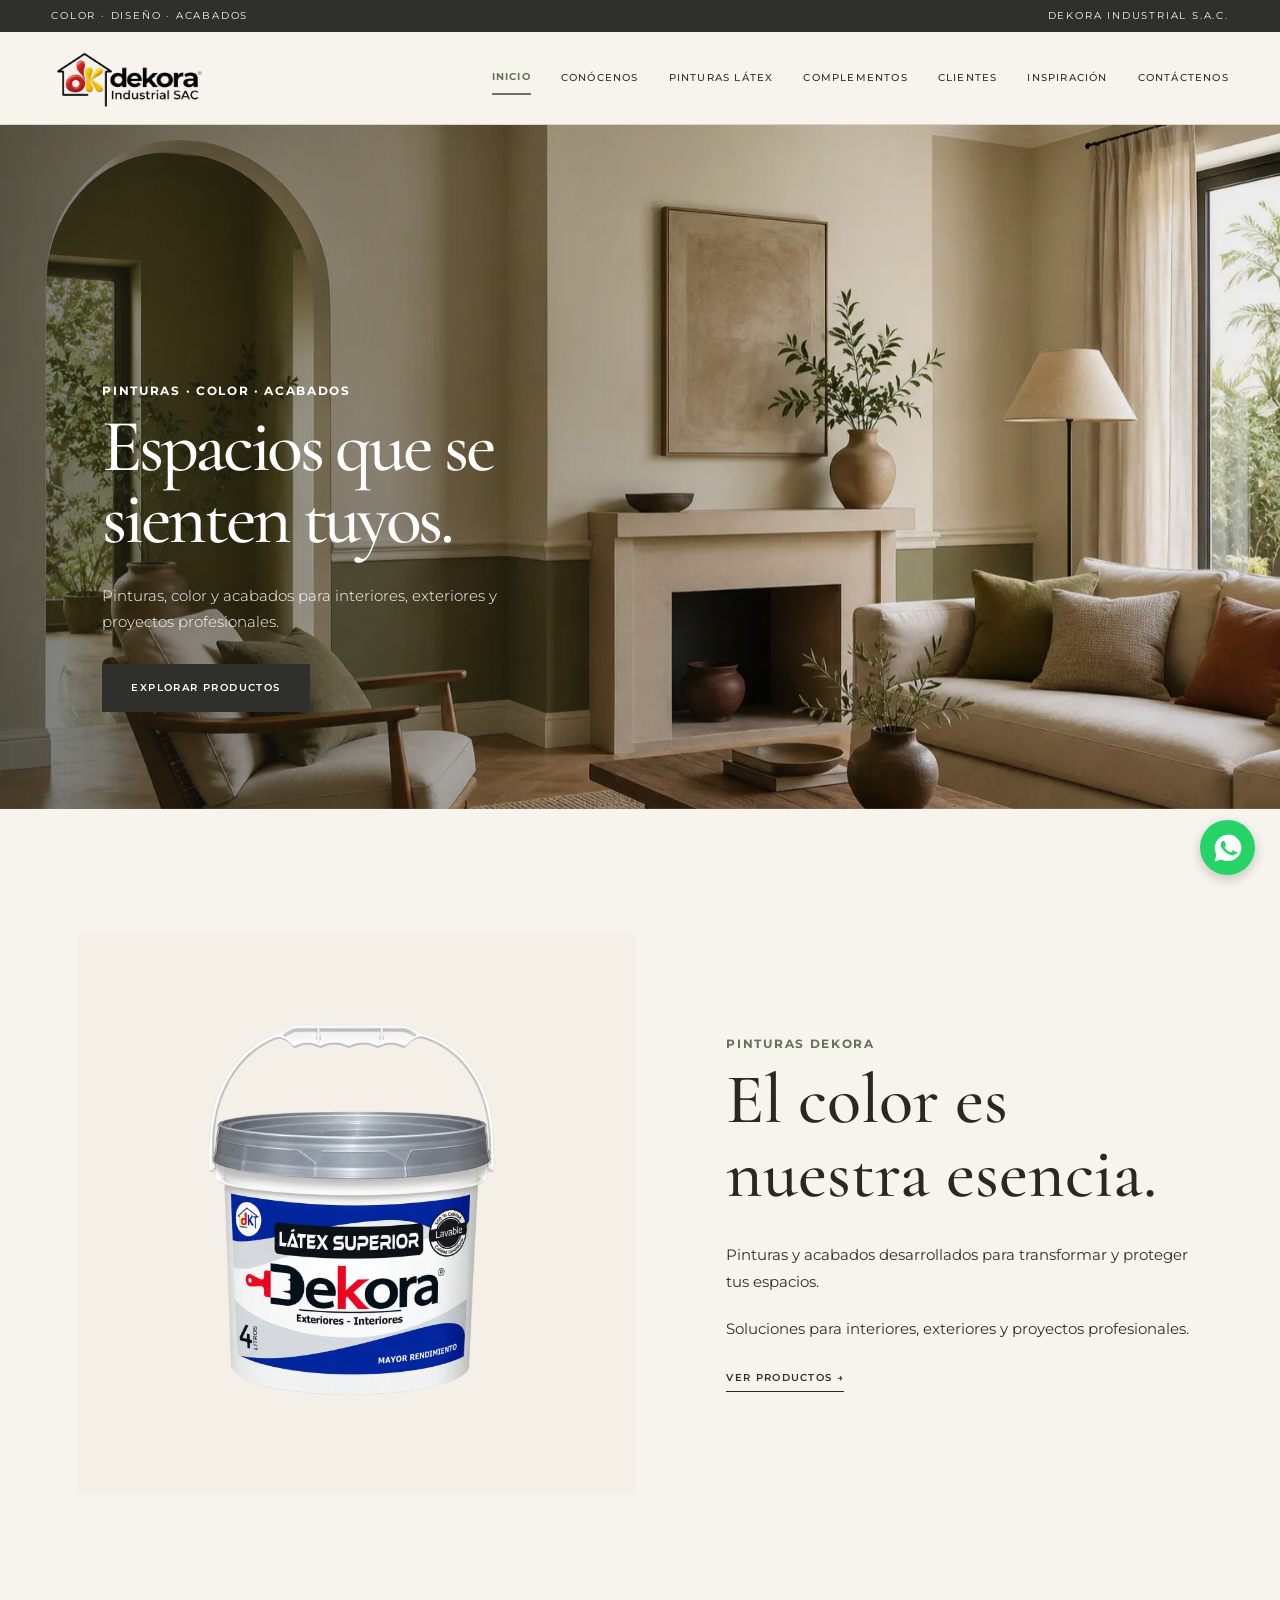
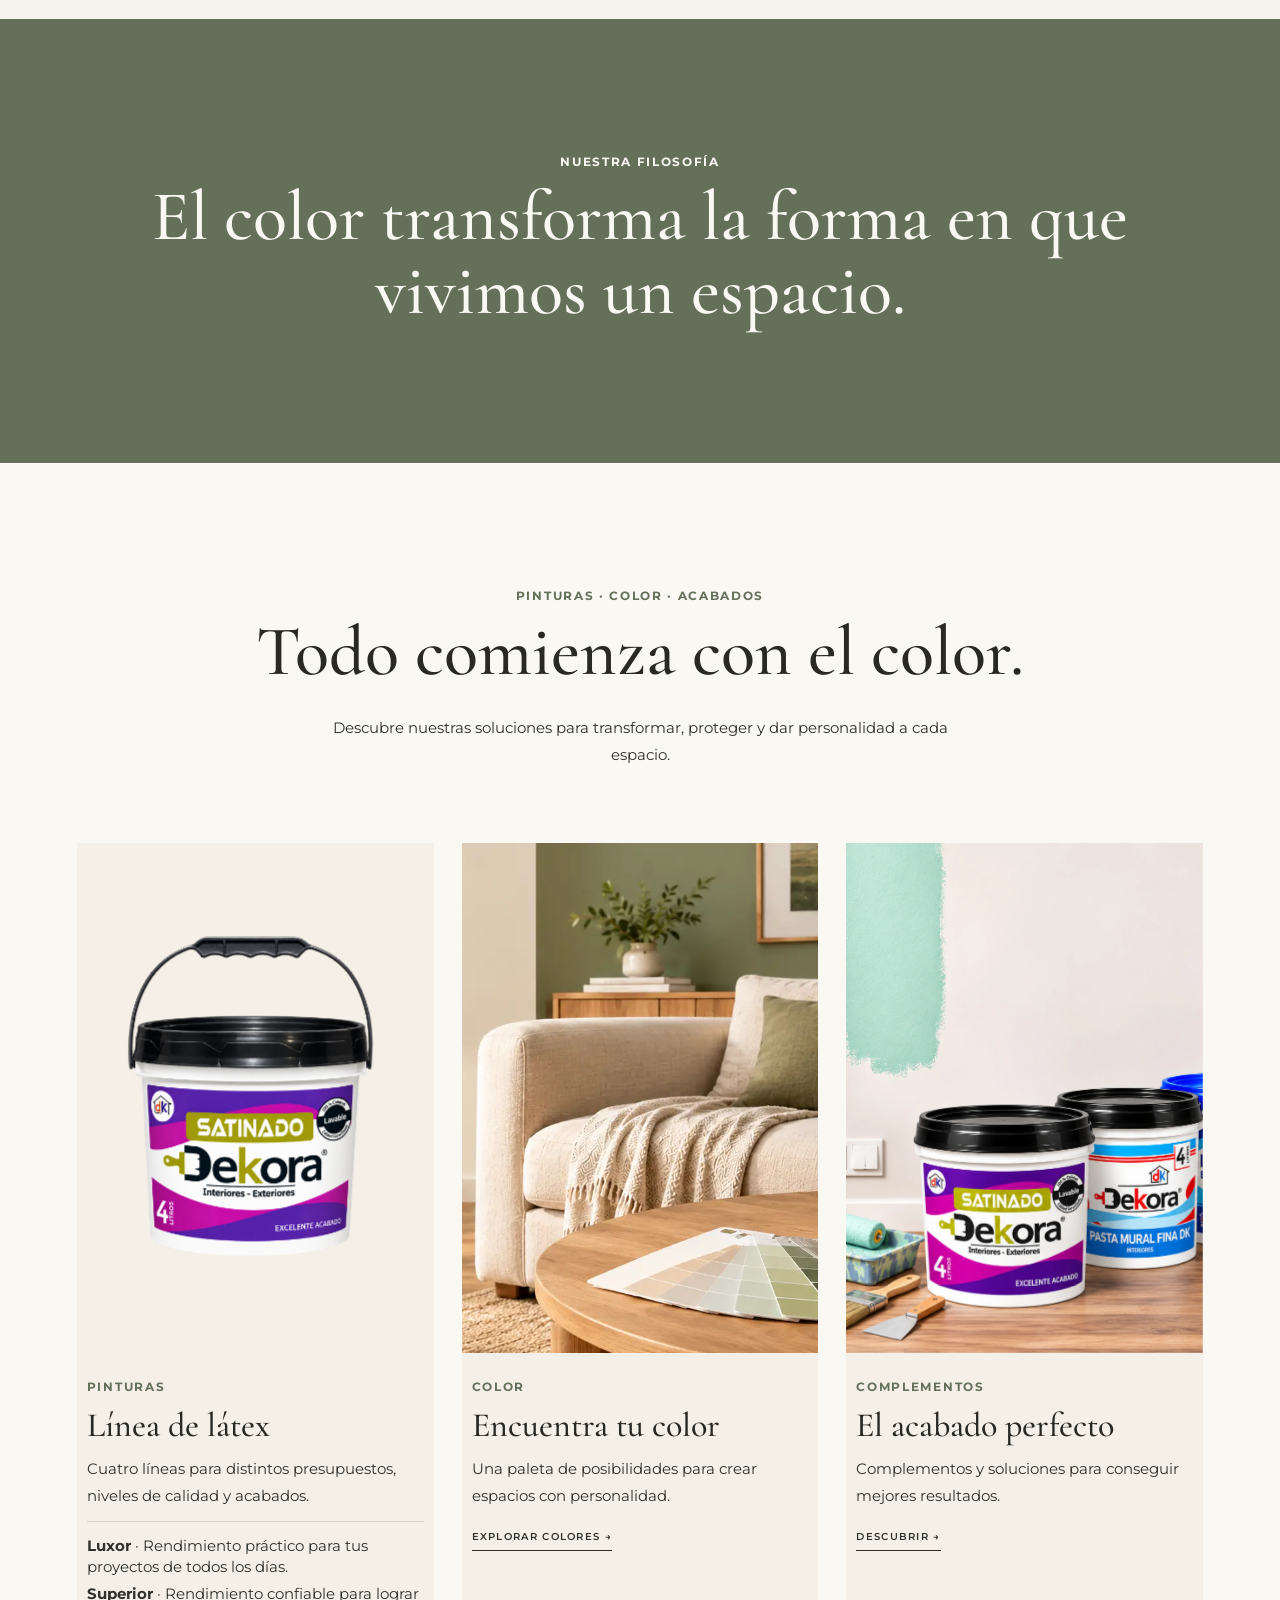
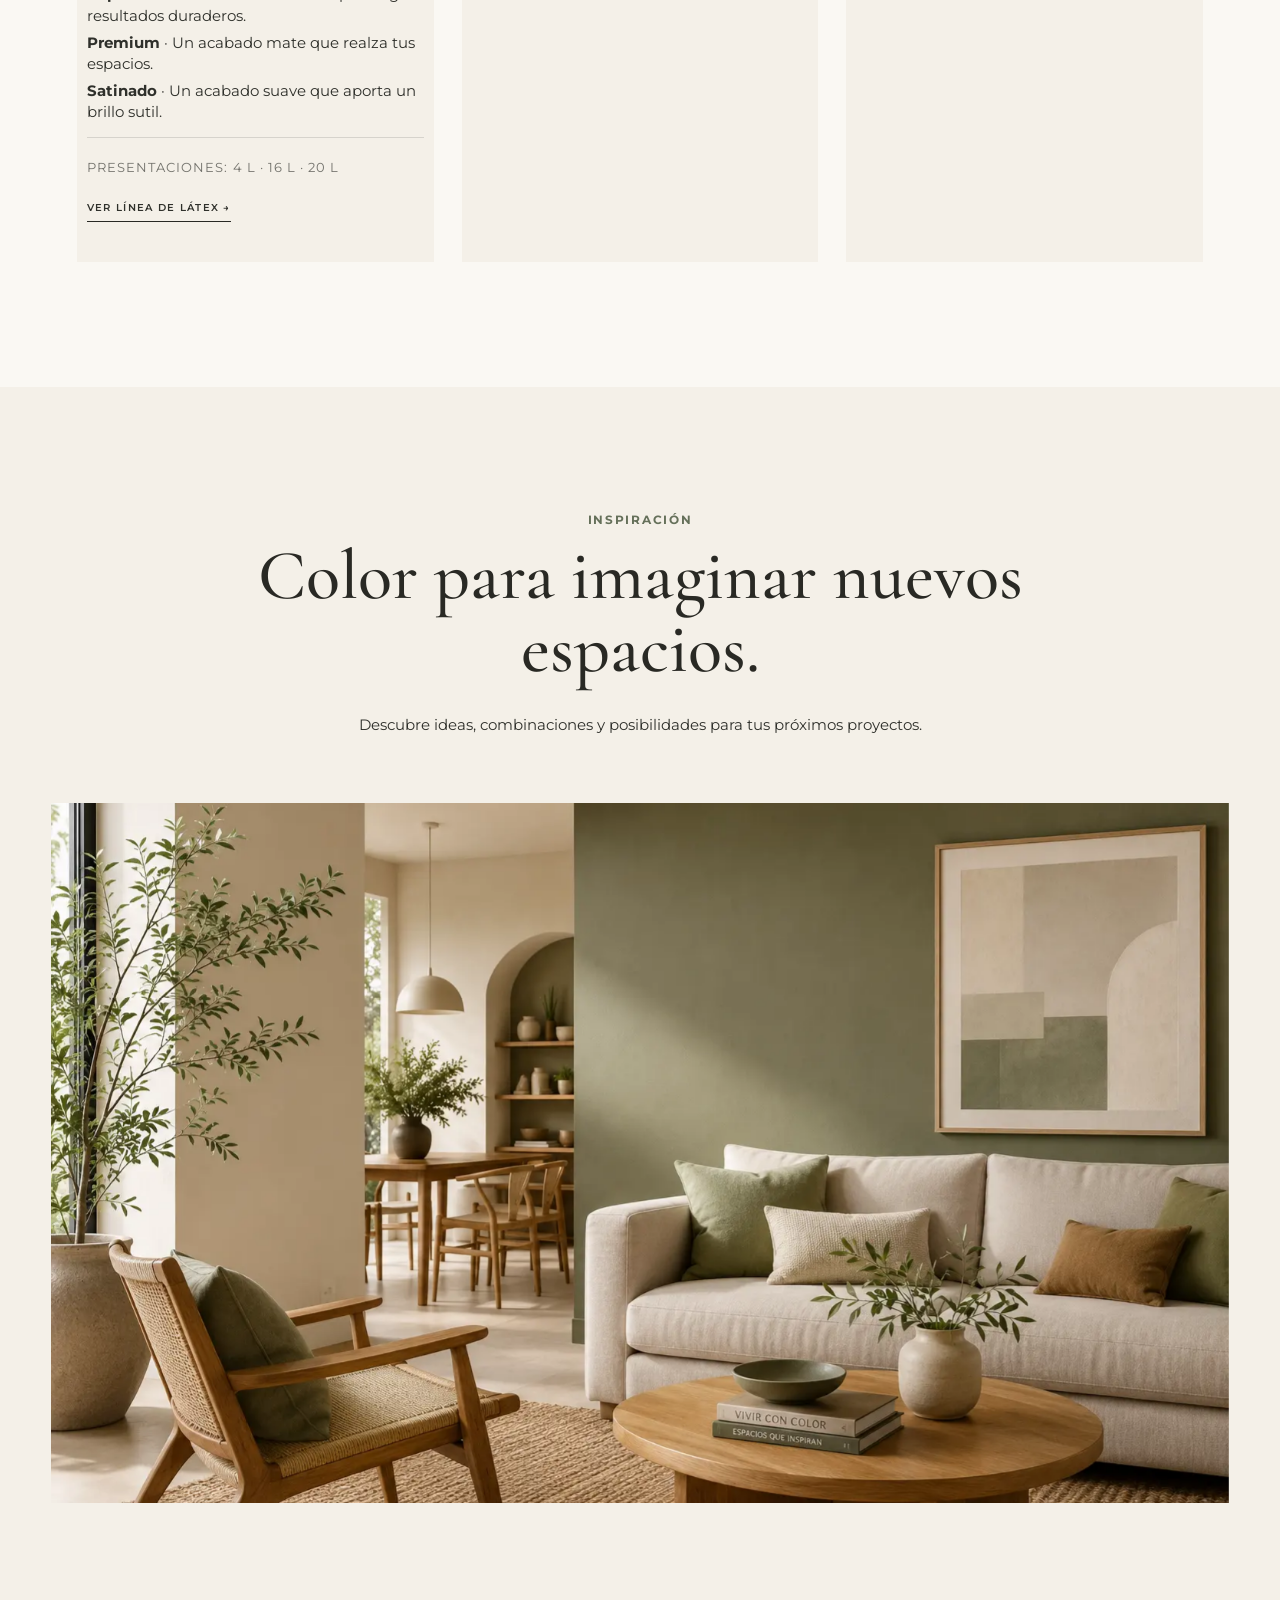
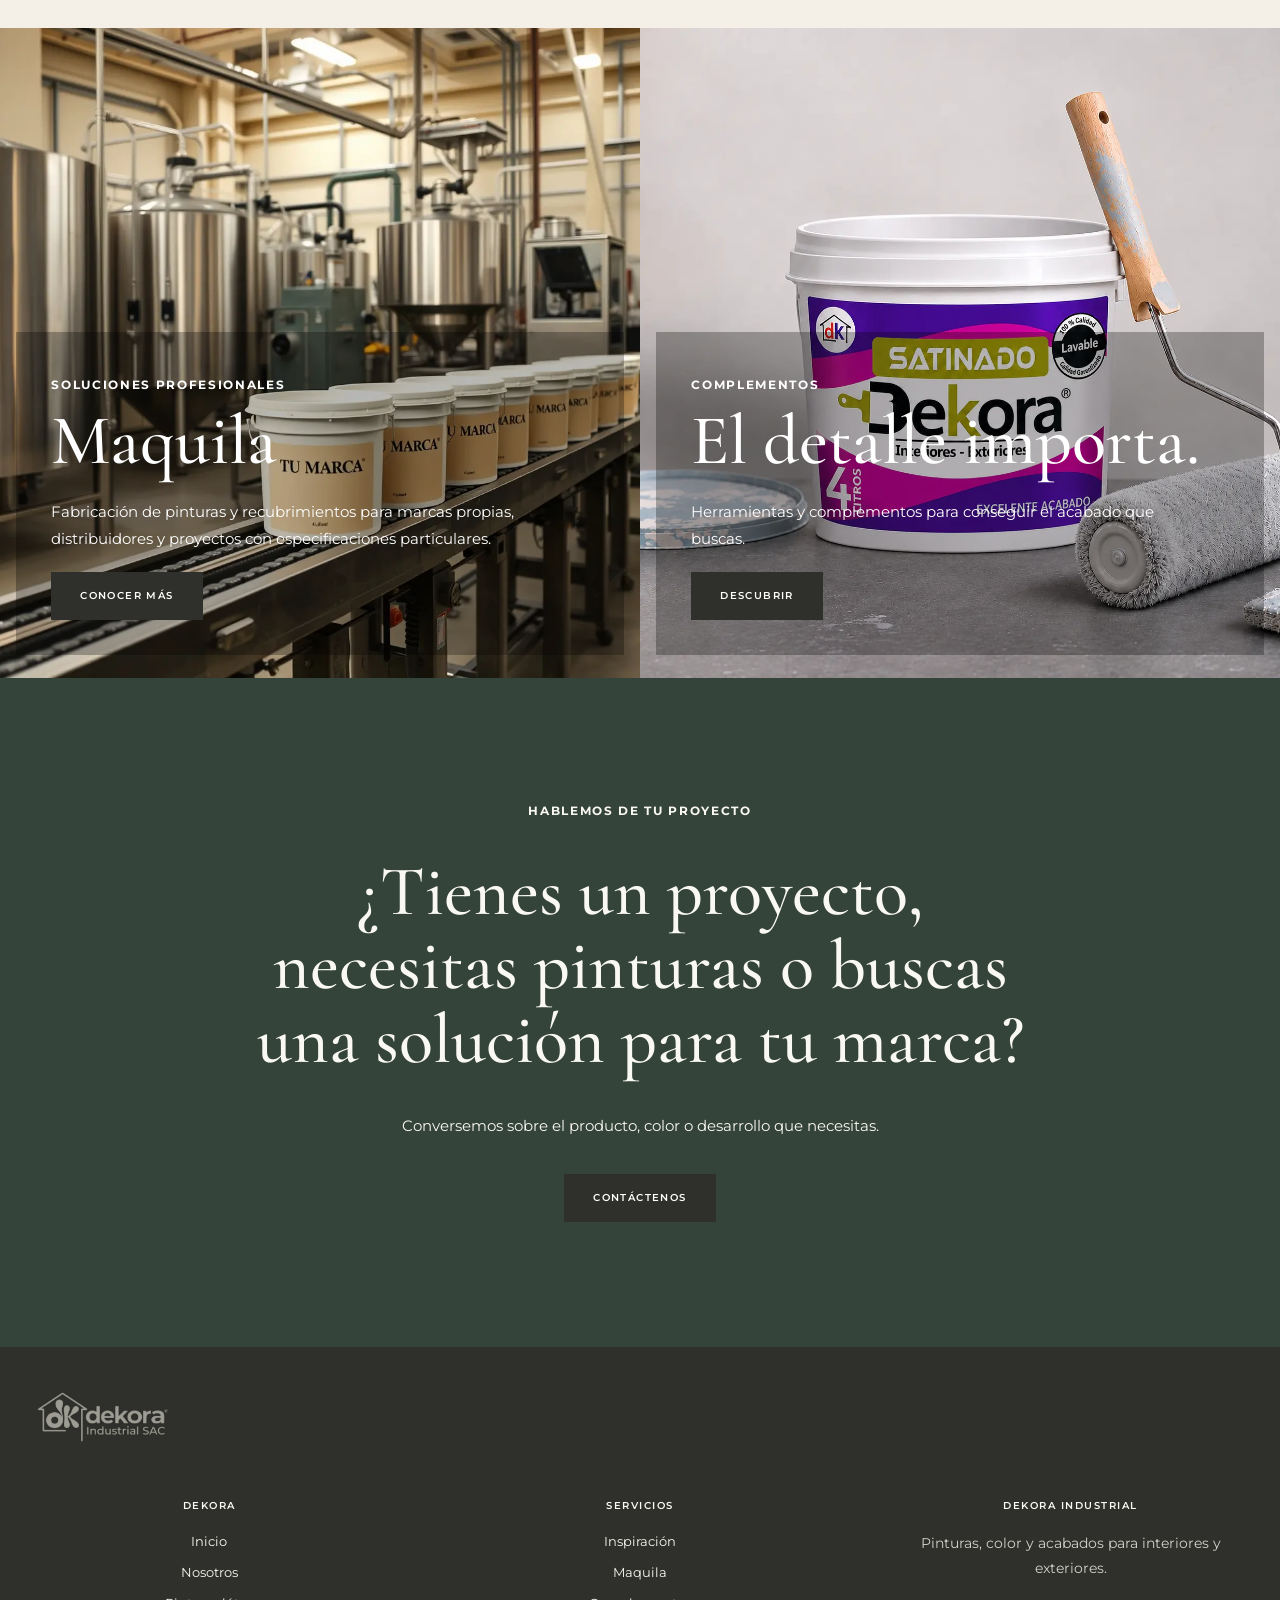
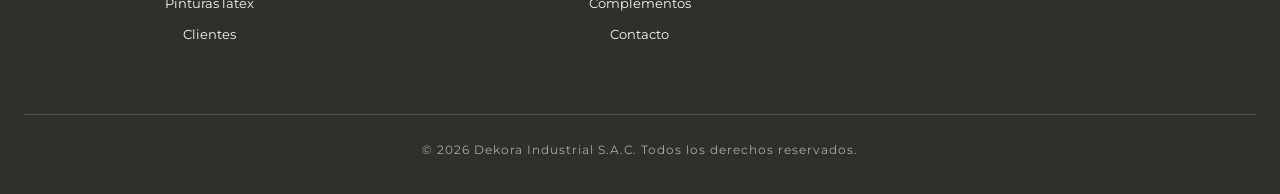
<file: index.html>
<!--
    DEKORA INDUSTRIAL - HOMEPAGE
    Author: Jose Alvarado
    Purpose: Main homepage for Dekora Industrial.
    Beginner guide: Each major section below has a comment explaining
    what it does and where to edit its content.

    ================================================================
    LATEST CHANGES
    2026-09-03 - Added the latex product hierarchy and current 4 L, 16 L, and 20 L presentations.
    Added author information and maintained one latest-changes record.
    ================================================================
-->
<!DOCTYPE html>
<html lang="es">

<head>
    <meta charset="utf-8">
    <meta name="viewport" content="width=device-width, initial-scale=1.0">

    <title>Pinturas Dekora | Fabricantes de Pinturas y Recubrimientos del Perú</title>
    <meta name="description"
        content="Descubre el catálogo de pinturas Látex Dekora Industrial S.A.C. Látex Premium, Satinado, Superior, Luxor, selladores vinílicos, pastas murales, complementos profesionales yrecubrimientos impermeabilizantes de alta calidad para proyectos en el Perú.">


    <!-- Open Graph para Redes Sociales y WhatsApp -->
    <meta property="og:title" content="Dekora Industrial S.A.C. | Calidad y Color en Pinturas">
    <meta property="og:description"
        content="Líderes en fabricación de pinturas látex, selladores y recubrimientos para el sector construcción e industrial en el Perú.">
    <meta property="og:image" content="assets/img/logo-2026.png">
    <meta property="og:type" content="website">
    <meta property="og:locale" content="es_PE">
    <!-- =========================================================
         GOOGLE FONTS
         Cormorant Garamond = editorial headings
         Montserrat = navigation, labels and body text
         ========================================================= -->
    <link rel="preconnect" href="https://fonts.googleapis.com">
    <link rel="preconnect" href="https://fonts.gstatic.com" crossorigin>
    <link
        href="https://fonts.googleapis.com/css2?family=Cormorant+Garamond:wght@400;500;600&family=Montserrat:wght@300;400;500;600&display=swap"
        rel="stylesheet">

    <!-- =========================================================
         DEKORA STYLES
         The old global.css is intentionally not loaded.
         It belongs to the retired jQuery slideshow.
         ========================================================= -->
    <link href="assets/css/estilos.css" rel="stylesheet" type="text/css">

    <script type="application/ld+json">
{
  "@context": "https://schema.org",
  "@type": "LocalBusiness",
  "name": "Dekora Industrial S.A.C.",
  "image": "https://www.dekora.pe/assets/img/logo-2026.png",
  "description": "Fabricación de pinturas látex, selladores y recubrimientos de alta calidad para el sector construcción e industrial en el Perú.",
  "address": {
    "@type": "PostalAddress",
    "streetAddress": "Calle Los Ebanistas 120",
    "addressLocality": "Ate, Lima",
    "addressCountry": "PE"
  },
  "geo": {
    "@type": "GeoCoordinates",
    "latitude": "-12.06215",
    "longitude": "-76.96453"
  },
  "telephone": "+5114351129",
  "url": "https://www.dekora.pe",
  "priceRange": "$$"
}
</script>

</head>

<script async src="https://www.googletagmanager.com/gtm.js?id=GTM-TJSDSMM5"></script>
<script>
    window.dataLayer = window.dataLayer || [];
    function gtag() { dataLayer.push(arguments); }
    gtag('js', new Date());
</script>

<body>

    <div id="contenedor">

        <!-- =========================================================
         HEADER
         ========================================================= -->
        <header class="site-header">
            <div class="top-bar"><span>Color · Diseño · Acabados</span><span>DEKORA INDUSTRIAL S.A.C.</span></div>
            <div class="main-header">
                <a href="index.html" class="logo" aria-label="Dekora - Inicio"><img src="assets/img/logo-2026.png"
                        alt="Dekora"></a>
                <nav class="main-nav" aria-label="Navegación principal">
                    <a href="index.html" class="active">Inicio</a>
                    <a href="conocenos.html">Conócenos</a>
                    <a href="latex.html">Pinturas látex</a>
                    <a href="complementos.html">Complementos</a>
                    <a href="clientes.html">Clientes</a>
                    <a href="ideas.html">Inspiración</a>
                    <a href="contactenos.html">Contáctenos</a>
                </nav>
            </div>
        </header>


        <!-- =========================================================
         MAIN CONTENT
         ========================================================= -->
        <main>

            <!-- =====================================================
             HERO
             -----------------------------------------------------
             TEMPORARY IMAGE:
             bienvenidos.jpg is kept until the new editorial
             2026 hero photograph is created.
             ===================================================== -->
            <section class="hero">

                <img src="assets/img/hero-editorial-2026.webp" alt="Espacios y color Dekora">

                <div class="hero-content">

                    <p class="eyebrow">Pinturas · Color · Acabados</p>

                    <h1>
                        Espacios que
                        se sienten tuyos.
                    </h1>

                    <p class="hero-description">
                        Pinturas, color y acabados para interiores, exteriores y proyectos profesionales.
                    </p>

                    <a href="latex.html" class="button">
                        Explorar productos
                    </a>

                </div>

            </section>


            <!-- =====================================================
             PAINT INTRODUCTION
             Uses the new transparent product artwork.
             ===================================================== -->
            <section class="intro">

                <!-- Homepage intro image: contain the full bucket and keep its visual size balanced. -->
                <div class="product-image-frame intro-superior-image">
                    <img src="assets/img/latex-superior-4lts.webp" alt="Dekora Látex Superior de 4 litros">
                </div>

                <div class="intro-text">

                    <p class="eyebrow">Pinturas Dekora</p>

                    <h2>
                        El color es
                        nuestra esencia.
                    </h2>

                    <p>
                        Pinturas y acabados desarrollados
                        para transformar y proteger
                        tus espacios.
                    </p>

                    <p>
                        Soluciones para interiores,
                        exteriores y proyectos
                        profesionales.
                    </p>

                    <a href="latex.html" class="text-link">
                        Ver productos →
                    </a>

                </div>

            </section>


            <!-- =====================================================
             BRAND STATEMENT
             ===================================================== -->
            <section class="statement">

                <p class="eyebrow">Nuestra filosofía</p>

                <h2>
                    El color transforma
                    la forma en que
                    vivimos un espacio.
                </h2>

            </section>


            <!-- =====================================================
             PRODUCTS
             Hierarchy:
             1. Paint
             2. Color
             3. Complements
             ===================================================== -->
            <section class="products-section">

                <div class="products-header">

                    <p class="eyebrow">Pinturas · Color · Acabados</p>

                    <h2>
                        Todo comienza
                        con el color.
                    </h2>

                    <p>
                        Descubre nuestras soluciones para
                        transformar, proteger y dar personalidad
                        a cada espacio.
                    </p>

                </div>

                <div class="products-grid">

                    <!-- PRODUCT 1: LATEX RANGE -->
                    <article class="product-card product-card-latex">

                        <!-- Product image: the CSS frame crops excess white space so the bucket appears large. -->
                        <div class="product-image-frame">
                            <img src="assets/img/productos-2026/04_Satinado.png"
                                alt="Dekora Látex Satinado de 4 litros">
                        </div>

                        <div class="product-card-content">
                            <p class="eyebrow">Pinturas</p>
                            <h3>Línea de látex</h3>
                            <p>
                                Cuatro líneas para distintos presupuestos, niveles de calidad y acabados.
                            </p>

                            <div class="latex-product-list">
                                <p><strong>Luxor</strong> · Rendimiento práctico para tus proyectos de todos los días.
                                </p>
                                <p><strong>Superior</strong> · Rendimiento confiable para lograr resultados duraderos.
                                </p>
                                <p><strong>Premium</strong> · Un acabado mate que realza tus espacios.</p>
                                <p><strong>Satinado</strong> · Un acabado suave que aporta un brillo sutil.</p>
                            </div>

                            <p class="product-meta">
                                Presentaciones: 4 L · 16 L · 20 L
                            </p>

                            <a href="latex.html" class="text-link">
                                Ver línea de látex →
                            </a>
                        </div>

                    </article>


                    <!-- PRODUCT 2: COLOR -->
                    <article class="product-card">

                        <img class="color-card-image" src="assets/img/carta-home.webp"
                            alt="Carta de colores Dekora sobre una mesa junto a un sofá" loading="lazy">

                        <div class="product-card-content">

                            <p class="eyebrow">Color</p>

                            <h3>Encuentra tu color</h3>

                            <p>
                                Una paleta de posibilidades para
                                crear espacios con personalidad.
                            </p>

                            <a href="carta.html" class="text-link">
                                Explorar colores →
                            </a>

                        </div>

                    </article>


                    <!-- PRODUCT 3: COMPLEMENTS -->
                    <article class="product-card">

                        <img src="assets/img/complementos.webp" alt="Complementos Dekora" loading="lazy">

                        <div class="product-card-content">

                            <p class="eyebrow">Complementos</p>

                            <h3>El acabado perfecto</h3>

                            <p>
                                Complementos y soluciones para
                                conseguir mejores resultados.
                            </p>

                            <a href="complementos.html" class="text-link">
                                Descubrir →
                            </a>

                        </div>

                    </article>

                </div>

            </section>


            <!-- =====================================================
             INSPIRATION
             TEMPORARY IMAGE:
             imgofrecemos.jpg will later be replaced by a new
             editorial interior photograph.
             ===================================================== -->
            <section class="inspiration">

                <div class="inspiration-header">

                    <p class="eyebrow">Inspiración</p>

                    <h2>
                        Color para imaginar
                        nuevos espacios.
                    </h2>

                    <p>
                        Descubre ideas, combinaciones y
                        posibilidades para tus próximos
                        proyectos.
                    </p>

                </div>

                <div class="inspiration-image">

                    <img src="assets/img/inspiracion.webp" alt="Inspiración Dekora" loading="lazy">

                </div>

            </section>


            <!-- =====================================================
             PROFESSIONAL SERVICES
             ===================================================== -->
            <section class="services">

                <article class="service">

                    <img src="assets/img/maquilados.webp" alt="Maquila Dekora" loading="lazy">

                    <div class="service-content">

                        <p class="eyebrow">
                            Soluciones profesionales
                        </p>

                        <h2>Maquila</h2>

                        <p>
                            Fabricación de pinturas y recubrimientos para marcas propias, distribuidores y proyectos con
                            especificaciones particulares.
                        </p>

                        <a href="maquila.html" class="button">
                            Conocer más
                        </a>

                    </div>

                </article>


                <article class="service">

                    <img src="assets/img/EldetalleImporta.webp" alt="Complementos Dekora" loading="lazy">

                    <div class="service-content">

                        <p class="eyebrow">Complementos</p>

                        <h2>El detalle importa.</h2>

                        <p>
                            Herramientas y complementos
                            para conseguir el acabado
                            que buscas.
                        </p>

                        <a href="complementos.html" class="button">
                            Descubrir
                        </a>

                    </div>

                </article>

            </section>


            <!-- =====================================================
             CONTACT CTA
             ===================================================== -->
            <section class="cta">

                <p class="eyebrow">Hablemos de tu proyecto</p>

                <h2>
                    ¿Tienes un proyecto, necesitas pinturas
                    o buscas una solución para tu marca?
                </h2>

                <p>
                    Conversemos sobre el producto, color o desarrollo que necesitas.
                </p>

                <a href="contactenos.html" class="button">
                    Contáctenos
                </a>

            </section>

        </main>


        <!-- Botón flotante de WhatsApp -->
        <a href="https://wa.me/51946542514?text=Hola,%20deseo%20más%20información%20sobre%20los%20productos%20y%20servicios%20de%20Dekora."
            target="_blank" rel="noopener noreferrer" class="whatsapp-float-btn" aria-label="Escríbenos por WhatsApp">
            <svg class="whatsapp-float-icon" xmlns="http://www.w3.org/2000/svg" viewBox="0 0 24 24">
                <path
                    d="M12.04 2c-5.52 0-10 4.48-10 10 0 1.77.46 3.45 1.28 4.9L2 22l5.25-1.38c1.41.77 3.03 1.21 4.79 1.21 5.52 0 10-4.48 10-10s-4.48-10-10-10zm5.81 14.19c-.24.67-1.4 1.28-1.93 1.36-.5.08-1.14.12-3.35-.78-2.88-1.19-4.75-4.14-4.89-4.33-.14-.19-1.16-1.55-1.16-2.96 0-1.41.74-2.1 1-2.38.26-.28.57-.35.76-.35.19 0 .38 0 .55.01.18.01.42-.07.66.51.24.58.82 2 .89 2.15.07.15.12.33.02.53-.1.2-.15.33-.3.51-.15.18-.32.4-.46.54-.15.15-.31.31-.13.61.18.3 0.8 1.32 1.72 2.14 1.18 1.05 2.18 1.38 2.49 1.53.31.15.49.13.67-.08.18-.21.78-.91.99-1.23.21-.32.42-.27.71-.16.29.11 1.83.86 2.14 1.02.31.16.52.24.6.37.08.13.08.75-.16 1.42z" />
            </svg>
        </a>


        <!-- =========================================================
             FOOTER
             ========================================================= -->
        <footer class="site-footer">

            <div class="footer-brand">
                <img src="assets/img/logo-2026-white_gray.png" alt="Dekora">
            </div>

            <div class="footer-columns">

                <div>
                    <h3>Dekora</h3>
                    <a href="index.html">Inicio</a>
                    <a href="conocenos.html">Nosotros</a>
                    <a href="latex.html">Pinturas látex</a>
                    <a href="clientes.html">Clientes</a>
                </div>

                <div>
                    <h3>Servicios</h3>
                    <a href="ideas.html">Inspiración</a>
                    <a href="maquila.html">Maquila</a>
                    <a href="complementos.html">Complementos</a>
                    <a href="contactenos.html">Contacto</a>
                </div>

                <div>
                    <h3>Dekora Industrial</h3>
                    <p>
                        Pinturas, color y acabados
                        para interiores y exteriores.
                    </p>
                </div>

            </div>

            <div class="copyright">
                © 2026 Dekora Industrial S.A.C.
                Todos los derechos reservados.
            </div>

        </footer>

    </div>

</body>

</html>
</file>
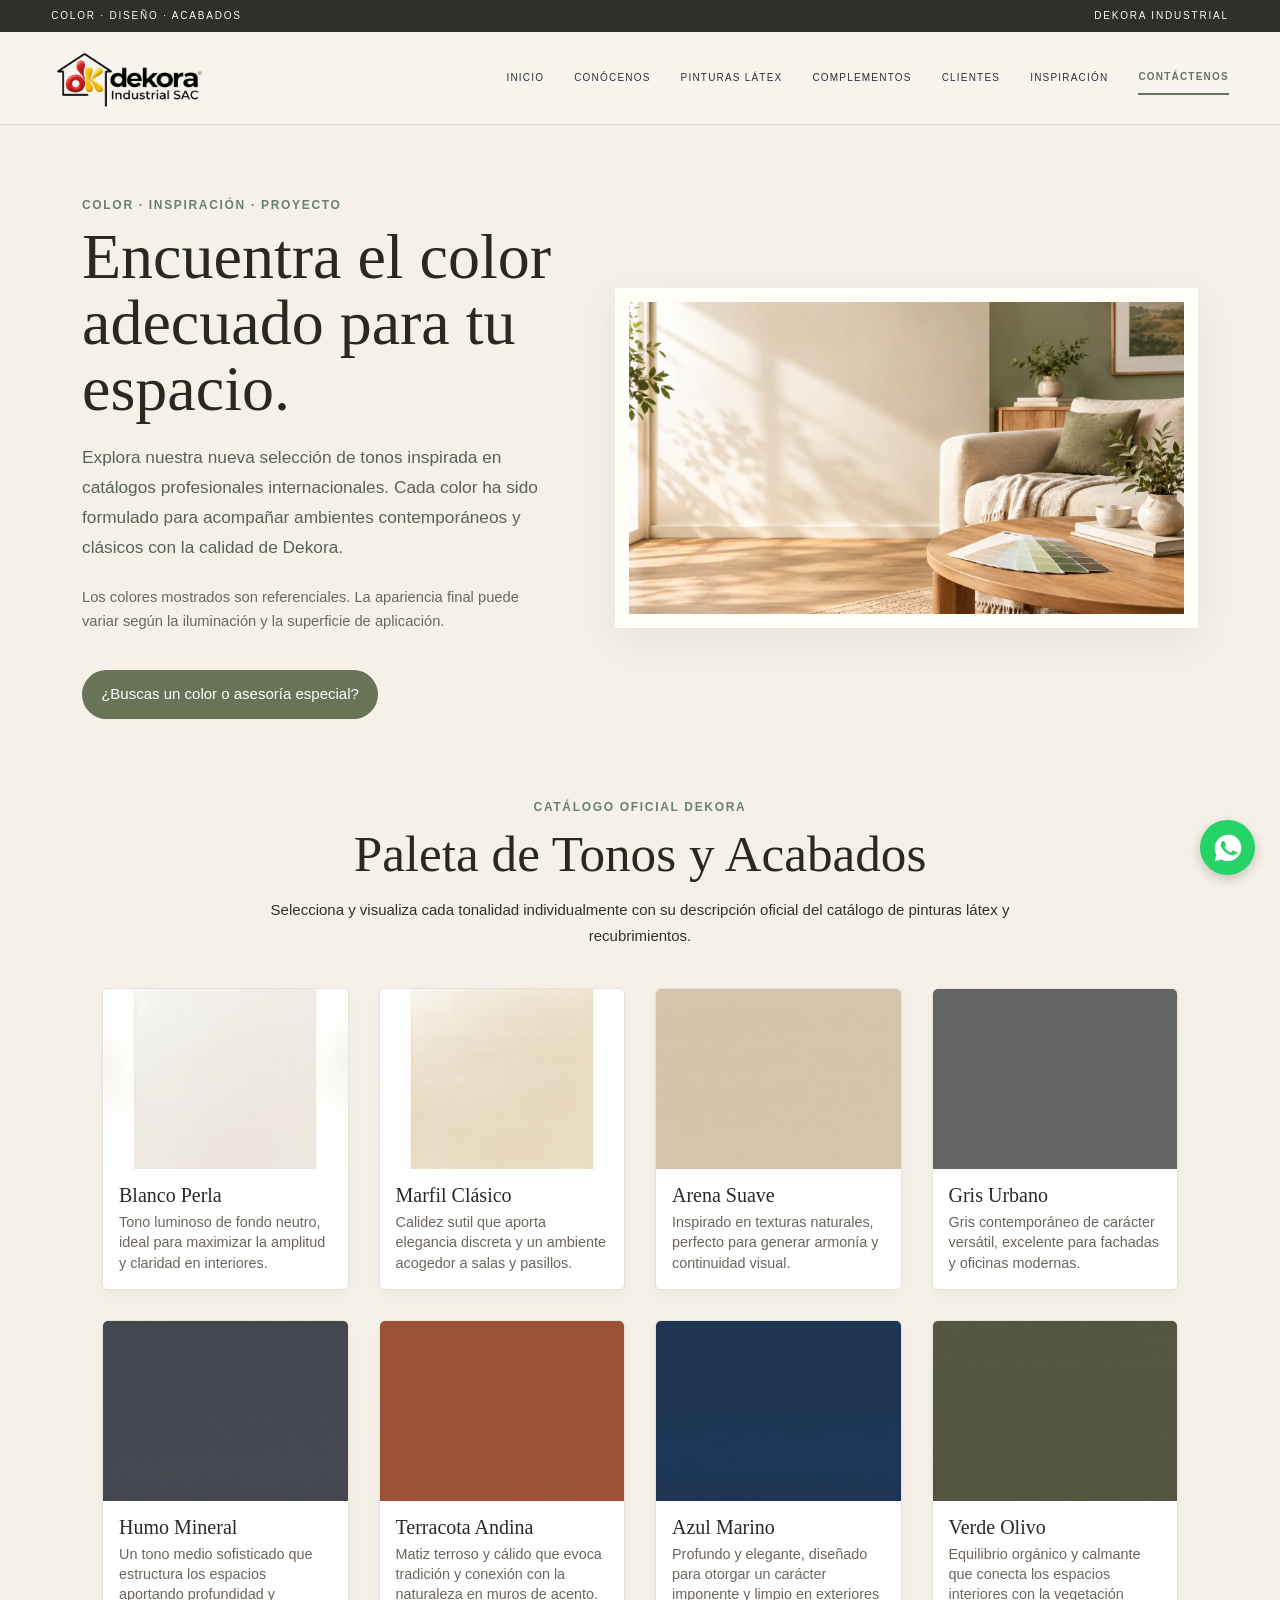
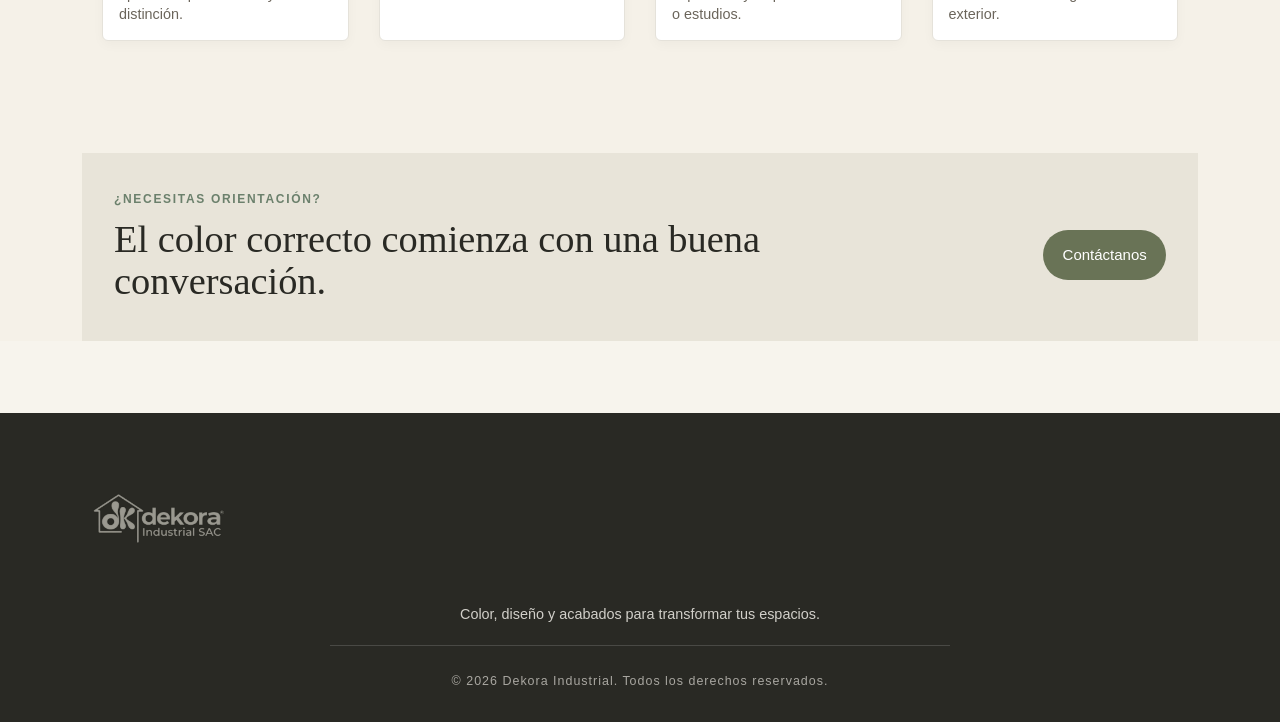
<file: carta.html>
<!DOCTYPE html>
<html lang="es">

<head>
  <meta charset="utf-8">
  <meta name="viewport" content="width=device-width, initial-scale=1.0">

  <title>Carta de Colores y Tonos para Proyectos | Dekora Industrial</title>
  <meta name="description"
    content="Explora nuestra carta de colores por tonos inspirada en estándares profesionales. Encuentra muestras individuales y asesórate con nuestro equipo comercial en el Perú.">

  <!-- Open Graph -->
  <meta property="og:title" content="Dekora Industrial S.A.C. | Calidad y Color en Pinturas">
  <meta property="og:description"
    content="Líderes en fabricación de pinturas látex, selladores y recubrimientos para el sector construcción e industrial en el Perú.">
  <meta property="og:image" content="assets/img/logo-2026.png">
  <meta property="og:type" content="website">
  <meta property="og:locale" content="es_PE">

  <link href="assets/css/estilos.css" rel="stylesheet">

  <!-- Estilos específicos añadidos para la cuadrícula estilo Little Greene -->
  <style>
    .color-swatch-grid {
      display: grid;
      grid-template-columns: repeat(auto-fill, minmax(220px, 1fr));
      gap: 30px;
      max-width: 1200px;
      margin: 40px auto;
      padding: 0 20px;
    }

    .color-swatch-card {
      background: #fff;
      border: 1px solid #e5e2da;
      border-radius: 6px;
      overflow: hidden;
      box-shadow: 0 4px 12px rgba(0, 0, 0, 0.03);
      transition: transform 0.2s ease, box-shadow 0.2s ease;
    }

    .color-swatch-card:hover {
      transform: translateY(-4px);
      box-shadow: 0 8px 20px rgba(0, 0, 0, 0.08);
    }

    .color-swatch-img {
      width: 100%;
      height: 180px;
      object-fit: cover;
      display: block;
    }

    .color-swatch-info {
      padding: 16px;
      text-align: left;
    }

    .color-swatch-info h3 {
      font-family: 'Cormorant Garamond', serif;
      font-size: 1.25rem;
      color: #2c2825;
      margin-bottom: 6px;
    }

    .color-swatch-info p {
      font-size: 0.9rem;
      color: #6b655b;
      margin: 0;
      line-height: 1.4;
    }
  </style>
</head>
<script async src="https://www.googletagmanager.com/gtm.js?id=GTM-TJSDSMM5"></script>
<script>
  window.dataLayer = window.dataLayer || [];
  function gtag() { dataLayer.push(arguments); }
  gtag('js', new Date());
</script>

<body>
  <div id="contenedor">

    <!-- HEADER -->
    <header class="site-header">
      <div class="top-bar"><span>Color · Diseño · Acabados</span><span>DEKORA INDUSTRIAL</span></div>
      <div class="main-header">
        <a href="index.html" class="logo" aria-label="Dekora - Inicio"><img src="assets/img/logo-2026.png"
            alt="Dekora"></a>
        <nav class="main-nav" aria-label="Navegación principal">
          <a href="index.html">Inicio</a>
          <a href="conocenos.html">Conócenos</a>
          <a href="latex.html">Pinturas látex</a>
          <a href="complementos.html">Complementos</a>
          <a href="clientes.html">Clientes</a>
          <a href="ideas.html">Inspiración</a>
          <a href="contactenos.html" class="active">Contáctenos</a>
        </nav>
      </div>
    </header>

    <main class="carta-page">

      <!-- HERO EDITORIAL -->
      <section class="carta-hero">
        <div class="carta-hero-copy">
          <p class="eyebrow">Color · Inspiración · Proyecto</p>
          <h1>Encuentra el color adecuado para tu espacio.</h1>
          <p class="lead">Explora nuestra nueva selección de tonos inspirada en catálogos profesionales internacionales.
            Cada color ha sido formulado para acompañar ambientes contemporáneos y clásicos con la calidad de Dekora.
          </p>
          <p class="carta-note">Los colores mostrados son referenciales. La apariencia final puede variar según la
            iluminación y la superficie de aplicación.</p>
          <a class="button-link" href="contactenos.html">¿Buscas un color o asesoría especial?</a>
        </div>
        <div class="carta-hero-media">
          <img src="assets/img/carta-hero.webp" alt="Interior contemporáneo con muestras de color Dekora"
            loading="lazy">
        </div>
      </section>

      <!-- SECCIÓN DE MUESTRAS INDIVIDUALES (Estilo Little Greene / Grid en formato WebP) -->
      <section class="carta-library" aria-labelledby="carta-title">
        <div class="section-intro" style="text-align: center; max-width: 800px; margin: 0 auto; padding: 0 20px;">
          <p class="eyebrow">Catálogo Oficial Dekora</p>
          <h2 id="carta-title">Paleta de Tonos y Acabados</h2>
          <p>Selecciona y visualiza cada tonalidad individualmente con su descripción oficial del catálogo de pinturas
            látex y recubrimientos.</p>
        </div>

        <div class="color-swatch-grid">

          <!-- Tono 01 -->
          <article class="color-swatch-card">
            <img src="assets/img/colores/blanco-perla.webp" alt="Muestra de color Blanco Perla Dekora"
              class="color-swatch-img" loading="lazy">
            <div class="color-swatch-info">
              <h3>Blanco Perla</h3>
              <p>Tono luminoso de fondo neutro, ideal para maximizar la amplitud y claridad en interiores.</p>
            </div>
          </article>

          <!-- Tono 02 -->
          <article class="color-swatch-card">
            <img src="assets/img/colores/marfil-clasico.webp" alt="Muestra de color Marfil Clásico Dekora"
              class="color-swatch-img" loading="lazy">
            <div class="color-swatch-info">
              <h3>Marfil Clásico</h3>
              <p>Calidez sutil que aporta elegancia discreta y un ambiente acogedor a salas y pasillos.</p>
            </div>
          </article>

          <!-- Tono 03 -->
          <article class="color-swatch-card">
            <img src="assets/img/colores/arena-suave.webp" alt="Muestra de color Arena Suave Dekora"
              class="color-swatch-img" loading="lazy">
            <div class="color-swatch-info">
              <h3>Arena Suave</h3>
              <p>Inspirado en texturas naturales, perfecto para generar armonía y continuidad visual.</p>
            </div>
          </article>

          <!-- Tono 04 -->
          <article class="color-swatch-card">
            <img src="assets/img/colores/gris-urbano.webp" alt="Muestra de color Gris Urbano Dekora"
              class="color-swatch-img" loading="lazy">
            <div class="color-swatch-info">
              <h3>Gris Urbano</h3>
              <p>Gris contemporáneo de carácter versátil, excelente para fachadas y oficinas modernas.</p>
            </div>
          </article>

          <!-- Tono 05 -->
          <article class="color-swatch-card">
            <img src="assets/img/colores/humo-mineral.webp" alt="Muestra de color Humo Mineral Dekora"
              class="color-swatch-img" loading="lazy">
            <div class="color-swatch-info">
              <h3>Humo Mineral</h3>
              <p>Un tono medio sofisticado que estructura los espacios aportando profundidad y distinción.</p>
            </div>
          </article>

          <!-- Tono 06 -->
          <article class="color-swatch-card">
            <img src="assets/img/colores/terracota-andina.webp" alt="Muestra de color Terracota Andina Dekora"
              class="color-swatch-img" loading="lazy">
            <div class="color-swatch-info">
              <h3>Terracota Andina</h3>
              <p>Matiz terroso y cálido que evoca tradición y conexión con la naturaleza en muros de acento.</p>
            </div>
          </article>

          <!-- Tono 07 -->
          <article class="color-swatch-card">
            <img src="assets/img/colores/azul-marino.webp" alt="Muestra de color Azul Marino Dekora"
              class="color-swatch-img" loading="lazy">
            <div class="color-swatch-info">
              <h3>Azul Marino</h3>
              <p>Profundo y elegante, diseñado para otorgar un carácter imponente y limpio en exteriores o estudios.</p>
            </div>
          </article>

          <!-- Tono 08 -->
          <article class="color-swatch-card">
            <img src="assets/img/colores/verde-olivo.webp" alt="Muestra de color Verde Olivo Dekora"
              class="color-swatch-img" loading="lazy">
            <div class="color-swatch-info">
              <h3>Verde Olivo</h3>
              <p>Equilibrio orgánico y calmante que conecta los espacios interiores con la vegetación exterior.</p>
            </div>
          </article>

        </div>
      </section>

      <!-- CALL TO ACTION -->
      <section class="carta-cta">
        <div>
          <p class="eyebrow">¿Necesitas orientación?</p>
          <h2>El color correcto comienza con una buena conversación.</h2>
        </div>
        <a class="button-link" href="contactenos.html">Contáctanos</a>
      </section>
    </main>

    <!-- WhatsApp Floating Button -->
    <a href="https://wa.me/51946542514?text=Hola,%20deseo%20más%20información%20sobre%20los%20colores%20y%20productos%20de%20Dekora."
      target="_blank" rel="noopener noreferrer" class="whatsapp-float-btn" aria-label="Escríbenos por WhatsApp">
      <svg class="whatsapp-float-icon" xmlns="http://www.w3.org/2000/svg" viewBox="0 0 24 24">
        <path
          d="M12.04 2c-5.52 0-10 4.48-10 10 0 1.77.46 3.45 1.28 4.9L2 22l5.25-1.38c1.41.77 3.03 1.21 4.79 1.21 5.52 0 10-4.48 10-10s-4.48-10-10-10zm5.81 14.19c-.24.67-1.4 1.28-1.93 1.36-.5.08-1.14.12-3.35-.78-2.88-1.19-4.75-4.14-4.89-4.33-.14-.19-1.16-1.55-1.16-2.96 0-1.41.74-2.1 1-2.38.26-.28.57-.35.76-.35.19 0 .38 0 .55.01.18.01.42-.07.66.51.24.58.82 2 .89 2.15.07.15.12.33.02.53-.1.2-.15.33-.3.51-.15.18-.32.4-.46.54-.15.15-.31.31-.13.61.18.3 0.8 1.32 1.72 2.14 1.18 1.05 2.18 1.38 2.49 1.53.31.15.49.13.67-.08.18-.21.78-.91.99-1.23.21-.32.42-.27.71-.16.29.11 1.83.86 2.14 1.02.31.16.52.24.6.37.08.13.08.75-.16 1.42z" />
      </svg>
    </a>

    <!-- FOOTER -->
    <footer id="piepagina" class="site-footer">
      <div class="footer-inner">
        <div class="footer-brand"><img src="assets/img/logo-2026-white_gray.png" alt="Dekora"></div>
        <p>Color, diseño y acabados para transformar tus espacios.</p>
        <p class="copyright">© 2026 Dekora Industrial. Todos los derechos reservados.</p>
      </div>
    </footer>
  </div>
</body>

</html>
</file>
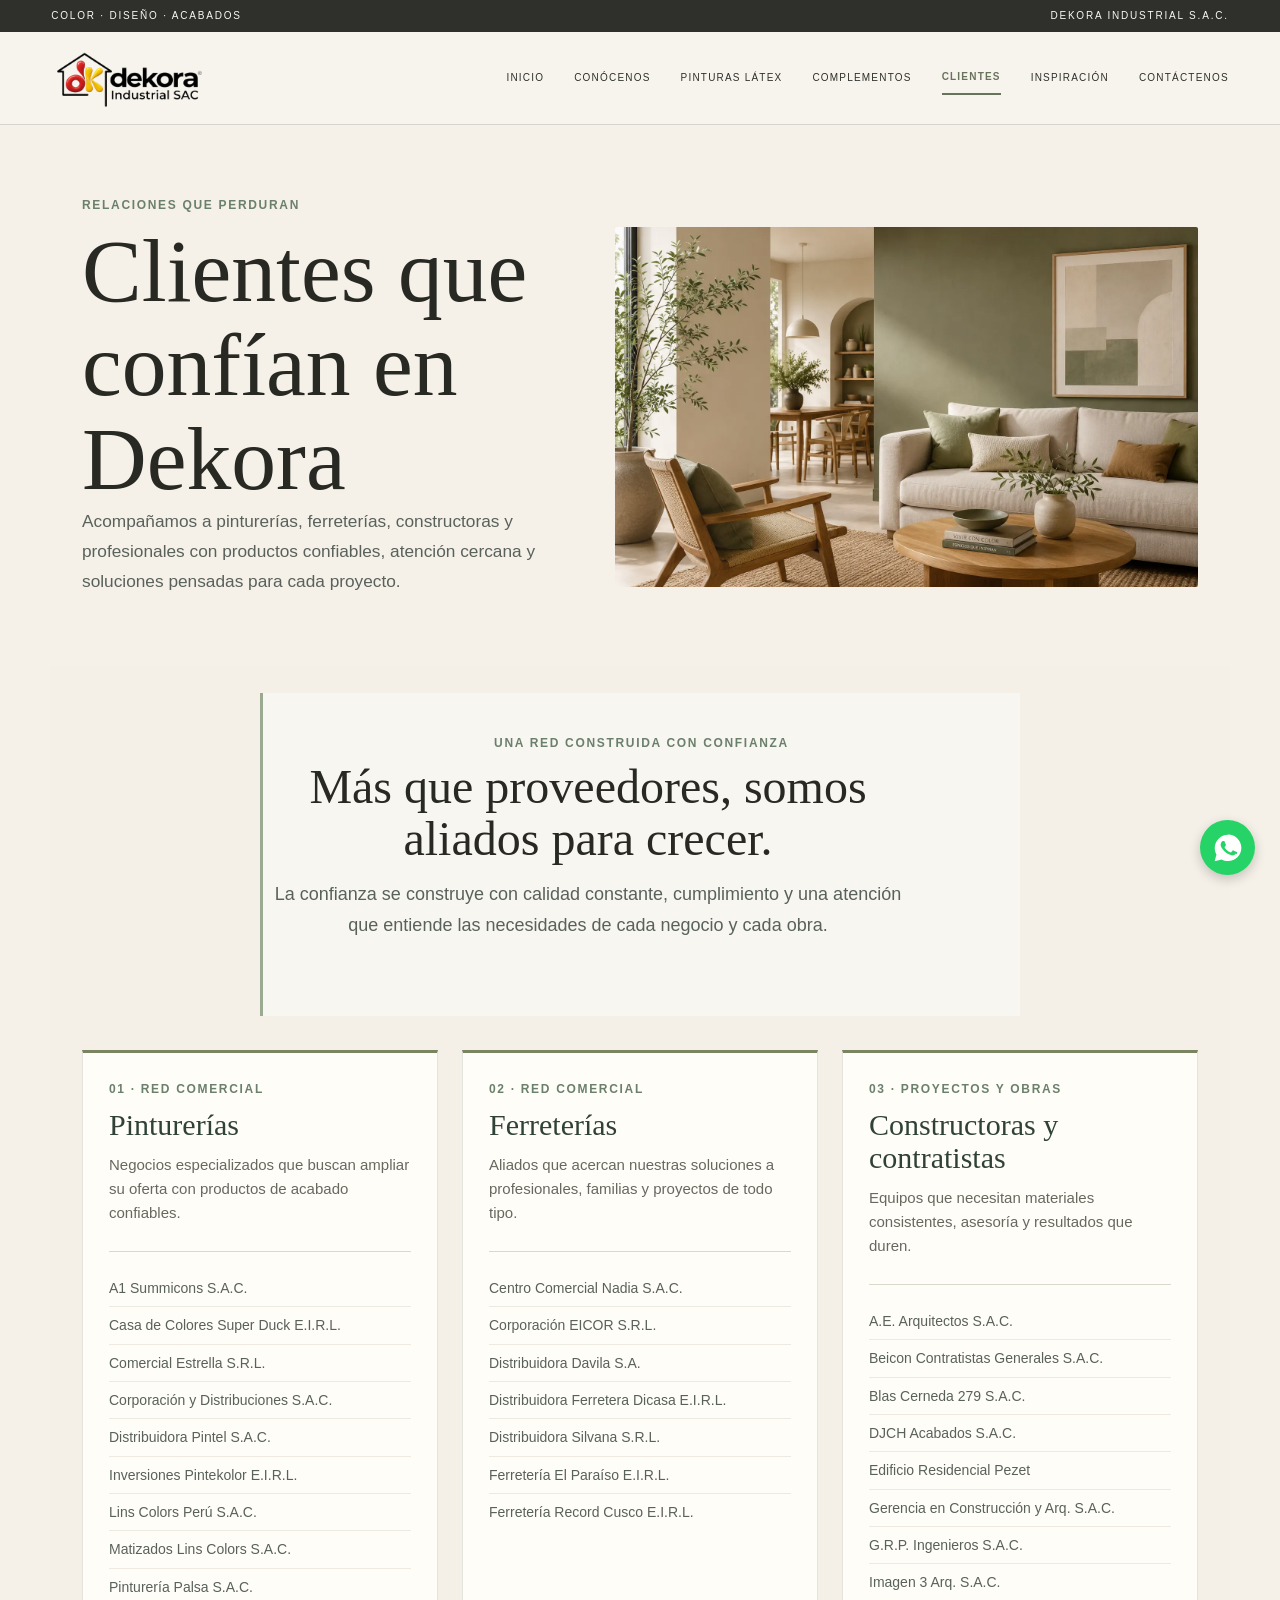
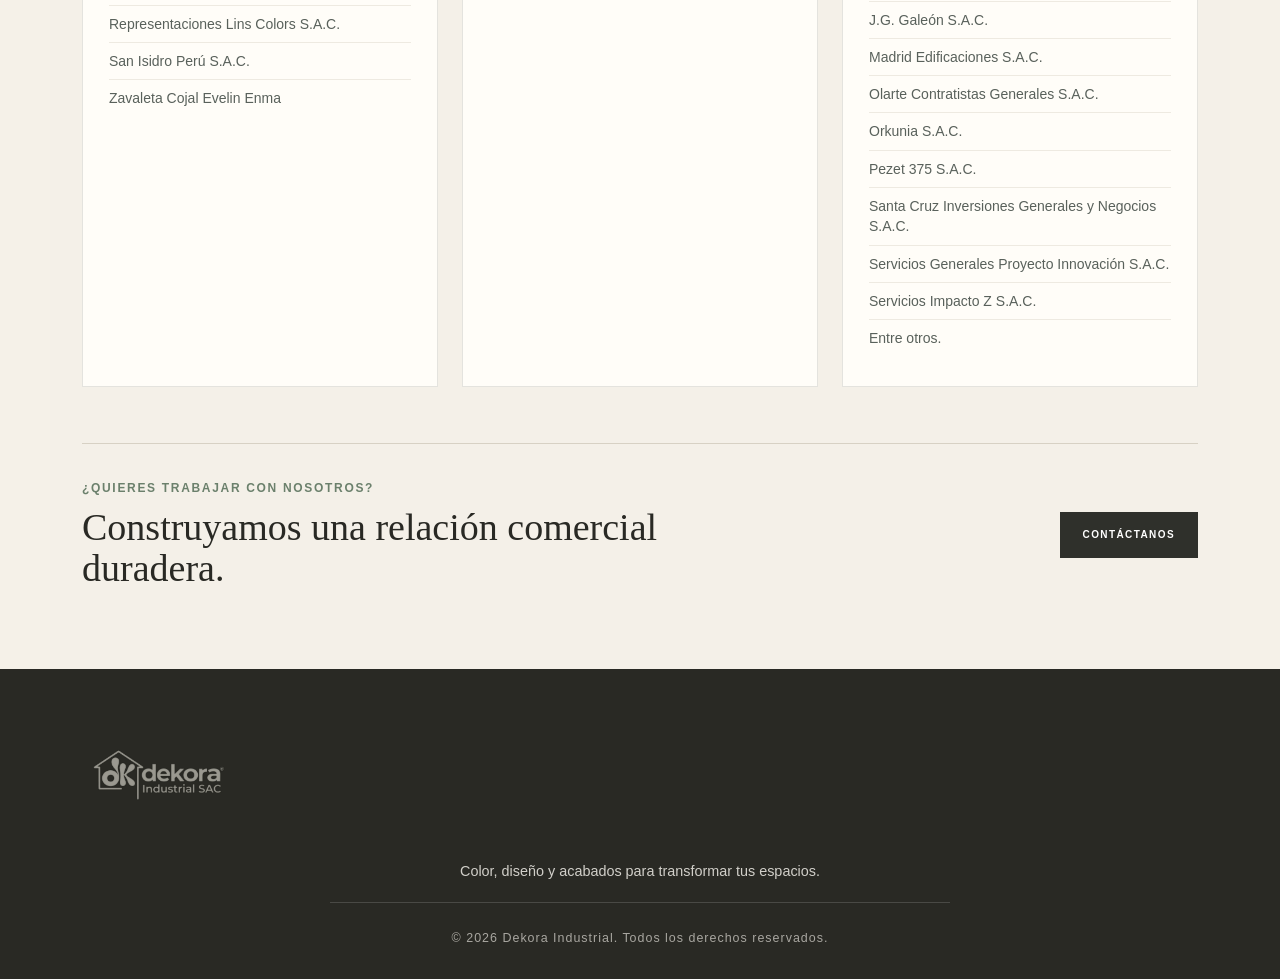
<file: clientes.html>
<!-- Dekora page: clientes.html. Shared layout styles are loaded from assets/css/estilos.css. -->
<!DOCTYPE HTML>
<html>

<head>
  <meta charset="utf-8">
  <meta name="viewport" content="width=device-width, initial-scale=1.0">

  <!-- CAMBIAR EL TÍTULO Y DESCRIPCIÓN SEGÚN CADA PÁGINA -->
  <title>Clientes y Distribuidores Autorizados | Dekora Industrial</title>
  <meta name="description"
    content="Conoce a las constructoras, ferreterías y distribuidores que confían en la calidad, durabilidad y rendimiento de las pinturas y acabados Dekora en el Perú.">
  <!-- Open Graph (Igual para todas las páginas para mantener la marca en WhatsApp/Redes) -->
  <meta property="og:title" content="Dekora Industrial S.A.C. | Calidad y Color en Pinturas">
  <meta property="og:description"
    content="Líderes en fabricación de pinturas látex, selladores y recubrimientos para el sector construcción e industrial en el Perú.">
  <meta property="og:image" content="assets/img/logo-2026.png">
  <meta property="og:type" content="website">
  <meta property="og:locale" content="es_PE">

  <!-- Tus estilos habituales -->
  <link href="assets/css/estilos.css" rel="stylesheet">
</head>
<script async src="https://www.googletagmanager.com/gtm.js?id=GTM-TJSDSMM5"></script>
<script>
  window.dataLayer = window.dataLayer || [];
  function gtag() { dataLayer.push(arguments); }
  gtag('js', new Date());
</script>

<body>

  <div id="contenedor">

    <header class="site-header">
      <div class="top-bar"><span>Color · Diseño · Acabados</span><span>DEKORA INDUSTRIAL S.A.C.</span></div>
      <div class="main-header">
        <a href="index.html" class="logo" aria-label="Dekora - Inicio"><img src="assets/img/logo-2026.png"
            alt="Dekora"></a>
        <nav class="main-nav" aria-label="Navegación principal">
          <a href="index.html">Inicio</a>
          <a href="conocenos.html">Conócenos</a>
          <a href="latex.html">Pinturas látex</a>
          <a href="complementos.html">Complementos</a>
          <a href="clientes.html" class="active">Clientes</a>
          <a href="ideas.html">Inspiración</a>
          <a href="contactenos.html">Contáctenos</a>
        </nav>
      </div>
    </header><!---fin de cabecera-->



    <!-- Main customer page content. The old slideshow was removed because this page is clearer as an editorial trust page. -->
    <section id="cuerpo" class="clientes-page-shell">
      <div class="clientes-hero">
        <div class="clientes-hero-copy">
          <p class="eyebrow">Relaciones que perduran</p>
          <h1 class="titulos">Clientes que confían en Dekora</h1>
          <p class="lead">Acompañamos a pinturerías, ferreterías, constructoras y profesionales con productos
            confiables, atención cercana y soluciones pensadas para cada proyecto.</p>
        </div>
        <div class="clientes-hero-visual" role="img"
          aria-label="Interior contemporáneo con acabados cálidos y pintura decorativa"></div>
      </div>

      <div class="caja_cuerpo clientes-page">
        <section class="clientes-intro-card">
          <p class="eyebrow">Una red construida con confianza</p>
          <h2>Más que proveedores, somos aliados para crecer.</h2>
          <p>La confianza se construye con calidad constante, cumplimiento y una atención que entiende las necesidades
            de cada negocio y cada obra.</p>
        </section>

        <div class="clientes-listado" aria-label="Tipos de clientes de Dekora">
          <section class="clientes-grupo">
            <p class="eyebrow">01 · Red comercial</p>
            <h2>Pinturerías</h2>
            <p class="clientes-grupo-intro">Negocios especializados que buscan ampliar su oferta con productos de
              acabado confiables.</p>
            <ul>
              <li>A1 Summicons S.A.C.</li>
              <li>Casa de Colores Super Duck E.I.R.L.</li>
              <li>Comercial Estrella S.R.L.</li>
              <li>Corporación y Distribuciones S.A.C.</li>
              <li>Distribuidora Pintel S.A.C.</li>
              <li>Inversiones Pintekolor E.I.R.L.</li>
              <li>Lins Colors Perú S.A.C.</li>
              <li>Matizados Lins Colors S.A.C.</li>
              <li>Pinturería Palsa S.A.C.</li>
              <li>Representaciones Lins Colors S.A.C.</li>
              <li>San Isidro Perú S.A.C.</li>
              <li>Zavaleta Cojal Evelin Enma</li>
            </ul>
          </section>
          <section class="clientes-grupo">
            <p class="eyebrow">02 · Red comercial</p>
            <h2>Ferreterías</h2>
            <p class="clientes-grupo-intro">Aliados que acercan nuestras soluciones a profesionales, familias y
              proyectos de todo tipo.</p>
            <ul>
              <li>Centro Comercial Nadia S.A.C.</li>
              <li>Corporación EICOR S.R.L.</li>
              <li>Distribuidora Davila S.A.</li>
              <li>Distribuidora Ferretera Dicasa E.I.R.L.</li>
              <li>Distribuidora Silvana S.R.L.</li>
              <li>Ferretería El Paraíso E.I.R.L.</li>
              <li>Ferretería Record Cusco E.I.R.L.</li>
            </ul>
          </section>
          <section class="clientes-grupo">
            <p class="eyebrow">03 · Proyectos y obras</p>
            <h2>Constructoras y contratistas</h2>
            <p class="clientes-grupo-intro">Equipos que necesitan materiales consistentes, asesoría y resultados que
              duren.</p>
            <ul>
              <li>A.E. Arquitectos S.A.C.</li>
              <li>Beicon Contratistas Generales S.A.C.</li>
              <li>Blas Cerneda 279 S.A.C.</li>
              <li>DJCH Acabados S.A.C.</li>
              <li>Edificio Residencial Pezet</li>
              <li>Gerencia en Construcción y Arq. S.A.C.</li>
              <li>G.R.P. Ingenieros S.A.C.</li>
              <li>Imagen 3 Arq. S.A.C.</li>
              <li>J.G. Galeón S.A.C.</li>
              <li>Madrid Edificaciones S.A.C.</li>
              <li>Olarte Contratistas Generales S.A.C.</li>
              <li>Orkunia S.A.C.</li>
              <li>Pezet 375 S.A.C.</li>
              <li>Santa Cruz Inversiones Generales y Negocios S.A.C.</li>
              <li>Servicios Generales Proyecto Innovación S.A.C.</li>
              <li>Servicios Impacto Z S.A.C.</li>
              <li>Entre otros.</li>
            </ul>
          </section>
        </div>

        <section class="clientes-cta">
          <div>
            <p class="eyebrow">¿Quieres trabajar con nosotros?</p>
            <h2>Construyamos una relación comercial duradera.</h2>
          </div>
          <a class="button button-primary" href="contactenos.html">Contáctanos</a>
        </section>
      </div>
    </section><!-- fin de contenido de clientes -->


    <!-- Botón flotante de WhatsApp -->
    <a href="https://wa.me/51946542514?text=Hola,%20deseo%20más%20información%20sobre%20los%20productos%20y%20servicios%20de%20Dekora."
      target="_blank" rel="noopener noreferrer" class="whatsapp-float-btn" aria-label="Escríbenos por WhatsApp">
      <svg class="whatsapp-float-icon" xmlns="http://www.w3.org/2000/svg" viewBox="0 0 24 24">
        <path
          d="M12.04 2c-5.52 0-10 4.48-10 10 0 1.77.46 3.45 1.28 4.9L2 22l5.25-1.38c1.41.77 3.03 1.21 4.79 1.21 5.52 0 10-4.48 10-10s-4.48-10-10-10zm5.81 14.19c-.24.67-1.4 1.28-1.93 1.36-.5.08-1.14.12-3.35-.78-2.88-1.19-4.75-4.14-4.89-4.33-.14-.19-1.16-1.55-1.16-2.96 0-1.41.74-2.1 1-2.38.26-.28.57-.35.76-.35.19 0 .38 0 .55.01.18.01.42-.07.66.51.24.58.82 2 .89 2.15.07.15.12.33.02.53-.1.2-.15.33-.3.51-.15.18-.32.4-.46.54-.15.15-.31.31-.13.61.18.3 0.8 1.32 1.72 2.14 1.18 1.05 2.18 1.38 2.49 1.53.31.15.49.13.67-.08.18-.21.78-.91.99-1.23.21-.32.42-.27.71-.16.29.11 1.83.86 2.14 1.02.31.16.52.24.6.37.08.13.08.75-.16 1.42z" />
      </svg>
    </a>


    <footer id="piepagina" class="site-footer">
      <div class="footer-inner">
        <div class="footer-brand"><img src="assets/img/logo-2026-white_gray.png" alt="Dekora"></div>
        <p>Color, diseño y acabados para transformar tus espacios.</p>
        <p class="copyright">© 2026 Dekora Industrial. Todos los derechos reservados.</p>
      </div>
    </footer><!---fin de piepagina-->

  </div><!---fin de contenedor-->
</body>

</html>
</file>
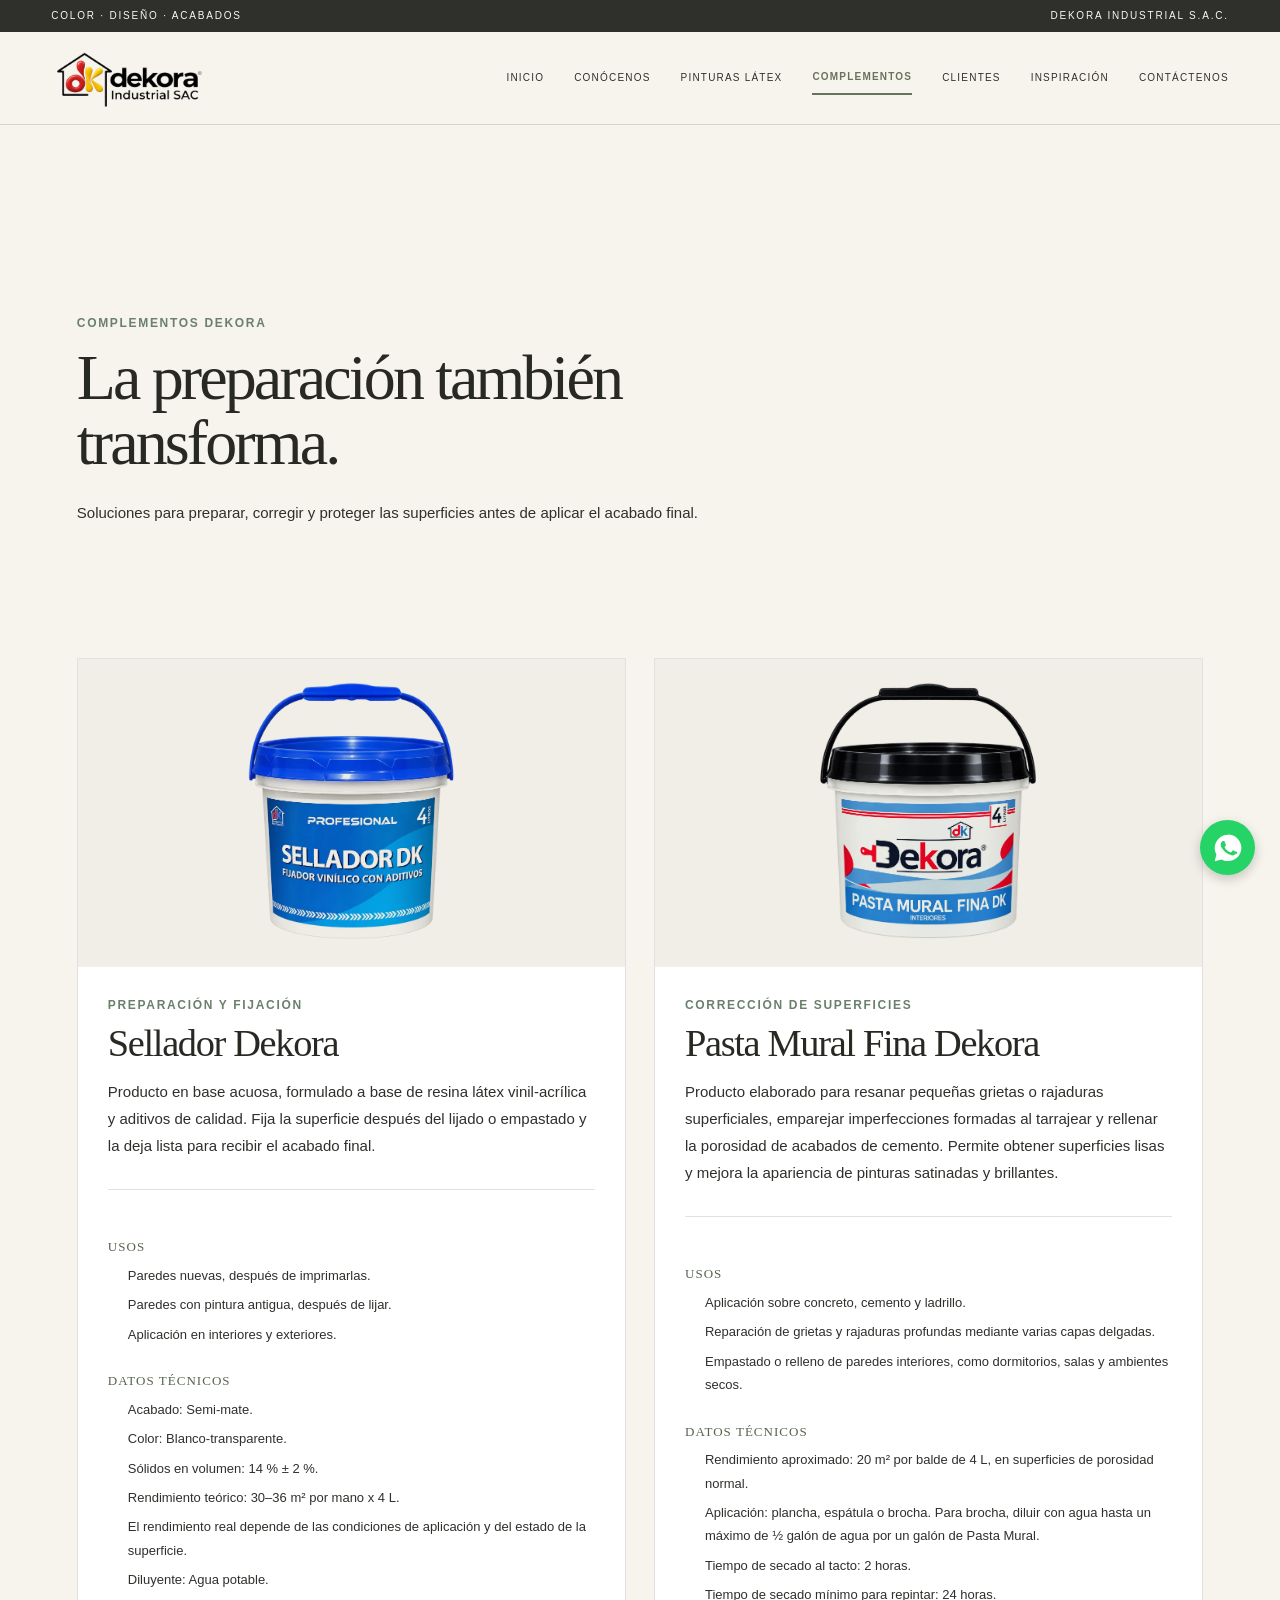
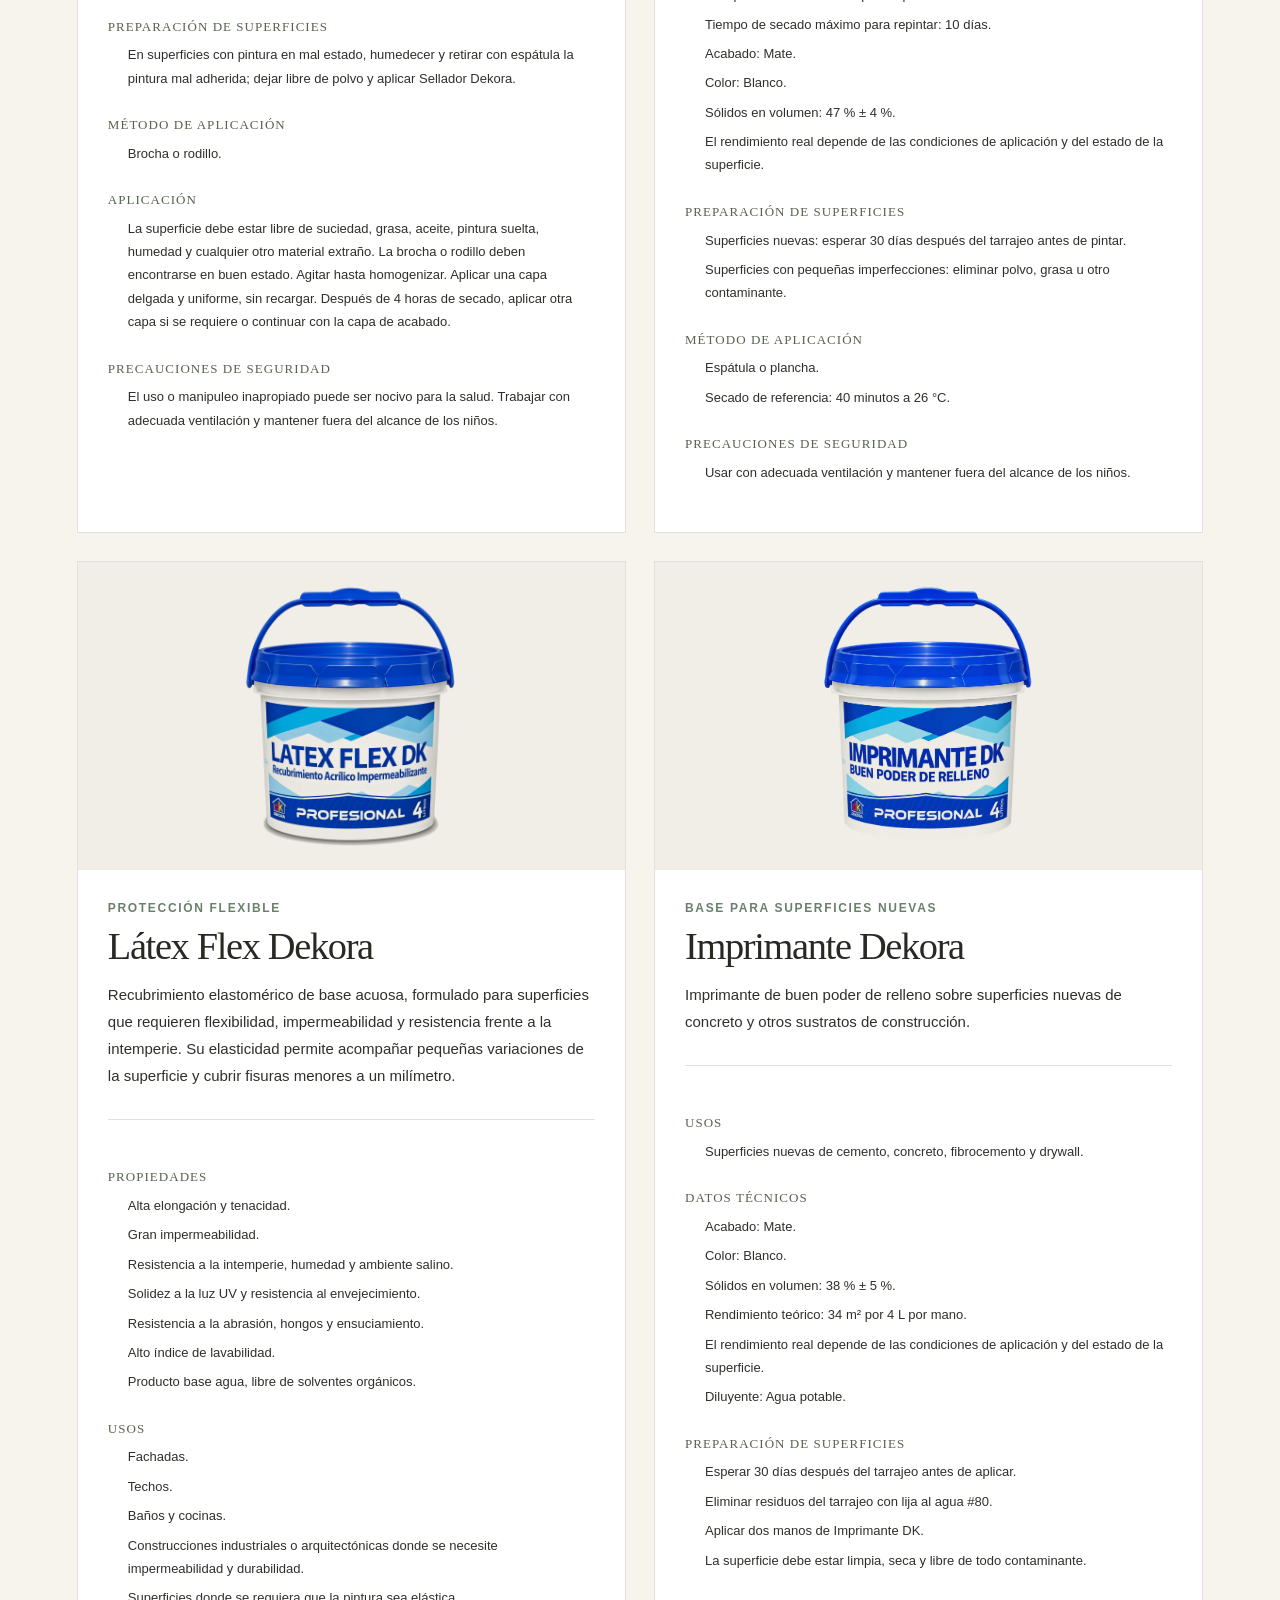
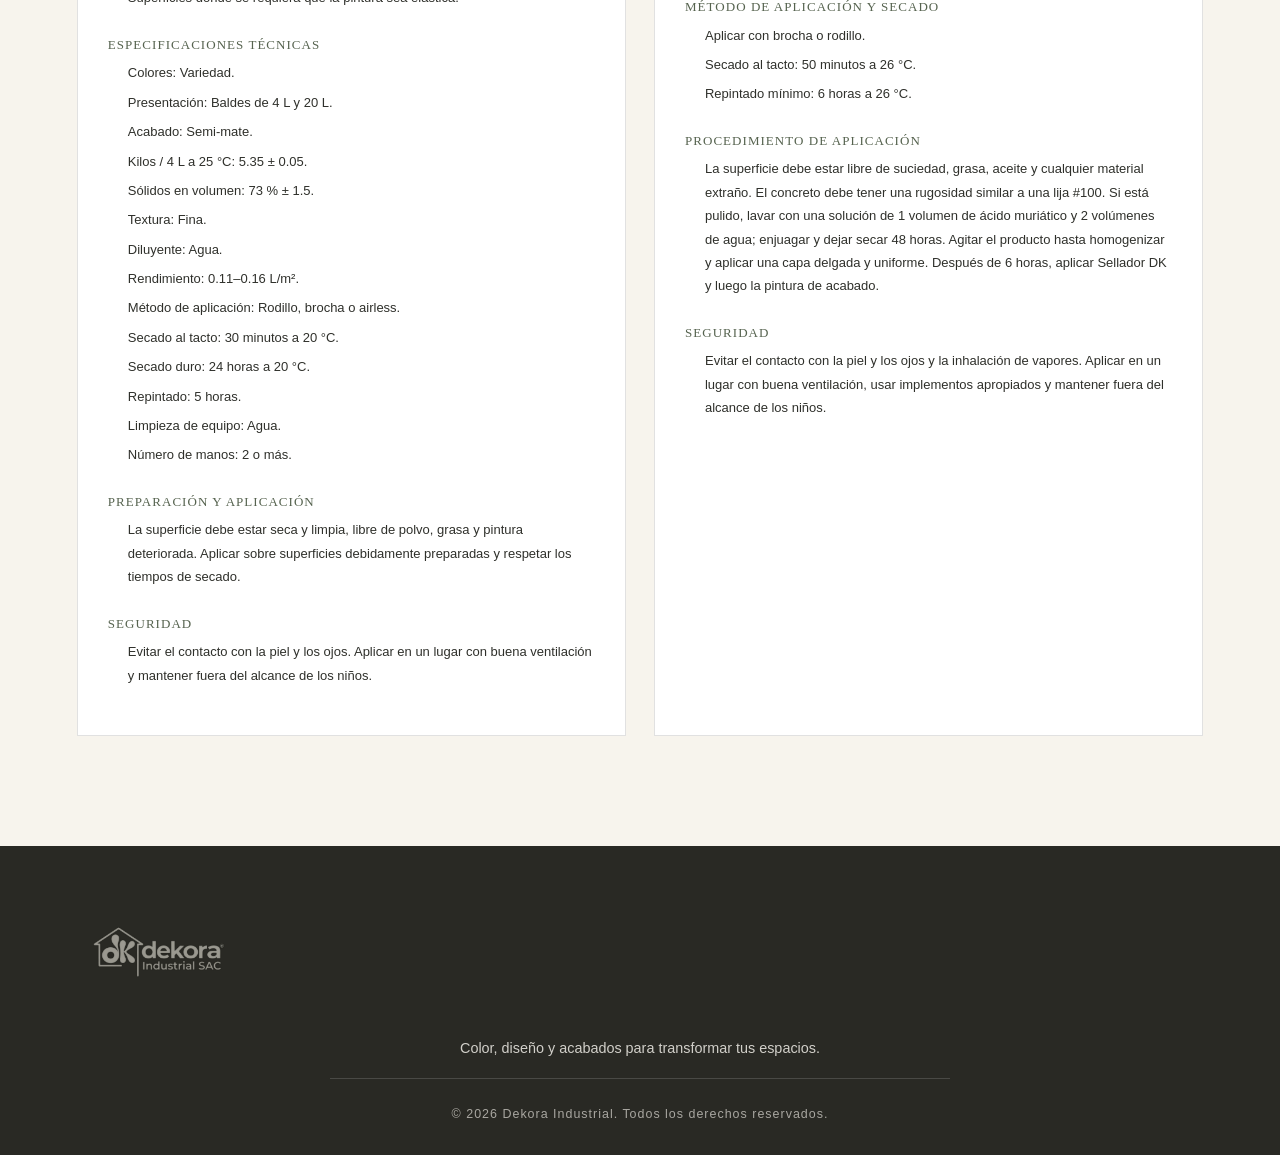
<file: complementos.html>
<!-- Dekora page: complementos.html. Shared layout styles are loaded from assets/css/estilos.css. -->
<!doctype html>
<html lang="es">

<head>
  <meta charset="utf-8">
  <meta name="viewport" content="width=device-width, initial-scale=1.0">

  <!-- CAMBIAR EL TÍTULO Y DESCRIPCIÓN SEGÚN CADA PÁGINA -->
  <title>Selladores, Imprimantes y Complementos para Pinturas | Dekora</title>
  <meta name="description"
    content="Mejora el acabado de tus proyectos con nuestra línea de selladores vinílicos, pastas murales y complementos profesionales de Dekora Industrial en el Perú.">

  <!-- Open Graph (Igual para todas las páginas para mantener la marca en WhatsApp/Redes) -->
  <meta property="og:title" content="Dekora Industrial S.A.C. | Calidad y Color en Pinturas">
  <meta property="og:description"
    content="Líderes en fabricación de pinturas látex, selladores y recubrimientos para el sector construcción e industrial en el Perú.">
  <meta property="og:image" content="assets/img/logo-2026.png">
  <meta property="og:type" content="website">
  <meta property="og:locale" content="es_PE">

  <!-- Tus estilos habituales -->
  <link href="assets/css/estilos.css" rel="stylesheet">
</head>

<script async src="https://www.googletagmanager.com/gtm.js?id=GTM-TJSDSMM5"></script>
<script>
  window.dataLayer = window.dataLayer || [];
  function gtag() { dataLayer.push(arguments); }
  gtag('js', new Date());
</script>

<body>
  <div id="contenedor">
    <header class="site-header">
      <div class="top-bar"><span>Color · Diseño · Acabados</span><span>DEKORA INDUSTRIAL S.A.C.</span></div>
      <div class="main-header"><a href="index.html" class="logo" aria-label="Dekora - Inicio"><img
            src="assets/img/logo-2026.png" alt="Dekora"></a>
        <nav class="main-nav" aria-label="Navegación principal">
          <a href="index.html">Inicio</a>
          <a href="conocenos.html">Conócenos</a>
          <a href="latex.html">Pinturas látex</a>
          <a href="complementos.html" class="active">Complementos</a>
          <a href="clientes.html">Clientes</a>
          <a href="ideas.html">Inspiración</a><a href="contactenos.html">Contáctenos</a>
        </nav>






      </div>
    </header>
    <main class="catalog-detail-page">
      <div class="catalog-detail-intro">
        <p class="eyebrow">Complementos Dekora</p>
        <h1>La preparación también transforma.</h1>
        <p>Soluciones para preparar, corregir y proteger las superficies antes de aplicar el acabado final.</p>
      </div>
      <div class="catalog-detail-grid complementos-grid">
        <article class="catalog-detail-card">
          <div class="product-card-media"><img src="assets/img/06_Sellador_DK.webp" alt="Sellador Dekora"
              class="product-img" loading="lazy">
          </div>
          <div class="catalog-detail-card-content">
            <p class="eyebrow">Preparación y fijación</p>
            <h2>Sellador Dekora</h2>
            <p class="product-lead">Producto en base acuosa, formulado a base de resina látex vinil-acrílica y aditivos
              de calidad. Fija la superficie después del lijado o empastado y la deja lista para recibir el acabado
              final.</p>
            <div class="spec-section">
              <h3>Usos</h3>
              <ul>
                <li>Paredes nuevas, después de imprimarlas.</li>
                <li>Paredes con pintura antigua, después de lijar.</li>
                <li>Aplicación en interiores y exteriores.</li>
              </ul>
              <h3>Datos técnicos</h3>
              <ul>
                <li>Acabado: Semi-mate.</li>
                <li>Color: Blanco-transparente.</li>
                <li>Sólidos en volumen: 14 % ± 2 %.</li>
                <li>Rendimiento teórico: 30–36 m² por mano x 4 L.</li>
                <li>El rendimiento real depende de las condiciones de aplicación y del estado de la superficie.</li>
                <li>Diluyente: Agua potable.</li>
              </ul>
              <h3>Preparación de superficies</h3>
              <ul>
                <li>En superficies con pintura en mal estado, humedecer y retirar con espátula la pintura mal adherida;
                  dejar libre de polvo y aplicar Sellador Dekora.</li>
              </ul>
              <h3>Método de aplicación</h3>
              <ul>
                <li>Brocha o rodillo.</li>
              </ul>
              <h3>Aplicación</h3>
              <ul>
                <li>La superficie debe estar libre de suciedad, grasa, aceite, pintura suelta, humedad y cualquier otro
                  material extraño. La brocha o rodillo deben encontrarse en buen estado. Agitar hasta homogenizar.
                  Aplicar una capa delgada y uniforme, sin recargar. Después de 4 horas de secado, aplicar otra capa si
                  se requiere o continuar con la capa de acabado.</li>
              </ul>
              <h3>Precauciones de seguridad</h3>
              <ul>
                <li>El uso o manipuleo inapropiado puede ser nocivo para la salud. Trabajar con adecuada ventilación y
                  mantener fuera del alcance de los niños.</li>
              </ul>
            </div>
          </div>
        </article>
        <article class="catalog-detail-card">
          <div class="product-card-media"><img src="assets/img/05_Pasta_Mural_Fina_DK.webp"
              alt="Pasta Mural Fina Dekora" class="product-img" loading="lazy"></div>
          <div class="catalog-detail-card-content">
            <p class="eyebrow">Corrección de superficies</p>
            <h2>Pasta Mural Fina Dekora</h2>
            <p class="product-lead">Producto elaborado para resanar pequeñas grietas o rajaduras superficiales,
              emparejar imperfecciones formadas al tarrajear y rellenar la porosidad de acabados de cemento. Permite
              obtener superficies lisas y mejora la apariencia de pinturas satinadas y brillantes.</p>
            <div class="spec-section">
              <h3>Usos</h3>
              <ul>
                <li>Aplicación sobre concreto, cemento y ladrillo.</li>
                <li>Reparación de grietas y rajaduras profundas mediante varias capas delgadas.</li>
                <li>Empastado o relleno de paredes interiores, como dormitorios, salas y ambientes secos.</li>
              </ul>
              <h3>Datos técnicos</h3>
              <ul>
                <li>Rendimiento aproximado: 20 m² por balde de 4 L, en superficies de porosidad normal.</li>
                <li>Aplicación: plancha, espátula o brocha. Para brocha, diluir con agua hasta un máximo de ½ galón de
                  agua por un galón de Pasta Mural.</li>
                <li>Tiempo de secado al tacto: 2 horas.</li>
                <li>Tiempo de secado mínimo para repintar: 24 horas.</li>
                <li>Tiempo de secado máximo para repintar: 10 días.</li>
                <li>Acabado: Mate.</li>
                <li>Color: Blanco.</li>
                <li>Sólidos en volumen: 47 % ± 4 %.</li>
                <li>El rendimiento real depende de las condiciones de aplicación y del estado de la superficie.</li>
              </ul>
              <h3>Preparación de superficies</h3>
              <ul>
                <li>Superficies nuevas: esperar 30 días después del tarrajeo antes de pintar.</li>
                <li>Superficies con pequeñas imperfecciones: eliminar polvo, grasa u otro contaminante.</li>
              </ul>
              <h3>Método de aplicación</h3>
              <ul>
                <li>Espátula o plancha.</li>
                <li>Secado de referencia: 40 minutos a 26 °C.</li>
              </ul>
              <h3>Precauciones de seguridad</h3>
              <ul>
                <li>Usar con adecuada ventilación y mantener fuera del alcance de los niños.</li>
              </ul>
            </div>
          </div>
        </article>
        <article class="catalog-detail-card">
          <div class="product-card-media"><img src="assets/img/LatexFlexDK.webp"
              alt="impermeabilizante Látex Flex Dekora" loading="lazy">
          </div>
          <div class="catalog-detail-card-content">
            <p class="eyebrow">Protección flexible</p>
            <h2>Látex Flex Dekora</h2>
            <p class="product-lead">Recubrimiento elastomérico de base acuosa, formulado para superficies que requieren
              flexibilidad, impermeabilidad y resistencia frente a la intemperie. Su elasticidad permite acompañar
              pequeñas variaciones de la superficie y cubrir fisuras menores a un milímetro.</p>
            <div class="spec-section">
              <h3>Propiedades</h3>
              <ul>
                <li>Alta elongación y tenacidad.</li>
                <li>Gran impermeabilidad.</li>
                <li>Resistencia a la intemperie, humedad y ambiente salino.</li>
                <li>Solidez a la luz UV y resistencia al envejecimiento.</li>
                <li>Resistencia a la abrasión, hongos y ensuciamiento.</li>
                <li>Alto índice de lavabilidad.</li>
                <li>Producto base agua, libre de solventes orgánicos.</li>
              </ul>
              <h3>Usos</h3>
              <ul>
                <li>Fachadas.</li>
                <li>Techos.</li>
                <li>Baños y cocinas.</li>
                <li>Construcciones industriales o arquitectónicas donde se necesite impermeabilidad y durabilidad.</li>
                <li>Superficies donde se requiera que la pintura sea elástica.</li>
              </ul>
              <h3>Especificaciones técnicas</h3>
              <ul>
                <li>Colores: Variedad.</li>
                <li>Presentación: Baldes de 4 L y 20 L.</li>
                <li>Acabado: Semi-mate.</li>
                <li>Kilos / 4 L a 25 °C: 5.35 ± 0.05.</li>
                <li>Sólidos en volumen: 73 % ± 1.5.</li>
                <li>Textura: Fina.</li>
                <li>Diluyente: Agua.</li>
                <li>Rendimiento: 0.11–0.16 L/m².</li>
                <li>Método de aplicación: Rodillo, brocha o airless.</li>
                <li>Secado al tacto: 30 minutos a 20 °C.</li>
                <li>Secado duro: 24 horas a 20 °C.</li>
                <li>Repintado: 5 horas.</li>
                <li>Limpieza de equipo: Agua.</li>
                <li>Número de manos: 2 o más.</li>
              </ul>
              <h3>Preparación y aplicación</h3>
              <ul>
                <li>La superficie debe estar seca y limpia, libre de polvo, grasa y pintura deteriorada. Aplicar sobre
                  superficies debidamente preparadas y respetar los tiempos de secado.</li>
              </ul>
              <h3>Seguridad</h3>
              <ul>
                <li>Evitar el contacto con la piel y los ojos. Aplicar en un lugar con buena ventilación y mantener
                  fuera del alcance de los niños.</li>
              </ul>
            </div>
          </div>
        </article>
        <article class="catalog-detail-card">
          <div class="product-card-media"><img src="assets/img/07_Imprimante_DK.webp" alt="Imprimante Dekora"
              class="product-img" loading="lazy">
          </div>
          <div class="catalog-detail-card-content">
            <p class="eyebrow">Base para superficies nuevas</p>
            <h2>Imprimante Dekora</h2>
            <p class="product-lead">Imprimante de buen poder de relleno sobre superficies nuevas de concreto y otros
              sustratos de construcción.</p>
            <div class="spec-section">
              <h3>Usos</h3>
              <ul>
                <li>Superficies nuevas de cemento, concreto, fibrocemento y drywall.</li>
              </ul>
              <h3>Datos técnicos</h3>
              <ul>
                <li>Acabado: Mate.</li>
                <li>Color: Blanco.</li>
                <li>Sólidos en volumen: 38 % ± 5 %.</li>
                <li>Rendimiento teórico: 34 m² por 4 L por mano.</li>
                <li>El rendimiento real depende de las condiciones de aplicación y del estado de la superficie.</li>
                <li>Diluyente: Agua potable.</li>
              </ul>
              <h3>Preparación de superficies</h3>
              <ul>
                <li>Esperar 30 días después del tarrajeo antes de aplicar.</li>
                <li>Eliminar residuos del tarrajeo con lija al agua #80.</li>
                <li>Aplicar dos manos de Imprimante DK.</li>
                <li>La superficie debe estar limpia, seca y libre de todo contaminante.</li>
              </ul>
              <h3>Método de aplicación y secado</h3>
              <ul>
                <li>Aplicar con brocha o rodillo.</li>
                <li>Secado al tacto: 50 minutos a 26 °C.</li>
                <li>Repintado mínimo: 6 horas a 26 °C.</li>
              </ul>
              <h3>Procedimiento de aplicación</h3>
              <ul>
                <li>La superficie debe estar libre de suciedad, grasa, aceite y cualquier material extraño. El concreto
                  debe tener una rugosidad similar a una lija #100. Si está pulido, lavar con una solución de 1 volumen
                  de ácido muriático y 2 volúmenes de agua; enjuagar y dejar secar 48 horas. Agitar el producto hasta
                  homogenizar y aplicar una capa delgada y uniforme. Después de 6 horas, aplicar Sellador DK y luego la
                  pintura de acabado.</li>
              </ul>
              <h3>Seguridad</h3>
              <ul>
                <li>Evitar el contacto con la piel y los ojos y la inhalación de vapores. Aplicar en un lugar con buena
                  ventilación, usar implementos apropiados y mantener fuera del alcance de los niños.</li>
              </ul>
            </div>
          </div>
        </article>
      </div>
    </main>

    <!-- Botón flotante de WhatsApp -->
    <a href="https://wa.me/51946542514?text=Hola,%20deseo%20más%20información%20sobre%20los%20productos%20y%20servicios%20de%20Dekora."
      target="_blank" rel="noopener noreferrer" class="whatsapp-float-btn" aria-label="Escríbenos por WhatsApp">
      <svg class="whatsapp-float-icon" xmlns="http://www.w3.org/2000/svg" viewBox="0 0 24 24">
        <path
          d="M12.04 2c-5.52 0-10 4.48-10 10 0 1.77.46 3.45 1.28 4.9L2 22l5.25-1.38c1.41.77 3.03 1.21 4.79 1.21 5.52 0 10-4.48 10-10s-4.48-10-10-10zm5.81 14.19c-.24.67-1.4 1.28-1.93 1.36-.5.08-1.14.12-3.35-.78-2.88-1.19-4.75-4.14-4.89-4.33-.14-.19-1.16-1.55-1.16-2.96 0-1.41.74-2.1 1-2.38.26-.28.57-.35.76-.35.19 0 .38 0 .55.01.18.01.42-.07.66.51.24.58.82 2 .89 2.15.07.15.12.33.02.53-.1.2-.15.33-.3.51-.15.18-.32.4-.46.54-.15.15-.31.31-.13.61.18.3 0.8 1.32 1.72 2.14 1.18 1.05 2.18 1.38 2.49 1.53.31.15.49.13.67-.08.18-.21.78-.91.99-1.23.21-.32.42-.27.71-.16.29.11 1.83.86 2.14 1.02.31.16.52.24.6.37.08.13.08.75-.16 1.42z" />
      </svg>
    </a>

    <footer id="piepagina" class="site-footer">
      <div class="footer-inner">
        <div class="footer-brand"><img src="assets/img/logo-2026-white_gray.png" alt="Dekora"></div>
        <p>Color, diseño y acabados para transformar tus espacios.</p>
        <p class="copyright">© 2026 Dekora Industrial. Todos los derechos reservados.</p>
      </div>
    </footer>
  </div>
</body>

</html>
</file>
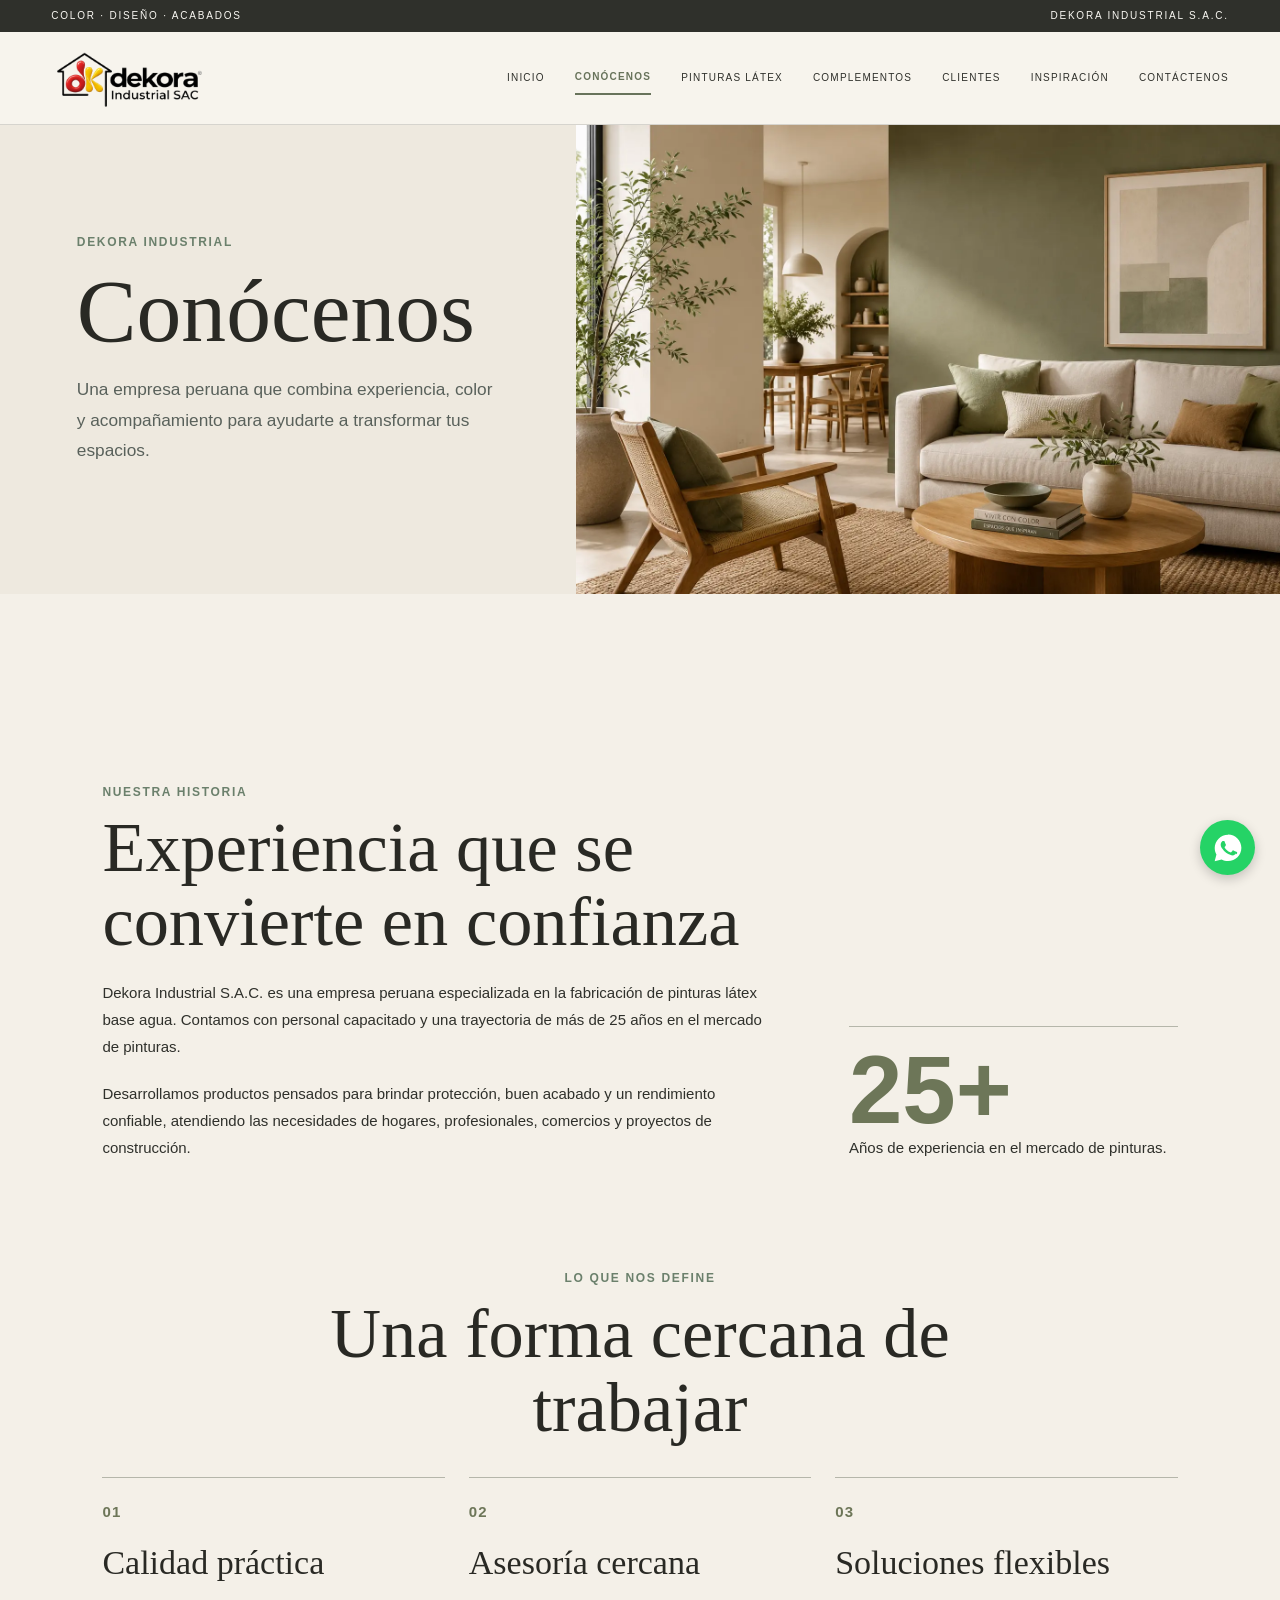
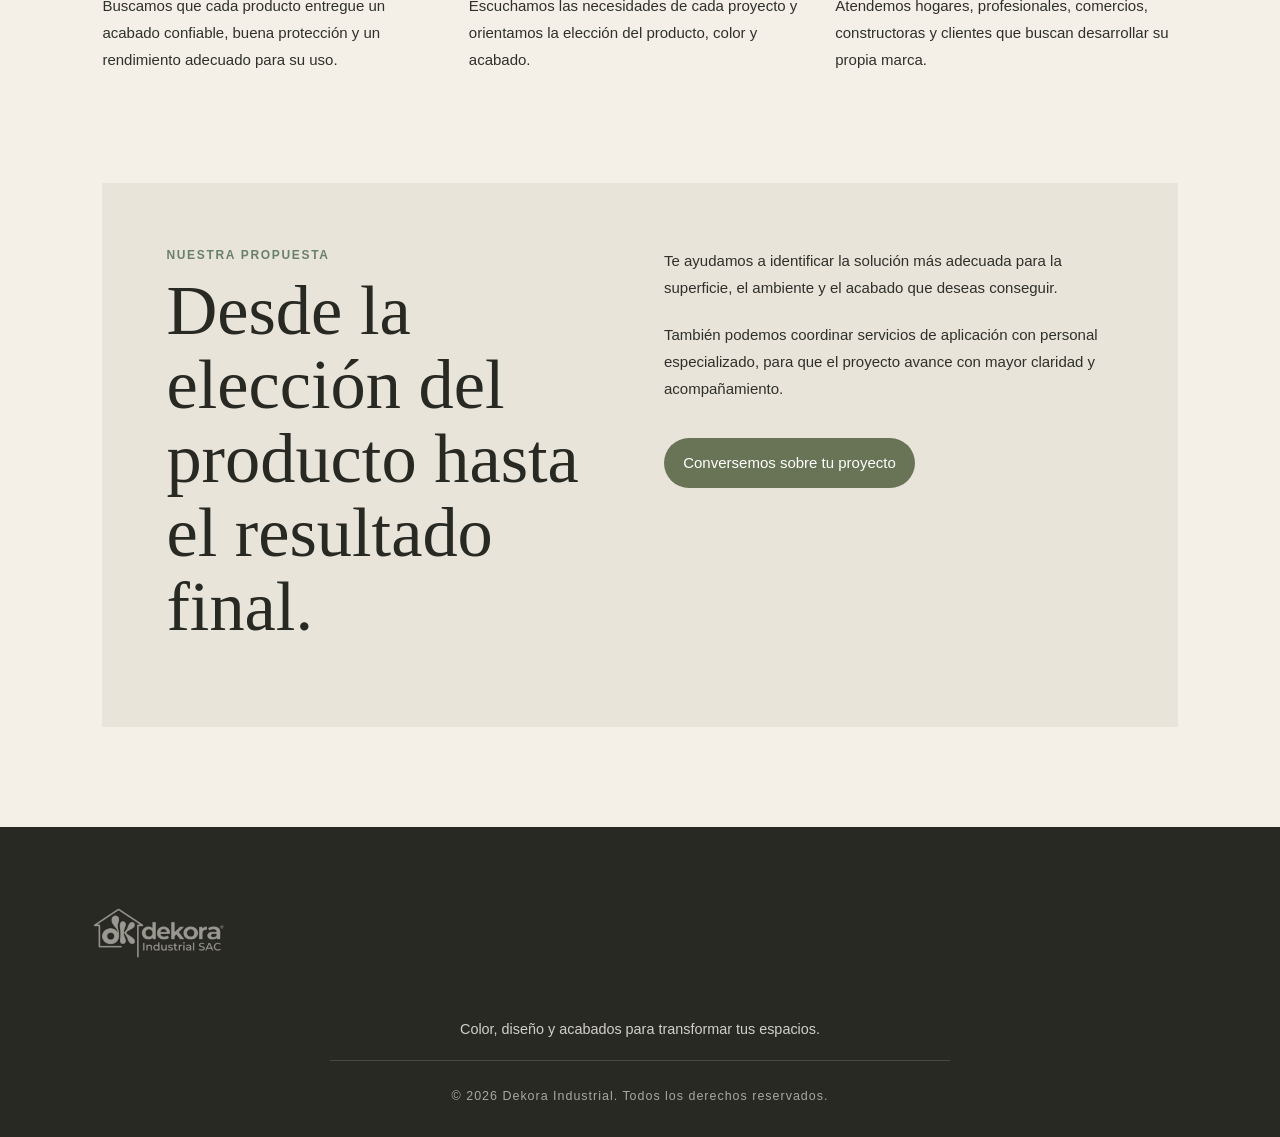
<file: conocenos.html>
<!-- Dekora page: conocenos.html. Shared layout styles are loaded from assets/css/estilos.css. -->
<!DOCTYPE HTML>
<html>

<head>
  <meta charset="utf-8">
  <meta name="viewport" content="width=device-width, initial-scale=1.0">

  <!-- CAMBIAR EL TÍTULO Y DESCRIPCIÓN SEGÚN CADA PÁGINA -->
  <title>Conoce Dekora | Nuestra Historia, Calidad y Fabricación en el Perú</title>
  <meta name="description"
    content="Descubre la trayectoria de Dekora Industrial S.A.C., empresa peruana especializada en el desarrollo de pinturas, recubrimientos y soluciones de color de alta calidad.">
  <!-- Open Graph (Igual para todas las páginas para mantener la marca en WhatsApp/Redes) -->
  <meta property="og:title" content="Dekora Industrial S.A.C. | Calidad y Color en Pinturas">
  <meta property="og:description"
    content="Líderes en fabricación de pinturas látex, selladores y recubrimientos para el sector construcción e industrial en el Perú.">
  <meta property="og:image" content="assets/img/logo-2026.png">
  <meta property="og:type" content="website">
  <meta property="og:locale" content="es_PE">

  <!-- Tus estilos habituales -->
  <link href="assets/css/estilos.css" rel="stylesheet">
</head>
<script async src="https://www.googletagmanager.com/gtm.js?id=GTM-TJSDSMM5"></script>
<script>
  window.dataLayer = window.dataLayer || [];
  function gtag() { dataLayer.push(arguments); }
  gtag('js', new Date());
</script>

<body>

  <div id="contenedor">


    <!-- =========================================================
         HEADER
         ========================================================= -->
    <header class="site-header">
      <div class="top-bar"><span>Color · Diseño · Acabados</span><span>DEKORA INDUSTRIAL S.A.C.</span></div>
      <div class="main-header">
        <a href="index.html" class="logo" aria-label="Dekora - Inicio"><img src="assets/img/logo-2026.png"
            alt="Dekora"></a>
        <nav class="main-nav" aria-label="Navegación principal">
          <a href="index.html">Inicio</a>
          <a href="conocenos.html" class="active">Conócenos</a>
          <a href="latex.html">Pinturas látex</a>
          <a href="complementos.html">Complementos</a>
          <a href="clientes.html">Clientes</a>
          <a href="ideas.html">Inspiración</a>
          <a href="contactenos.html">Contáctenos</a>
        </nav>
      </div>
    </header>

    <section id="cuerpo">
      <!-- Modern editorial hero: no slideshow or legacy scripts are needed here. -->
      <section class="page-hero conocenos-hero">
        <div class="page-hero-copy">
          <p class="eyebrow">Dekora Industrial</p>
          <h1>Conócenos</h1>
          <p class="lead">Una empresa peruana que combina experiencia, color y acompañamiento para ayudarte a
            transformar tus espacios.</p>
        </div>
        <div class="page-hero-media">
          <img src="assets/img/inspiracion.webp"
            alt="Interior cálido y contemporáneo con acabados Dekora, diseño de interiores y acabados en el Perú">
        </div>
      </section>

      <div class="caja_cuerpo conocenos-page">
        <!-- Main company story: short paragraphs make the page easier to scan. -->
        <section class="story-section">
          <div class="story-copy">
            <p class="eyebrow">Nuestra historia</p>
            <h2>Experiencia que se convierte en confianza</h2>
            <p>Dekora Industrial S.A.C. es una empresa peruana especializada en la fabricación de pinturas látex base
              agua. Contamos con personal capacitado y una trayectoria de más de 25 años en el mercado de pinturas.</p>
            <p>Desarrollamos productos pensados para brindar protección, buen acabado y un rendimiento confiable,
              atendiendo las necesidades de hogares, profesionales, comercios y proyectos de construcción.</p>
          </div>
          <div class="story-note">
            <span class="story-number">25+</span>
            <p>Años de experiencia en el mercado de pinturas.</p>
          </div>
        </section>

        <!-- Three concise values replace the old dense block layout. -->
        <section class="values-section">
          <div class="section-intro compact">
            <p class="eyebrow">Lo que nos define</p>
            <h2>Una forma cercana de trabajar</h2>
          </div>
          <div class="values-grid">
            <article class="value-card">
              <p class="value-index">01</p>
              <h3>Calidad práctica</h3>
              <p>Buscamos que cada producto entregue un acabado confiable, buena protección y un rendimiento adecuado
                para su uso.</p>
            </article>
            <article class="value-card">
              <p class="value-index">02</p>
              <h3>Asesoría cercana</h3>
              <p>Escuchamos las necesidades de cada proyecto y orientamos la elección del producto, color y acabado.</p>
            </article>
            <article class="value-card">
              <p class="value-index">03</p>
              <h3>Soluciones flexibles</h3>
              <p>Atendemos hogares, profesionales, comercios, constructoras y clientes que buscan desarrollar su propia
                marca.</p>
            </article>
          </div>
        </section>

        <!-- Service promise: this connects the company story with the commercial offer. -->
        <section class="promise-section">
          <div>
            <p class="eyebrow">Nuestra propuesta</p>
            <h2>Desde la elección del producto hasta el resultado final.</h2>
          </div>
          <div>
            <p>Te ayudamos a identificar la solución más adecuada para la superficie, el ambiente y el acabado que
              deseas conseguir.</p>
            <p>También podemos coordinar servicios de aplicación con personal especializado, para que el proyecto avance
              con mayor claridad y acompañamiento.</p>
            <a class="button-link" href="contactenos.html">Conversemos sobre tu proyecto</a>
          </div>
        </section>
      </div>
    </section><!-- Fin de contenido principal -->


    <!-- Botón flotante de WhatsApp -->
    <a href="https://wa.me/51946542514?text=Hola,%20deseo%20más%20información%20sobre%20los%20productos%20y%20servicios%20de%20Dekora."
      target="_blank" rel="noopener noreferrer" class="whatsapp-float-btn" aria-label="Escríbenos por WhatsApp">
      <svg class="whatsapp-float-icon" xmlns="http://www.w3.org/2000/svg" viewBox="0 0 24 24">
        <path
          d="M12.04 2c-5.52 0-10 4.48-10 10 0 1.77.46 3.45 1.28 4.9L2 22l5.25-1.38c1.41.77 3.03 1.21 4.79 1.21 5.52 0 10-4.48 10-10s-4.48-10-10-10zm5.81 14.19c-.24.67-1.4 1.28-1.93 1.36-.5.08-1.14.12-3.35-.78-2.88-1.19-4.75-4.14-4.89-4.33-.14-.19-1.16-1.55-1.16-2.96 0-1.41.74-2.1 1-2.38.26-.28.57-.35.76-.35.19 0 .38 0 .55.01.18.01.42-.07.66.51.24.58.82 2 .89 2.15.07.15.12.33.02.53-.1.2-.15.33-.3.51-.15.18-.32.4-.46.54-.15.15-.31.31-.13.61.18.3 0.8 1.32 1.72 2.14 1.18 1.05 2.18 1.38 2.49 1.53.31.15.49.13.67-.08.18-.21.78-.91.99-1.23.21-.32.42-.27.71-.16.29.11 1.83.86 2.14 1.02.31.16.52.24.6.37.08.13.08.75-.16 1.42z" />
      </svg>
    </a>


    <footer id="piepagina" class="site-footer">
      <div class="footer-inner">
        <div class="footer-brand"><img src="assets/img/logo-2026-white_gray.png" alt="Dekora"></div>
        <p>Color, diseño y acabados para transformar tus espacios.</p>
        <p class="copyright">© 2026 Dekora Industrial. Todos los derechos reservados.</p>
      </div>
    </footer><!---fin de piepagina-->

  </div><!---fin de contenedor-->
</body>

</html>
</file>
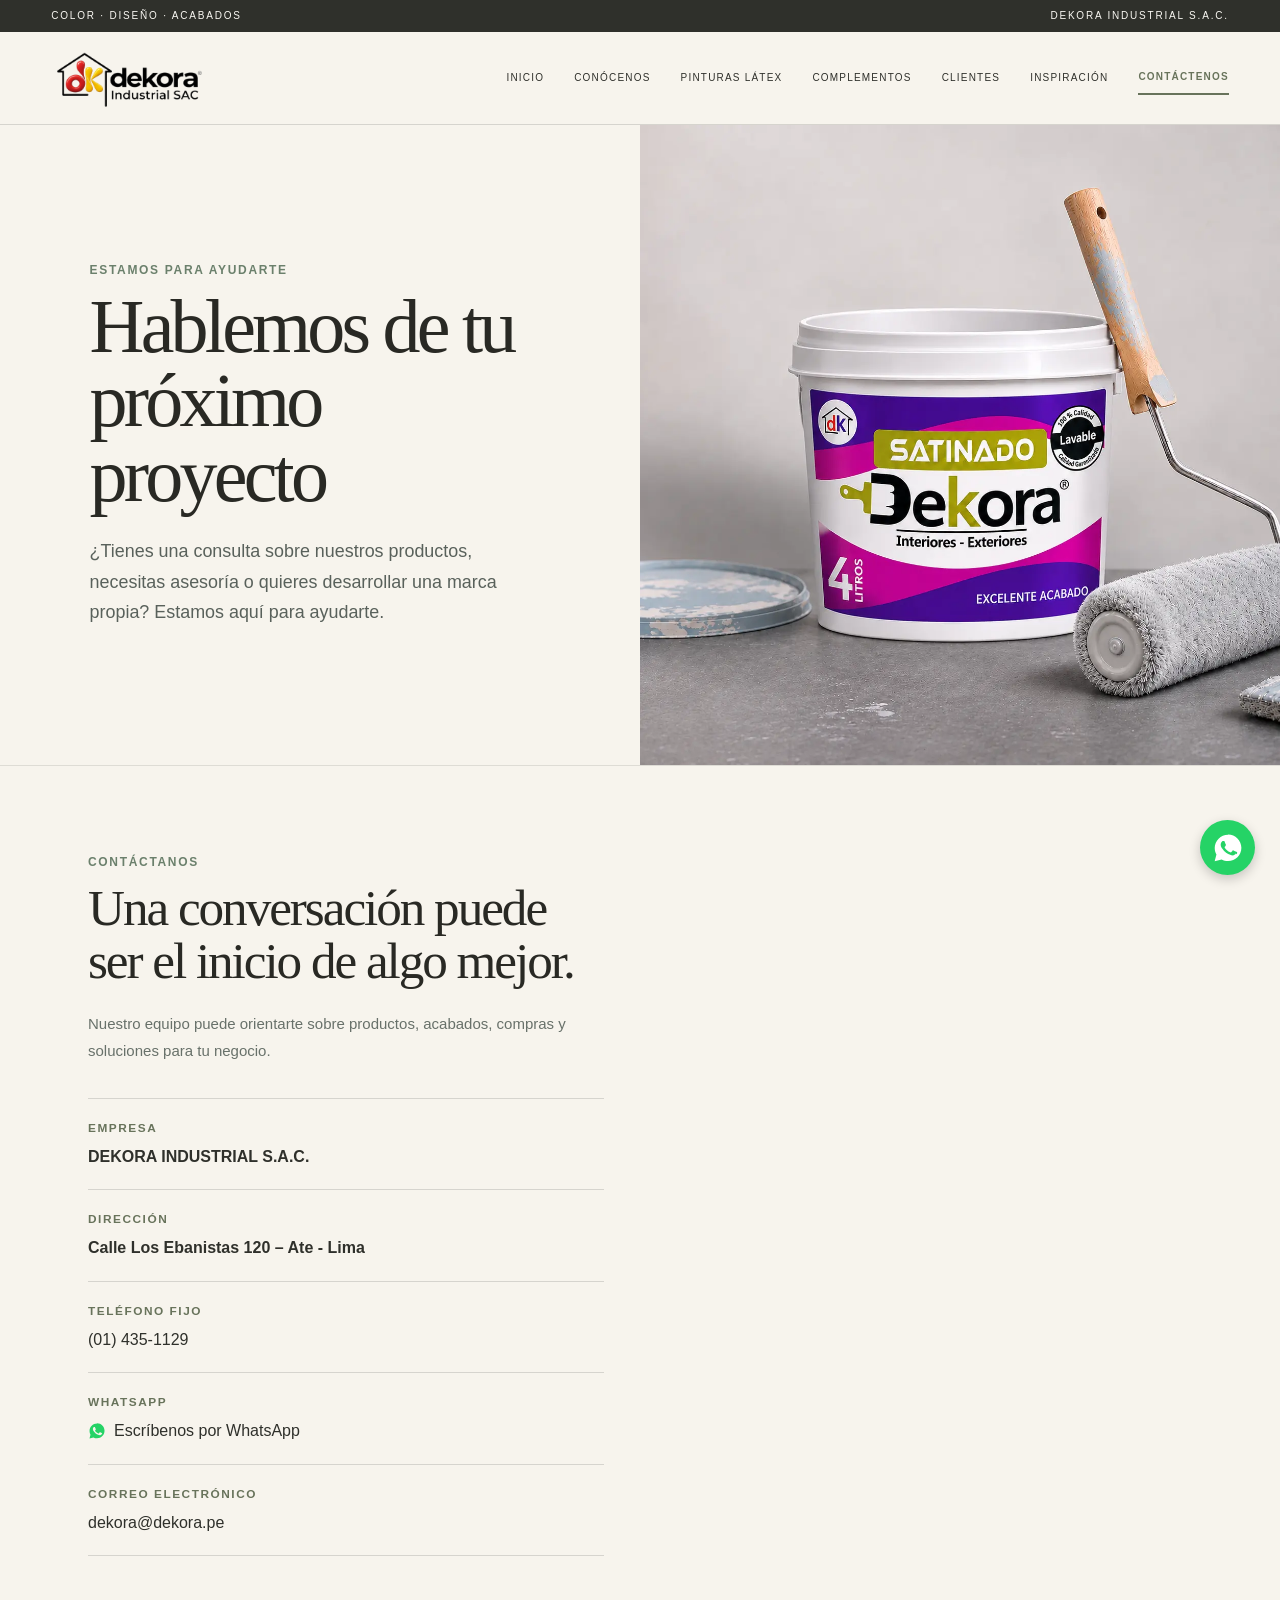
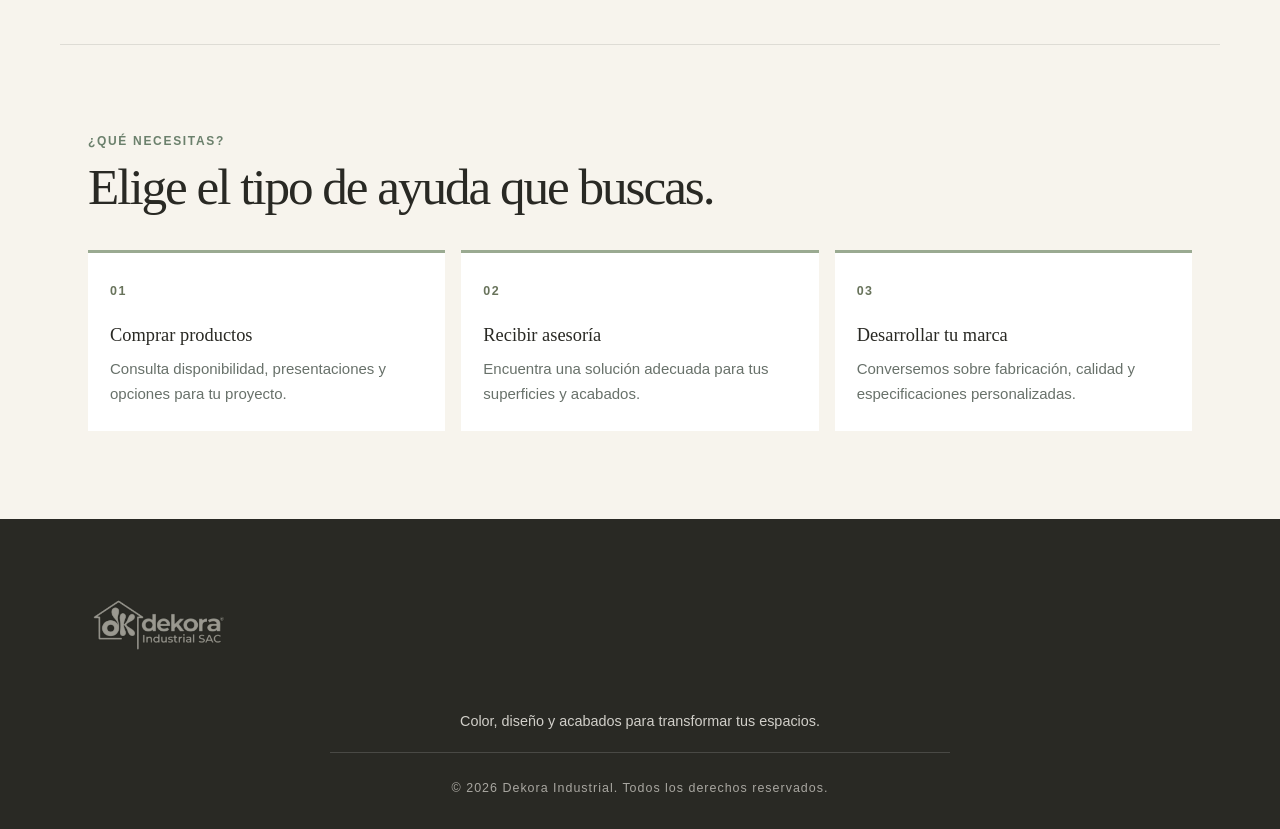
<file: contactenos.html>
<!DOCTYPE html>
<html lang="es">

<head>
  <meta charset="utf-8">
  <meta name="viewport" content="width=device-width, initial-scale=1.0">

  <!-- CAMBIAR EL TÍTULO Y DESCRIPCIÓN SEGÚN CADA PÁGINA -->
  <title>Contáctenos | Asesoría y Consultas Dekora Industrial</title>
  <meta name="description"
    content="Ponte en contacto con el equipo comercial de Dekora Industrial S.A.C. en Lima. Escríbenos para consultas sobre pinturas, proyectos o marcas propias (maquila).">
  <!-- Open Graph (Igual para todas las páginas para mantener la marca en WhatsApp/Redes) -->
  <meta property="og:title" content="Dekora Industrial S.A.C. | Calidad y Color en Pinturas">
  <meta property="og:description"
    content="Líderes en fabricación de pinturas látex, selladores y recubrimientos para el sector construcción e industrial en el Perú.">
  <meta property="og:image" content="assets/img/logo-2026.png">
  <meta property="og:type" content="website">
  <meta property="og:locale" content="es_PE">

  <!-- Tus estilos habituales -->
  <link href="assets/css/estilos.css" rel="stylesheet">
</head>
<script async src="https://www.googletagmanager.com/gtm.js?id=GTM-TJSDSMM5"></script>
<script>
  window.dataLayer = window.dataLayer || [];
  function gtag() { dataLayer.push(arguments); }
  gtag('js', new Date());
</script>

<body>
  <div id="contenedor">
    <!-- Shared website header and navigation. -->
    <header class="site-header">
      <div class="top-bar"><span>Color · Diseño · Acabados</span><span>DEKORA INDUSTRIAL S.A.C.</span></div>
      <div class="main-header">
        <a href="index.html" class="logo" aria-label="Dekora - Inicio"><img src="assets/img/logo-2026.png"
            alt="Dekora"></a>
        <nav class="main-nav" aria-label="Navegación principal">
          <a href="index.html">Inicio</a>
          <a href="conocenos.html">Conócenos</a>
          <a href="latex.html">Pinturas látex</a>
          <a href="complementos.html">Complementos</a>
          <a href="clientes.html">Clientes</a>
          <a href="ideas.html">Inspiración</a>
          <a href="contactenos.html" class="active">Contáctenos</a>
        </nav>
      </div>
    </header>

    <main class="contact-page">
      <!-- Editorial introduction: text on the left and a supporting image on the right. -->
      <section class="contact-hero">
        <div class="contact-hero-copy">
          <p class="eyebrow">Estamos para ayudarte</p>
          <h1>Hablemos de tu próximo proyecto</h1>
          <p class="contact-hero-lead">¿Tienes una consulta sobre nuestros productos, necesitas asesoría o quieres
            desarrollar una marca propia? Estamos aquí para ayudarte.</p>
        </div>
        <div class="contact-hero-image">
          <img src="assets/img/EldetalleImporta.webp" alt="Detalle de aplicación y acabados de pintura Dekora">
        </div>
      </section>

      <!-- Main contact area: real company details beside the contact form. -->
      <section class="contact-section contact-main-grid">
        <div class="contact-information">
          <p class="eyebrow">Contáctanos</p>
          <h2>Una conversación puede ser el inicio de algo mejor.</h2>
          <p class="contact-intro">Nuestro equipo puede orientarte sobre productos, acabados, compras y soluciones para
            tu negocio.</p>

          <div class="contact-details">
            <article class="contact-detail">
              <span class="contact-detail-label">Empresa</span>
              <strong>DEKORA INDUSTRIAL S.A.C.</strong>
            </article>
            <article class="contact-detail">
              <span class="contact-detail-label">Dirección</span>
              <strong>Calle Los Ebanistas 120 – Ate - Lima</strong>
            </article>
            <article class="contact-detail">
              <span class="contact-detail-label">Teléfono fijo</span>
              <a href="tel:+5114351129">(01) 435-1129</a>
            </article>
            <article class="contact-detail">
              <span class="contact-detail-label">WhatsApp</span>
              <a href="https://wa.me/51946542514?text=Hola,%20deseo%20más%20información%20sobre%20los%20productos%20y%20servicios%20de%20Dekora."
                target="_blank" rel="noopener noreferrer" class="whatsapp-link-inline">
                <svg class="whatsapp-icon" xmlns="http://www.w3.org/2000/svg" viewBox="0 0 24 24" width="18" height="18"
                  aria-hidden="true">
                  <path fill="#25D366"
                    d="M12.04 2c-5.52 0-10 4.48-10 10 0 1.77.46 3.45 1.28 4.9L2 22l5.25-1.38c1.41.77 3.03 1.21 4.79 1.21 5.52 0 10-4.48 10-10s-4.48-10-10-10zm5.81 14.19c-.24.67-1.4 1.28-1.93 1.36-.5.08-1.14.12-3.35-.78-2.88-1.19-4.75-4.14-4.89-4.33-.14-.19-1.16-1.55-1.16-2.96 0-1.41.74-2.1 1-2.38.26-.28.57-.35.76-.35.19 0 .38 0 .55.01.18.01.42-.07.66.51.24.58.82 2 .89 2.15.07.15.12.33.02.53-.1.2-.15.33-.3.51-.15.18-.32.4-.46.54-.15.15-.31.31-.13.61.18.3 0.8 1.32 1.72 2.14 1.18 1.05 2.18 1.38 2.49 1.53.31.15.49.13.67-.08.18-.21.78-.91.99-1.23.21-.32.42-.27.71-.16.29.11 1.83.86 2.14 1.02.31.16.52.24.6.37.08.13.08.75-.16 1.42z" />
                </svg>
                <span>Escríbenos por WhatsApp</span>
              </a>
            </article>
            <article class="contact-detail">
              <span class="contact-detail-label">Correo electrónico</span>
              <a href="mailto:dekora@dekora.pe">dekora@dekora.pe</a>
            </article>
          </div>

      </section>

      <!-- Quick reasons to contact Dekora. These are informational links to guide visitors. -->
      <section class="contact-section contact-reasons">
        <div class="contact-section-heading">
          <p class="eyebrow">¿Qué necesitas?</p>
          <h2>Elige el tipo de ayuda que buscas.</h2>
        </div>
        <div class="contact-reason-grid">
          <article><span>01</span>
            <h3>Comprar productos</h3>
            <p>Consulta disponibilidad, presentaciones y opciones para tu proyecto.</p>
          </article>
          <article><span>02</span>
            <h3>Recibir asesoría</h3>
            <p>Encuentra una solución adecuada para tus superficies y acabados.</p>
          </article>
          <article><span>03</span>
            <h3>Desarrollar tu marca</h3>
            <p>Conversemos sobre fabricación, calidad y especificaciones personalizadas.</p>
          </article>
        </div>
      </section>

    </main>

    <!-- Botón flotante de WhatsApp -->
    <a href="https://wa.me/51946542514?text=Hola,%20deseo%20más%20información%20sobre%20los%20productos%20y%20servicios%20de%20Dekora."
      target="_blank" rel="noopener noreferrer" class="whatsapp-float-btn" aria-label="Escríbenos por WhatsApp">
      <svg class="whatsapp-float-icon" xmlns="http://www.w3.org/2000/svg" viewBox="0 0 24 24">
        <path
          d="M12.04 2c-5.52 0-10 4.48-10 10 0 1.77.46 3.45 1.28 4.9L2 22l5.25-1.38c1.41.77 3.03 1.21 4.79 1.21 5.52 0 10-4.48 10-10s-4.48-10-10-10zm5.81 14.19c-.24.67-1.4 1.28-1.93 1.36-.5.08-1.14.12-3.35-.78-2.88-1.19-4.75-4.14-4.89-4.33-.14-.19-1.16-1.55-1.16-2.96 0-1.41.74-2.1 1-2.38.26-.28.57-.35.76-.35.19 0 .38 0 .55.01.18.01.42-.07.66.51.24.58.82 2 .89 2.15.07.15.12.33.02.53-.1.2-.15.33-.3.51-.15.18-.32.4-.46.54-.15.15-.31.31-.13.61.18.3 0.8 1.32 1.72 2.14 1.18 1.05 2.18 1.38 2.49 1.53.31.15.49.13.67-.08.18-.21.78-.91.99-1.23.21-.32.42-.27.71-.16.29.11 1.83.86 2.14 1.02.31.16.52.24.6.37.08.13.08.75-.16 1.42z" />
      </svg>
    </a>

    <!-- Shared website footer. -->
    <footer id="piepagina" class="site-footer">
      <div class="footer-inner">
        <div class="footer-brand"><img src="assets/img/logo-2026-white_gray.png" alt="Dekora"></div>
        <p>Color, diseño y acabados para transformar tus espacios.</p>
        <p class="copyright">© 2026 Dekora Industrial. Todos los derechos reservados.</p>
      </div>
    </footer>
  </div>
</body>

</html>
</file>
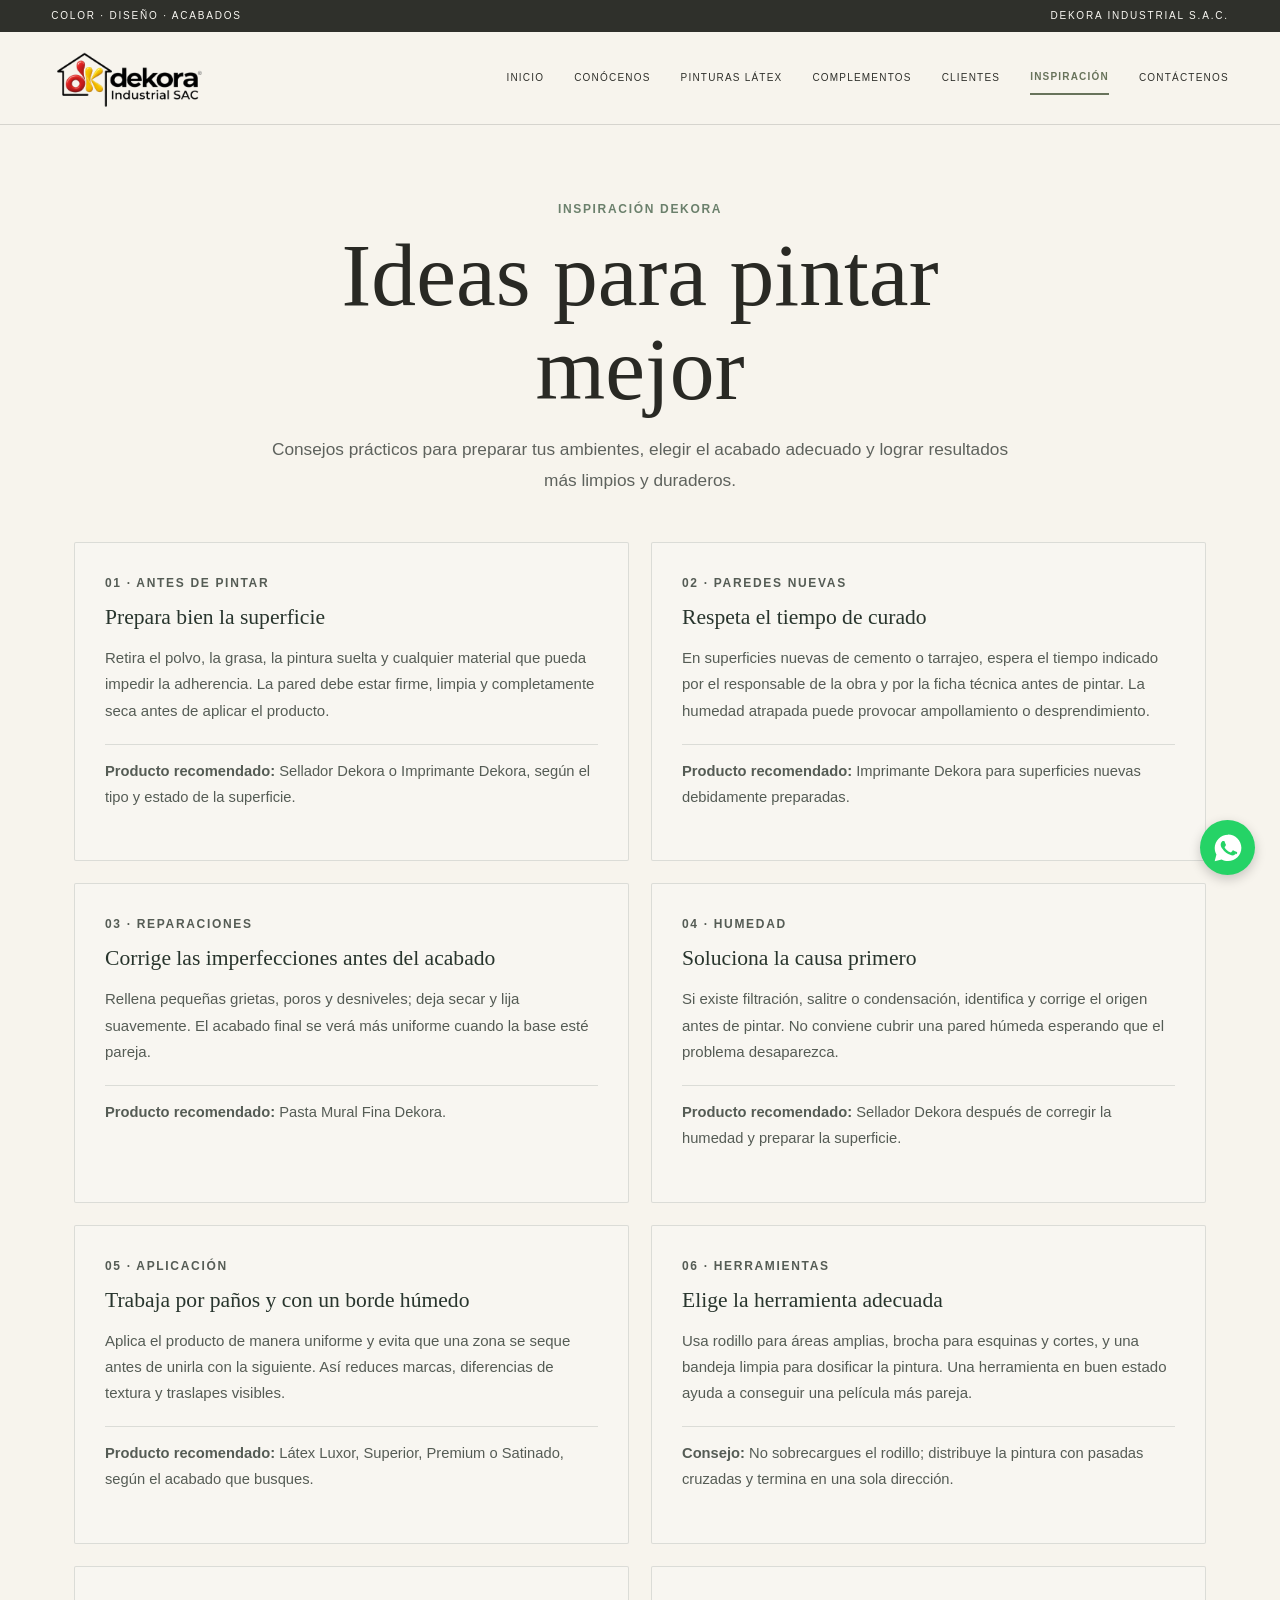
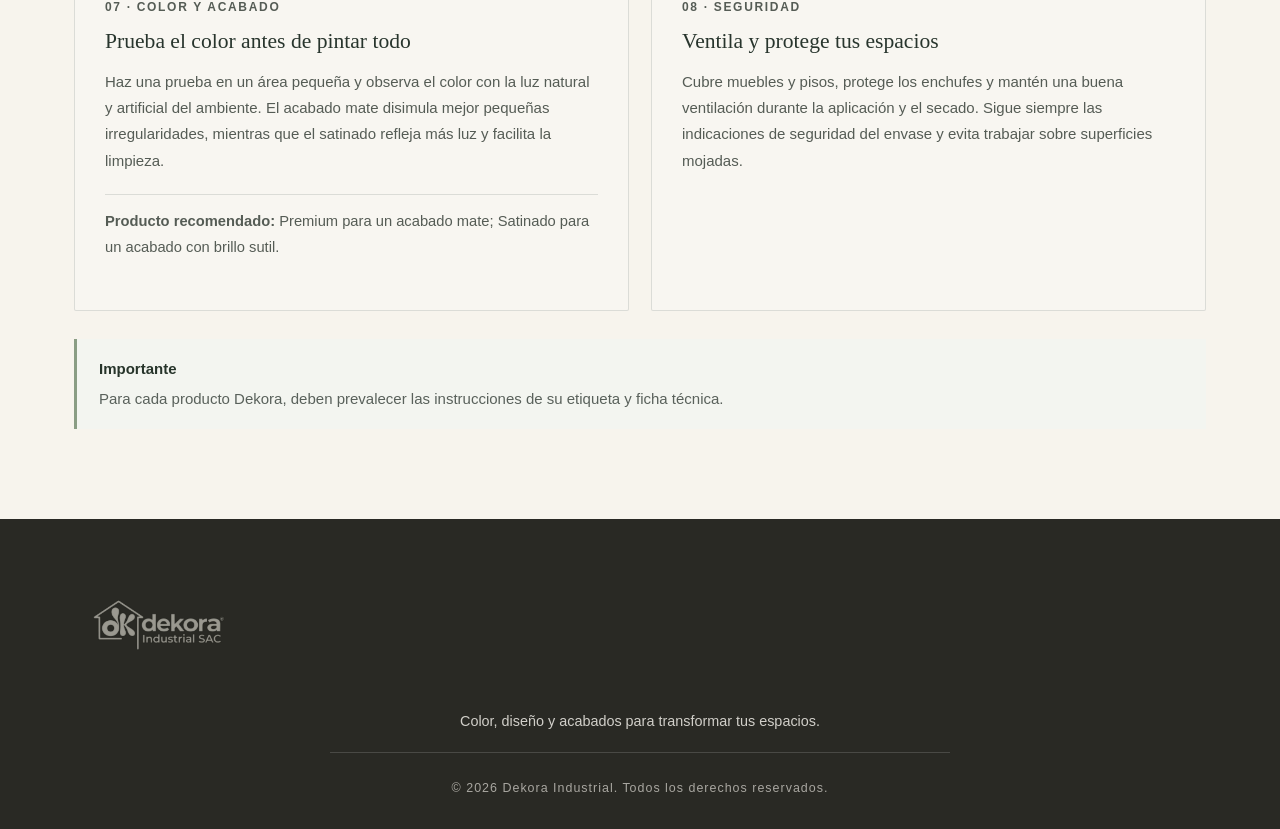
<file: ideas.html>
<!-- Dekora page: ideas.html. Shared layout styles are loaded from assets/css/estilos.css. -->
<!DOCTYPE HTML>
<html>

<head>
  <meta charset="utf-8">
  <meta name="viewport" content="width=device-width, initial-scale=1.0">

  <!-- CAMBIAR EL TÍTULO Y DESCRIPCIÓN SEGÚN CADA PÁGINA -->
  <title>Ideas y Consejos para Pintar Paredes y Superficies | Dekora Industrial</title>
  <meta name="description"
    content="Consejos prácticos de Dekora Industrial para preparar superficies, elegir el acabado adecuado y lograr resultados profesionales al pintar tus ambientes en el Perú.">

  <!-- Open Graph (Igual para todas las páginas para mantener la marca en WhatsApp/Redes) -->
  <meta property="og:title" content="Dekora Industrial S.A.C. | Calidad y Color en Pinturas">
  <meta property="og:description"
    content="Líderes en fabricación de pinturas látex, selladores y recubrimientos para el sector construcción e industrial en el Perú.">
  <meta property="og:image" content="assets/img/logo-2026.png">
  <meta property="og:type" content="website">
  <meta property="og:locale" content="es_PE">

  <!-- Tus estilos habituales -->
  <link href="assets/css/estilos.css" rel="stylesheet">
</head>
<script async src="https://www.googletagmanager.com/gtm.js?id=GTM-TJSDSMM5"></script>
<script>
  window.dataLayer = window.dataLayer || [];
  function gtag() { dataLayer.push(arguments); }
  gtag('js', new Date());
</script>

<body>

  <div id="contenedor">

    <header class="site-header">
      <div class="top-bar"><span>Color · Diseño · Acabados</span><span>DEKORA INDUSTRIAL S.A.C.</span></div>
      <div class="main-header">
        <a href="index.html" class="logo" aria-label="Dekora - Inicio"><img src="assets/img/logo-2026.png"
            alt="Dekora"></a>
        <nav class="main-nav" aria-label="Navegación principal">
          <a href="index.html">Inicio</a>
          <a href="conocenos.html">Conócenos</a>
          <a href="latex.html">Pinturas látex</a>
          <a href="complementos.html">Complementos</a>
          <a href="clientes.html">Clientes</a>
          <a href="ideas.html" class="active">Inspiración</a>
          <a href="contactenos.html">Contáctenos</a>
        </nav>
      </div>
    </header><!---fin de cabecera-->



    <section id="cuerpo" class="ideas-page">
      <div class="ideas-hero">
        <p class="eyebrow">Inspiración Dekora</p>
        <h1 class="titulos">Ideas para pintar mejor</h1>
        <p>Consejos prácticos para preparar tus ambientes, elegir el acabado adecuado y lograr resultados más limpios y
          duraderos.</p>
      </div>
      <div class="ideas-grid">
        <article class="idea-card">
          <p class="eyebrow">01 · Antes de pintar</p>
          <h2>Prepara bien la superficie</h2>
          <p>Retira el polvo, la grasa, la pintura suelta y cualquier material que pueda impedir la adherencia. La pared
            debe estar firme, limpia y completamente seca antes de aplicar el producto.</p>
          <p class="idea-product"><strong>Producto recomendado:</strong> Sellador Dekora o Imprimante Dekora, según el
            tipo y estado de la superficie.</p>
        </article>
        <article class="idea-card">
          <p class="eyebrow">02 · Paredes nuevas</p>
          <h2>Respeta el tiempo de curado</h2>
          <p>En superficies nuevas de cemento o tarrajeo, espera el tiempo indicado por el responsable de la obra y por
            la ficha técnica antes de pintar. La humedad atrapada puede provocar ampollamiento o desprendimiento.</p>
          <p class="idea-product"><strong>Producto recomendado:</strong> Imprimante Dekora para superficies nuevas
            debidamente preparadas.</p>
        </article>
        <article class="idea-card">
          <p class="eyebrow">03 · Reparaciones</p>
          <h2>Corrige las imperfecciones antes del acabado</h2>
          <p>Rellena pequeñas grietas, poros y desniveles; deja secar y lija suavemente. El acabado final se verá más
            uniforme cuando la base esté pareja.</p>
          <p class="idea-product"><strong>Producto recomendado:</strong> Pasta Mural Fina Dekora.</p>
        </article>
        <article class="idea-card">
          <p class="eyebrow">04 · Humedad</p>
          <h2>Soluciona la causa primero</h2>
          <p>Si existe filtración, salitre o condensación, identifica y corrige el origen antes de pintar. No conviene
            cubrir una pared húmeda esperando que el problema desaparezca.</p>
          <p class="idea-product"><strong>Producto recomendado:</strong> Sellador Dekora después de corregir la humedad
            y preparar la superficie.</p>
        </article>
        <article class="idea-card">
          <p class="eyebrow">05 · Aplicación</p>
          <h2>Trabaja por paños y con un borde húmedo</h2>
          <p>Aplica el producto de manera uniforme y evita que una zona se seque antes de unirla con la siguiente. Así
            reduces marcas, diferencias de textura y traslapes visibles.</p>
          <p class="idea-product"><strong>Producto recomendado:</strong> Látex Luxor, Superior, Premium o Satinado,
            según el acabado que busques.</p>
        </article>
        <article class="idea-card">
          <p class="eyebrow">06 · Herramientas</p>
          <h2>Elige la herramienta adecuada</h2>
          <p>Usa rodillo para áreas amplias, brocha para esquinas y cortes, y una bandeja limpia para dosificar la
            pintura. Una herramienta en buen estado ayuda a conseguir una película más pareja.</p>
          <p class="idea-product"><strong>Consejo:</strong> No sobrecargues el rodillo; distribuye la pintura con
            pasadas cruzadas y termina en una sola dirección.</p>
        </article>
        <article class="idea-card">
          <p class="eyebrow">07 · Color y acabado</p>
          <h2>Prueba el color antes de pintar todo</h2>
          <p>Haz una prueba en un área pequeña y observa el color con la luz natural y artificial del ambiente. El
            acabado mate disimula mejor pequeñas irregularidades, mientras que el satinado refleja más luz y facilita la
            limpieza.</p>
          <p class="idea-product"><strong>Producto recomendado:</strong> Premium para un acabado mate; Satinado para un
            acabado con brillo sutil.</p>
        </article>
        <article class="idea-card">
          <p class="eyebrow">08 · Seguridad</p>
          <h2>Ventila y protege tus espacios</h2>
          <p>Cubre muebles y pisos, protege los enchufes y mantén una buena ventilación durante la aplicación y el
            secado. Sigue siempre las indicaciones de seguridad del envase y evita trabajar sobre superficies mojadas.
          </p>
        </article>
      </div>
      <div class="ideas-note"><strong>Importante</strong>
        <p>Para cada producto Dekora, deben prevalecer las instrucciones de su etiqueta y ficha técnica.</p>
      </div>
    </section><!---fin de cuerpo-->


    <!-- Botón flotante de WhatsApp -->
    <a href="https://wa.me/51946542514?text=Hola,%20deseo%20más%20información%20sobre%20los%20productos%20y%20servicios%20de%20Dekora."
      target="_blank" rel="noopener noreferrer" class="whatsapp-float-btn" aria-label="Escríbenos por WhatsApp">
      <svg class="whatsapp-float-icon" xmlns="http://www.w3.org/2000/svg" viewBox="0 0 24 24">
        <path
          d="M12.04 2c-5.52 0-10 4.48-10 10 0 1.77.46 3.45 1.28 4.9L2 22l5.25-1.38c1.41.77 3.03 1.21 4.79 1.21 5.52 0 10-4.48 10-10s-4.48-10-10-10zm5.81 14.19c-.24.67-1.4 1.28-1.93 1.36-.5.08-1.14.12-3.35-.78-2.88-1.19-4.75-4.14-4.89-4.33-.14-.19-1.16-1.55-1.16-2.96 0-1.41.74-2.1 1-2.38.26-.28.57-.35.76-.35.19 0 .38 0 .55.01.18.01.42-.07.66.51.24.58.82 2 .89 2.15.07.15.12.33.02.53-.1.2-.15.33-.3.51-.15.18-.32.4-.46.54-.15.15-.31.31-.13.61.18.3 0.8 1.32 1.72 2.14 1.18 1.05 2.18 1.38 2.49 1.53.31.15.49.13.67-.08.18-.21.78-.91.99-1.23.21-.32.42-.27.71-.16.29.11 1.83.86 2.14 1.02.31.16.52.24.6.37.08.13.08.75-.16 1.42z" />
      </svg>
    </a>


    <footer id="piepagina" class="site-footer">
      <div class="footer-inner">
        <div class="footer-brand"><img src="assets/img/logo-2026-white_gray.png" alt="Dekora"></div>
        <p>Color, diseño y acabados para transformar tus espacios.</p>
        <p class="copyright">© 2026 Dekora Industrial. Todos los derechos reservados.</p>
      </div>
    </footer><!---fin de piepagina-->

  </div><!---fin de contenedor-->

</body>

</html>
</file>
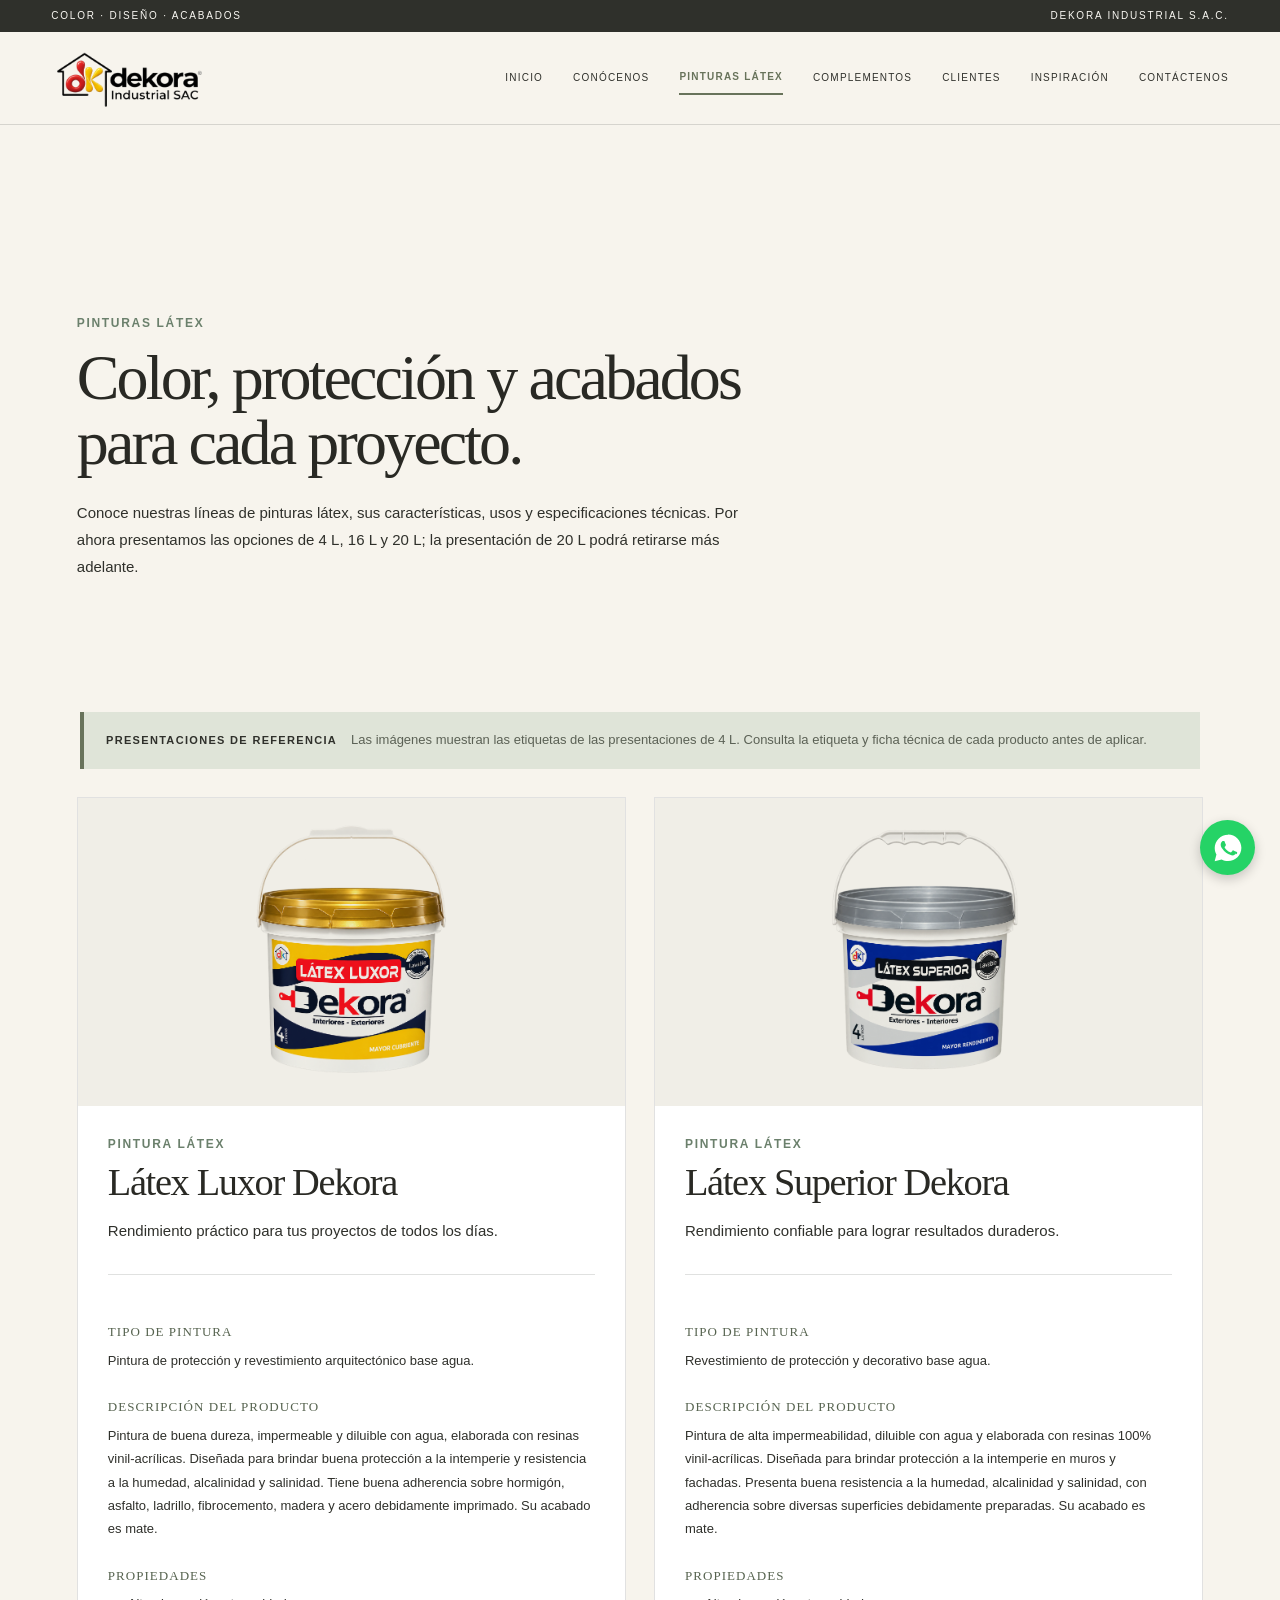
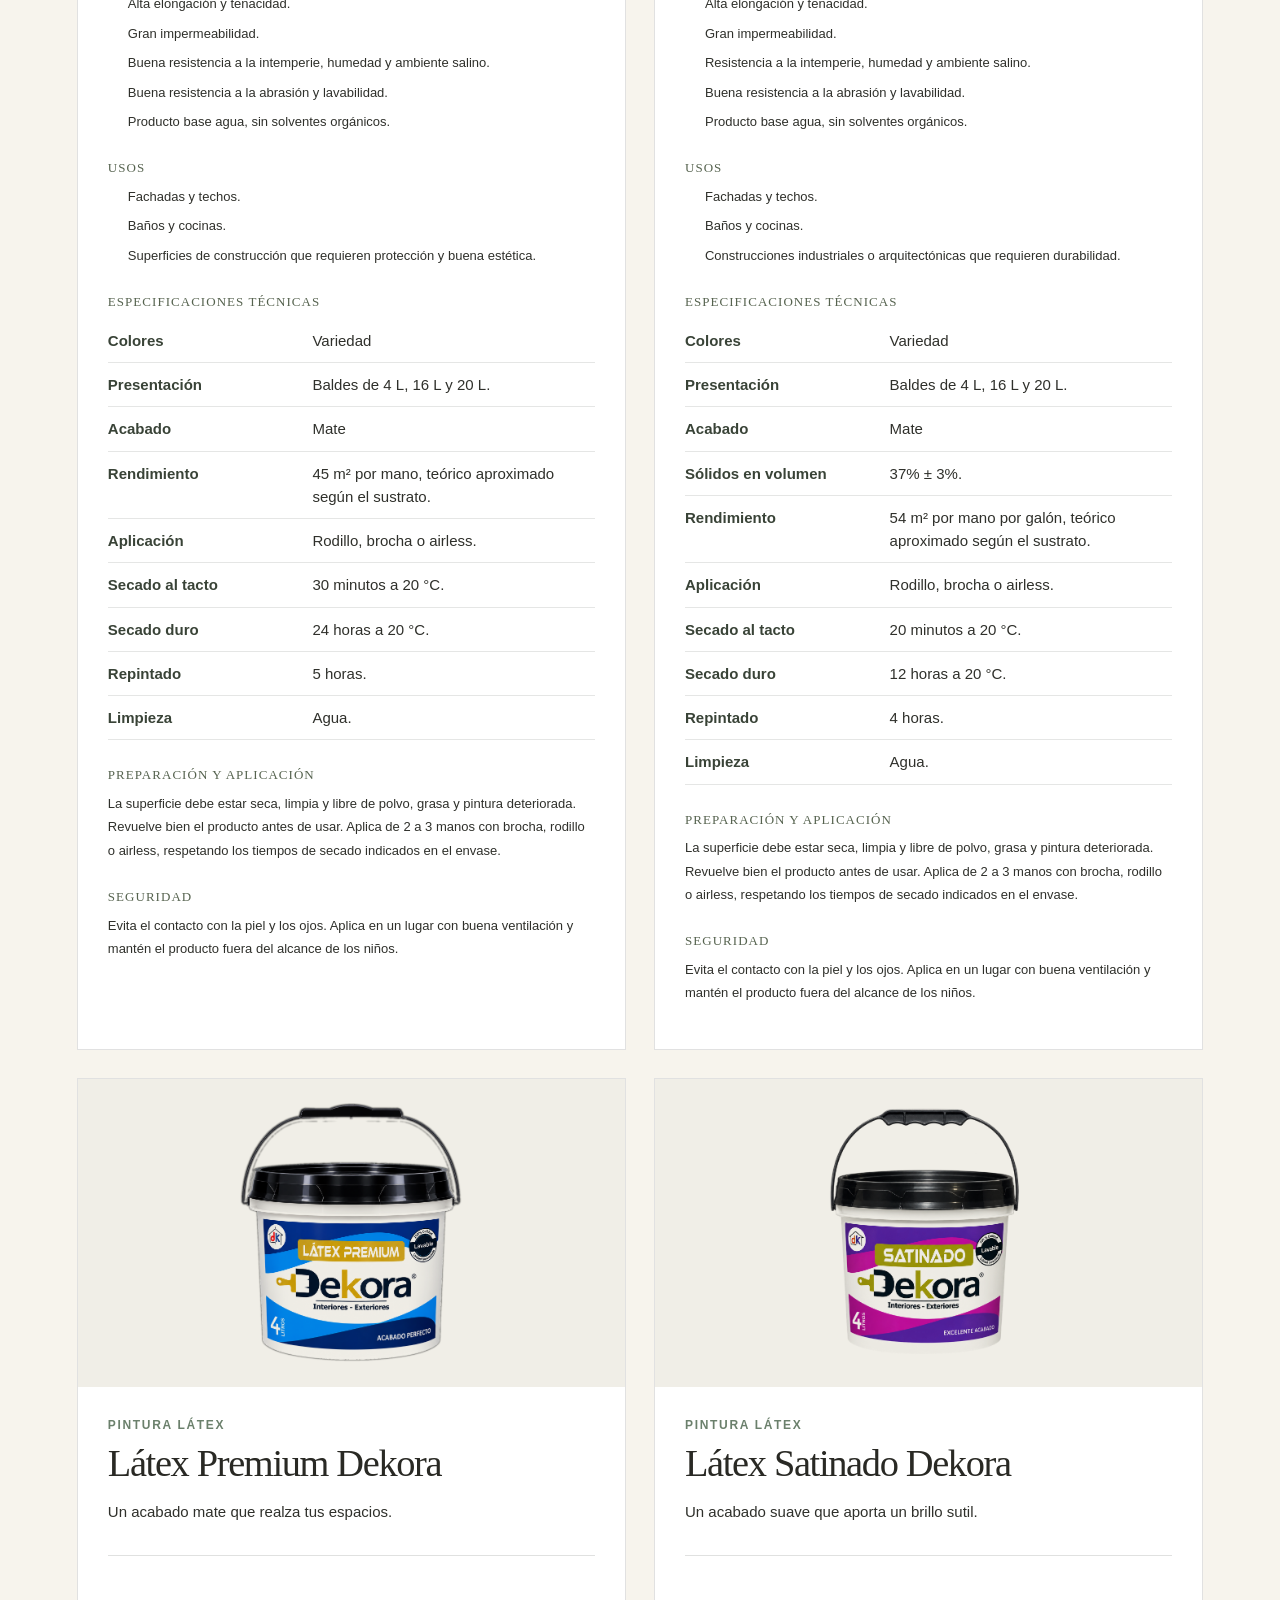
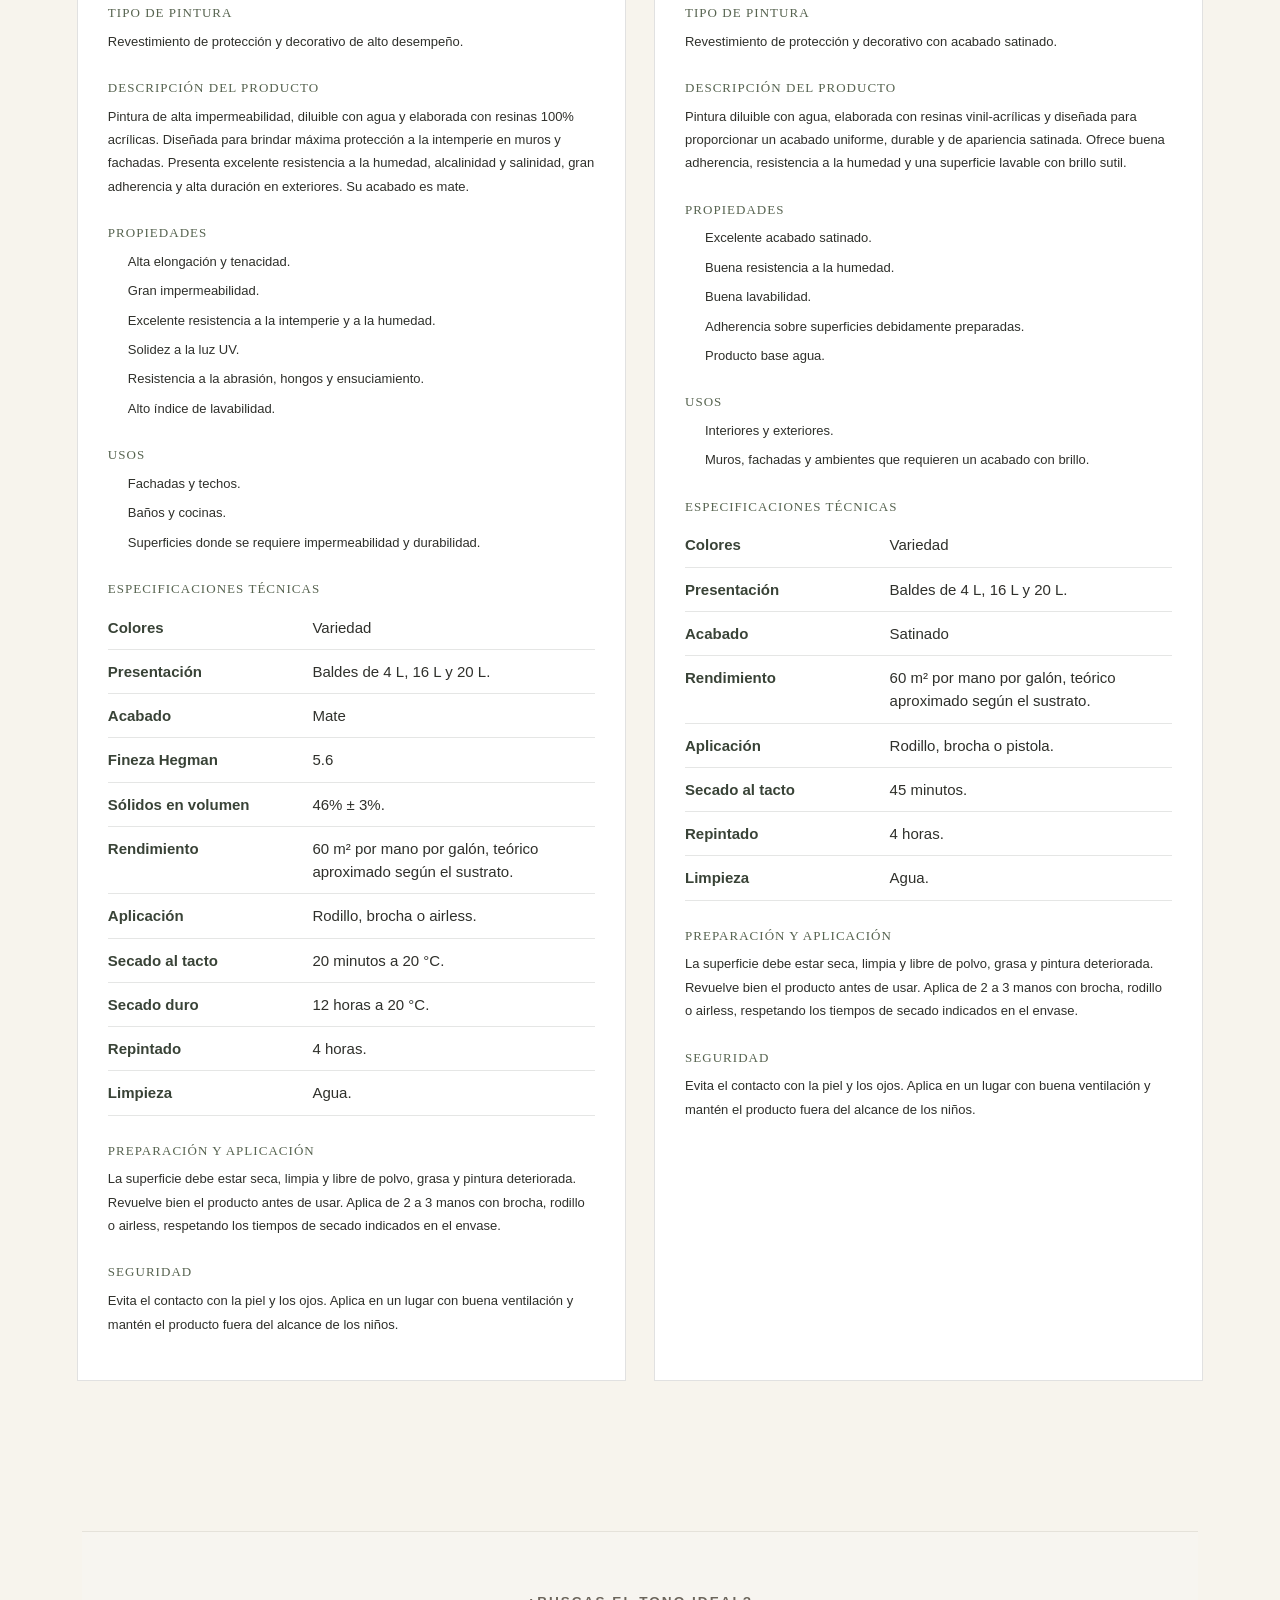
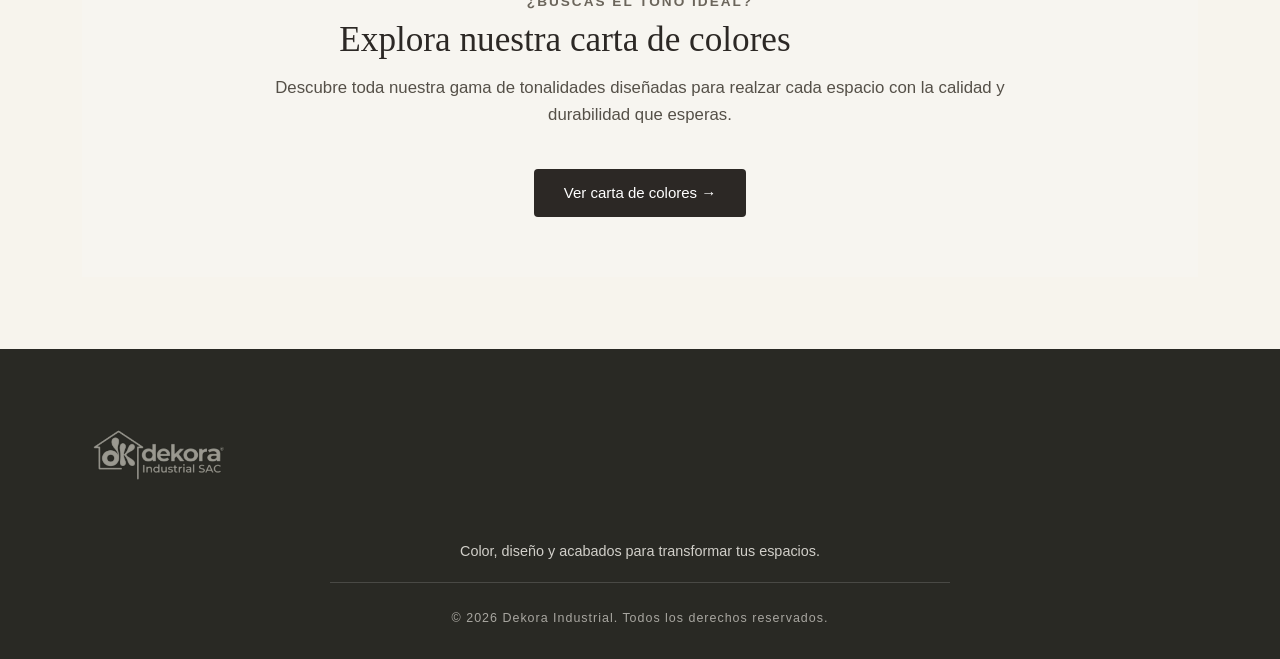
<file: latex.html>
<!-- Dekora page: latex.html. Shared layout styles are loaded from assets/css/estilos.css. -->
<!doctype html>
<html lang="es">

<head>
  <meta charset="utf-8">
  <meta name="viewport" content="width=device-width, initial-scale=1.0">

  <!-- CAMBIAR EL TÍTULO Y DESCRIPCIÓN SEGÚN CADA PÁGINA -->
  <title>Catálogo de Pinturas Látex, Selladores e Imprimantes | Dekora</title>
  <meta name="description"
    content="Explora nuestra línea de pinturas látex lavables, selladores vinílicos, pastas murales y acabados profesionales para ferreterías y constructoras en el Perú.">

  <!-- Open Graph (Igual para todas las páginas para mantener la marca en WhatsApp/Redes) -->
  <meta property="og:title" content="Dekora Industrial S.A.C. | Calidad y Color en Pinturas">
  <meta property="og:description"
    content="Líderes en fabricación de pinturas látex, selladores y recubrimientos para el sector construcción e industrial en el Perú.">
  <meta property="og:image" content="assets/img/logo-2026.png">
  <meta property="og:type" content="website">
  <meta property="og:locale" content="es_PE">

  <!-- Tus estilos habituales -->
  <link href="assets/css/estilos.css" rel="stylesheet">
</head>
<script async src="https://www.googletagmanager.com/gtm.js?id=GTM-TJSDSMM5"></script>
<script>
  window.dataLayer = window.dataLayer || [];
  function gtag() { dataLayer.push(arguments); }
  gtag('js', new Date());
</script>

<body>
  <div id="contenedor">
    <header class="site-header">
      <div class="top-bar"><span>Color · Diseño · Acabados</span><span>DEKORA INDUSTRIAL S.A.C.</span></div>
      <div class="main-header">
        <a href="index.html" class="logo" aria-label="Dekora - Inicio"><img src="assets/img/logo-2026.png"
            alt="Dekora"></a>
        <nav class="main-nav" aria-label="Navegación principal">
          <a href="index.html">Inicio</a>
          <a href="conocenos.html">Conócenos</a>
          <a href="latex.html" class="active">Pinturas látex</a>
          <a href="complementos.html">Complementos</a>
          <a href="clientes.html">Clientes</a>
          <a href="ideas.html">Inspiración</a>
          <a href="contactenos.html">Contáctenos</a>
        </nav>
      </div>
    </header>
    <main class="catalog-detail-page">
      <div class="catalog-detail-intro">
        <p class="eyebrow">Pinturas látex</p>
        <h1>Color, protección y acabados para cada proyecto.</h1>
        <p>Conoce nuestras líneas de pinturas látex, sus características, usos y especificaciones técnicas. Por ahora
          presentamos las opciones de 4 L, 16 L y 20 L; la presentación de 20 L podrá retirarse más adelante.</p>
      </div>
      <div class="product-artwork-note"><strong>Presentaciones de referencia</strong><span>Las imágenes muestran las
          etiquetas de las presentaciones de 4 L. Consulta la etiqueta y ficha técnica de cada producto antes de
          aplicar.</span></div>
      <div class="catalog-detail-grid">
        <article class="catalog-detail-card">
          <div class="product-card-media"><img src="assets/img/productos-2026/luxor-1.png" alt="Látex Luxor Dekora"
              class="product-img">
          </div>
          <div class="catalog-detail-card-content">
            <p class="eyebrow">Pintura látex</p>
            <h2>Látex Luxor Dekora</h2>
            <p class="product-lead">Rendimiento práctico para tus proyectos de todos los días.</p>
            <div class="spec-section">
              <h3>Tipo de pintura</h3>
              <p>Pintura de protección y revestimiento arquitectónico base agua.</p>
              <h3>Descripción del producto</h3>
              <p>Pintura de buena dureza, impermeable y diluible con agua, elaborada con resinas vinil-acrílicas.
                Diseñada para brindar buena protección a la intemperie y resistencia a la humedad, alcalinidad y
                salinidad. Tiene buena adherencia sobre hormigón, asfalto, ladrillo, fibrocemento, madera y acero
                debidamente imprimado. Su acabado es mate.</p>
              <h3>Propiedades</h3>
              <ul>
                <li>Alta elongación y tenacidad.</li>
                <li>Gran impermeabilidad.</li>
                <li>Buena resistencia a la intemperie, humedad y ambiente salino.</li>
                <li>Buena resistencia a la abrasión y lavabilidad.</li>
                <li>Producto base agua, sin solventes orgánicos.</li>
              </ul>
              <h3>Usos</h3>
              <ul>
                <li>Fachadas y techos.</li>
                <li>Baños y cocinas.</li>
                <li>Superficies de construcción que requieren protección y buena estética.</li>
              </ul>
              <h3>Especificaciones técnicas</h3>
              <table class="spec-table">
                <tr>
                  <td>Colores</td>
                  <td>Variedad</td>
                </tr>
                <tr>
                  <td>Presentación</td>
                  <td>Baldes de 4 L, 16 L y 20 L.</td>
                </tr>
                <tr>
                  <td>Acabado</td>
                  <td>Mate</td>
                </tr>
                <tr>
                  <td>Rendimiento</td>
                  <td>45 m² por mano, teórico aproximado según el sustrato.</td>
                </tr>
                <tr>
                  <td>Aplicación</td>
                  <td>Rodillo, brocha o airless.</td>
                </tr>
                <tr>
                  <td>Secado al tacto</td>
                  <td>30 minutos a 20 °C.</td>
                </tr>
                <tr>
                  <td>Secado duro</td>
                  <td>24 horas a 20 °C.</td>
                </tr>
                <tr>
                  <td>Repintado</td>
                  <td>5 horas.</td>
                </tr>
                <tr>
                  <td>Limpieza</td>
                  <td>Agua.</td>
                </tr>
              </table>
              <h3>Preparación y aplicación</h3>
              <p>La superficie debe estar seca, limpia y libre de polvo, grasa y pintura deteriorada. Revuelve bien el
                producto antes de usar. Aplica de 2 a 3 manos con brocha, rodillo o airless, respetando los tiempos de
                secado indicados en el envase.</p>
              <h3>Seguridad</h3>
              <p>Evita el contacto con la piel y los ojos. Aplica en un lugar con buena ventilación y mantén el producto
                fuera del alcance de los niños.</p>
            </div>
          </div>
        </article>
        <article class="catalog-detail-card">
          <div class="product-card-media"><img src="assets/img/productos-2026/03_Latex_Superior.png"
              alt="Látex Superior Dekora" class="product-img"></div>
          <div class="catalog-detail-card-content">
            <p class="eyebrow">Pintura látex</p>
            <h2>Látex Superior Dekora</h2>
            <p class="product-lead">Rendimiento confiable para lograr resultados duraderos.</p>
            <div class="spec-section">
              <h3>Tipo de pintura</h3>
              <p>Revestimiento de protección y decorativo base agua.</p>
              <h3>Descripción del producto</h3>
              <p>Pintura de alta impermeabilidad, diluible con agua y elaborada con resinas 100% vinil-acrílicas.
                Diseñada para brindar protección a la intemperie en muros y fachadas. Presenta buena resistencia a la
                humedad, alcalinidad y salinidad, con adherencia sobre diversas superficies debidamente preparadas. Su
                acabado es mate.</p>
              <h3>Propiedades</h3>
              <ul>
                <li>Alta elongación y tenacidad.</li>
                <li>Gran impermeabilidad.</li>
                <li>Resistencia a la intemperie, humedad y ambiente salino.</li>
                <li>Buena resistencia a la abrasión y lavabilidad.</li>
                <li>Producto base agua, sin solventes orgánicos.</li>
              </ul>
              <h3>Usos</h3>
              <ul>
                <li>Fachadas y techos.</li>
                <li>Baños y cocinas.</li>
                <li>Construcciones industriales o arquitectónicas que requieren durabilidad.</li>
              </ul>
              <h3>Especificaciones técnicas</h3>
              <table class="spec-table">
                <tr>
                  <td>Colores</td>
                  <td>Variedad</td>
                </tr>
                <tr>
                  <td>Presentación</td>
                  <td>Baldes de 4 L, 16 L y 20 L.</td>
                </tr>
                <tr>
                  <td>Acabado</td>
                  <td>Mate</td>
                </tr>
                <tr>
                  <td>Sólidos en volumen</td>
                  <td>37% ± 3%.</td>
                </tr>
                <tr>
                  <td>Rendimiento</td>
                  <td>54 m² por mano por galón, teórico aproximado según el sustrato.</td>
                </tr>
                <tr>
                  <td>Aplicación</td>
                  <td>Rodillo, brocha o airless.</td>
                </tr>
                <tr>
                  <td>Secado al tacto</td>
                  <td>20 minutos a 20 °C.</td>
                </tr>
                <tr>
                  <td>Secado duro</td>
                  <td>12 horas a 20 °C.</td>
                </tr>
                <tr>
                  <td>Repintado</td>
                  <td>4 horas.</td>
                </tr>
                <tr>
                  <td>Limpieza</td>
                  <td>Agua.</td>
                </tr>
              </table>
              <h3>Preparación y aplicación</h3>
              <p>La superficie debe estar seca, limpia y libre de polvo, grasa y pintura deteriorada. Revuelve bien el
                producto antes de usar. Aplica de 2 a 3 manos con brocha, rodillo o airless, respetando los tiempos de
                secado indicados en el envase.</p>
              <h3>Seguridad</h3>
              <p>Evita el contacto con la piel y los ojos. Aplica en un lugar con buena ventilación y mantén el producto
                fuera del alcance de los niños.</p>
            </div>
          </div>
        </article>
        <article class="catalog-detail-card">
          <div class="product-card-media"><img src="assets/img/productos-2026/premium-1.png" alt="Látex Premium Dekora"
              class="product-img">
          </div>
          <div class="catalog-detail-card-content">
            <p class="eyebrow">Pintura látex</p>
            <h2>Látex Premium Dekora</h2>
            <p class="product-lead">Un acabado mate que realza tus espacios.</p>
            <div class="spec-section">
              <h3>Tipo de pintura</h3>
              <p>Revestimiento de protección y decorativo de alto desempeño.</p>
              <h3>Descripción del producto</h3>
              <p>Pintura de alta impermeabilidad, diluible con agua y elaborada con resinas 100% acrílicas. Diseñada
                para brindar máxima protección a la intemperie en muros y fachadas. Presenta excelente resistencia a la
                humedad, alcalinidad y salinidad, gran adherencia y alta duración en exteriores. Su acabado es mate.</p>
              <h3>Propiedades</h3>
              <ul>
                <li>Alta elongación y tenacidad.</li>
                <li>Gran impermeabilidad.</li>
                <li>Excelente resistencia a la intemperie y a la humedad.</li>
                <li>Solidez a la luz UV.</li>
                <li>Resistencia a la abrasión, hongos y ensuciamiento.</li>
                <li>Alto índice de lavabilidad.</li>
              </ul>
              <h3>Usos</h3>
              <ul>
                <li>Fachadas y techos.</li>
                <li>Baños y cocinas.</li>
                <li>Superficies donde se requiere impermeabilidad y durabilidad.</li>
              </ul>
              <h3>Especificaciones técnicas</h3>
              <table class="spec-table">
                <tr>
                  <td>Colores</td>
                  <td>Variedad</td>
                </tr>
                <tr>
                  <td>Presentación</td>
                  <td>Baldes de 4 L, 16 L y 20 L.</td>
                </tr>
                <tr>
                  <td>Acabado</td>
                  <td>Mate</td>
                </tr>
                <tr>
                  <td>Fineza Hegman</td>
                  <td>5.6</td>
                </tr>
                <tr>
                  <td>Sólidos en volumen</td>
                  <td>46% ± 3%.</td>
                </tr>
                <tr>
                  <td>Rendimiento</td>
                  <td>60 m² por mano por galón, teórico aproximado según el sustrato.</td>
                </tr>
                <tr>
                  <td>Aplicación</td>
                  <td>Rodillo, brocha o airless.</td>
                </tr>
                <tr>
                  <td>Secado al tacto</td>
                  <td>20 minutos a 20 °C.</td>
                </tr>
                <tr>
                  <td>Secado duro</td>
                  <td>12 horas a 20 °C.</td>
                </tr>
                <tr>
                  <td>Repintado</td>
                  <td>4 horas.</td>
                </tr>
                <tr>
                  <td>Limpieza</td>
                  <td>Agua.</td>
                </tr>
              </table>
              <h3>Preparación y aplicación</h3>
              <p>La superficie debe estar seca, limpia y libre de polvo, grasa y pintura deteriorada. Revuelve bien el
                producto antes de usar. Aplica de 2 a 3 manos con brocha, rodillo o airless, respetando los tiempos de
                secado indicados en el envase.</p>
              <h3>Seguridad</h3>
              <p>Evita el contacto con la piel y los ojos. Aplica en un lugar con buena ventilación y mantén el producto
                fuera del alcance de los niños.</p>
            </div>
          </div>
        </article>
        <article class="catalog-detail-card">
          <div class="product-card-media"><img src="assets/img/productos-2026/04_Satinado.png"
              alt="Látex Satinado Dekora" class="product-img"></div>
          <div class="catalog-detail-card-content">
            <p class="eyebrow">Pintura látex</p>
            <h2>Látex Satinado Dekora</h2>
            <p class="product-lead">Un acabado suave que aporta un brillo sutil.</p>
            <div class="spec-section">
              <h3>Tipo de pintura</h3>
              <p>Revestimiento de protección y decorativo con acabado satinado.</p>
              <h3>Descripción del producto</h3>
              <p>Pintura diluible con agua, elaborada con resinas vinil-acrílicas y diseñada para proporcionar un
                acabado uniforme, durable y de apariencia satinada. Ofrece buena adherencia, resistencia a la humedad y
                una superficie lavable con brillo sutil.</p>
              <h3>Propiedades</h3>
              <ul>
                <li>Excelente acabado satinado.</li>
                <li>Buena resistencia a la humedad.</li>
                <li>Buena lavabilidad.</li>
                <li>Adherencia sobre superficies debidamente preparadas.</li>
                <li>Producto base agua.</li>
              </ul>
              <h3>Usos</h3>
              <ul>
                <li>Interiores y exteriores.</li>
                <li>Muros, fachadas y ambientes que requieren un acabado con brillo.</li>
              </ul>
              <h3>Especificaciones técnicas</h3>
              <table class="spec-table">
                <tr>
                  <td>Colores</td>
                  <td>Variedad</td>
                </tr>
                <tr>
                  <td>Presentación</td>
                  <td>Baldes de 4 L, 16 L y 20 L.</td>
                </tr>
                <tr>
                  <td>Acabado</td>
                  <td>Satinado</td>
                </tr>
                <tr>
                  <td>Rendimiento</td>
                  <td>60 m² por mano por galón, teórico aproximado según el sustrato.</td>
                </tr>
                <tr>
                  <td>Aplicación</td>
                  <td>Rodillo, brocha o pistola.</td>
                </tr>
                <tr>
                  <td>Secado al tacto</td>
                  <td>45 minutos.</td>
                </tr>
                <tr>
                  <td>Repintado</td>
                  <td>4 horas.</td>
                </tr>
                <tr>
                  <td>Limpieza</td>
                  <td>Agua.</td>
                </tr>
              </table>
              <h3>Preparación y aplicación</h3>
              <p>La superficie debe estar seca, limpia y libre de polvo, grasa y pintura deteriorada. Revuelve bien el
                producto antes de usar. Aplica de 2 a 3 manos con brocha, rodillo o airless, respetando los tiempos de
                secado indicados en el envase.</p>
              <h3>Seguridad</h3>
              <p>Evita el contacto con la piel y los ojos. Aplica en un lugar con buena ventilación y mantén el producto
                fuera del alcance de los niños.</p>
            </div>
          </div>
        </article>
      </div>
    </main>


    <!-- Enlace a la carta de colores -->
    <section class="carta-cta"
      style="background-color: #f7f5f0; padding: 60px 20px; text-align: center; margin-top: 40px; border-top: 1px solid #e5e2da;">
      <div style="max-width: 800px; margin: 0 auto;">
        <p class="eyebrow"
          style="text-transform: uppercase; letter-spacing: 2px; font-size: 0.85rem; color: #6b655b; margin-bottom: 10px;">
          ¿Buscas el tono ideal?</p>
        <h2 style="font-family: 'Cormorant Garamond', serif; font-size: 2.2rem; color: #2c2825; margin-bottom: 15px;">
          Explora nuestra carta de colores</h2>
        <p style="color: #555048; font-size: 1.05rem; line-height: 1.6; margin-bottom: 25px;">Descubre toda nuestra gama
          de tonalidades diseñadas para realzar cada espacio con la calidad y durabilidad que esperas.</p>
        <a class="button-link" href="carta.html"
          style="display: inline-block; padding: 12px 30px; background-color: #2c2825; color: #fff; text-decoration: none; font-weight: 500; border-radius: 4px; transition: background 0.3s;">Ver
          carta de colores →</a>
      </div>
    </section>



    <!-- Botón flotante de WhatsApp -->
    <a href="https://wa.me/51946542514?text=Hola,%20deseo%20más%20información%20sobre%20los%20productos%20y%20servicios%20de%20Dekora."
      target="_blank" rel="noopener noreferrer" class="whatsapp-float-btn" aria-label="Escríbenos por WhatsApp">
      <svg class="whatsapp-float-icon" xmlns="http://www.w3.org/2000/svg" viewBox="0 0 24 24">
        <path
          d="M12.04 2c-5.52 0-10 4.48-10 10 0 1.77.46 3.45 1.28 4.9L2 22l5.25-1.38c1.41.77 3.03 1.21 4.79 1.21 5.52 0 10-4.48 10-10s-4.48-10-10-10zm5.81 14.19c-.24.67-1.4 1.28-1.93 1.36-.5.08-1.14.12-3.35-.78-2.88-1.19-4.75-4.14-4.89-4.33-.14-.19-1.16-1.55-1.16-2.96 0-1.41.74-2.1 1-2.38.26-.28.57-.35.76-.35.19 0 .38 0 .55.01.18.01.42-.07.66.51.24.58.82 2 .89 2.15.07.15.12.33.02.53-.1.2-.15.33-.3.51-.15.18-.32.4-.46.54-.15.15-.31.31-.13.61.18.3 0.8 1.32 1.72 2.14 1.18 1.05 2.18 1.38 2.49 1.53.31.15.49.13.67-.08.18-.21.78-.91.99-1.23.21-.32.42-.27.71-.16.29.11 1.83.86 2.14 1.02.31.16.52.24.6.37.08.13.08.75-.16 1.42z" />
      </svg>
    </a>


    <footer id="piepagina" class="site-footer">
      <div class="footer-inner">
        <div class="footer-brand"><img src="assets/img/logo-2026-white_gray.png" alt="Dekora"></div>
        <p>Color, diseño y acabados para transformar tus espacios.</p>
        <p class="copyright">© 2026 Dekora Industrial. Todos los derechos reservados.</p>
      </div>
    </footer>
  </div>
</body>

</html>
</file>
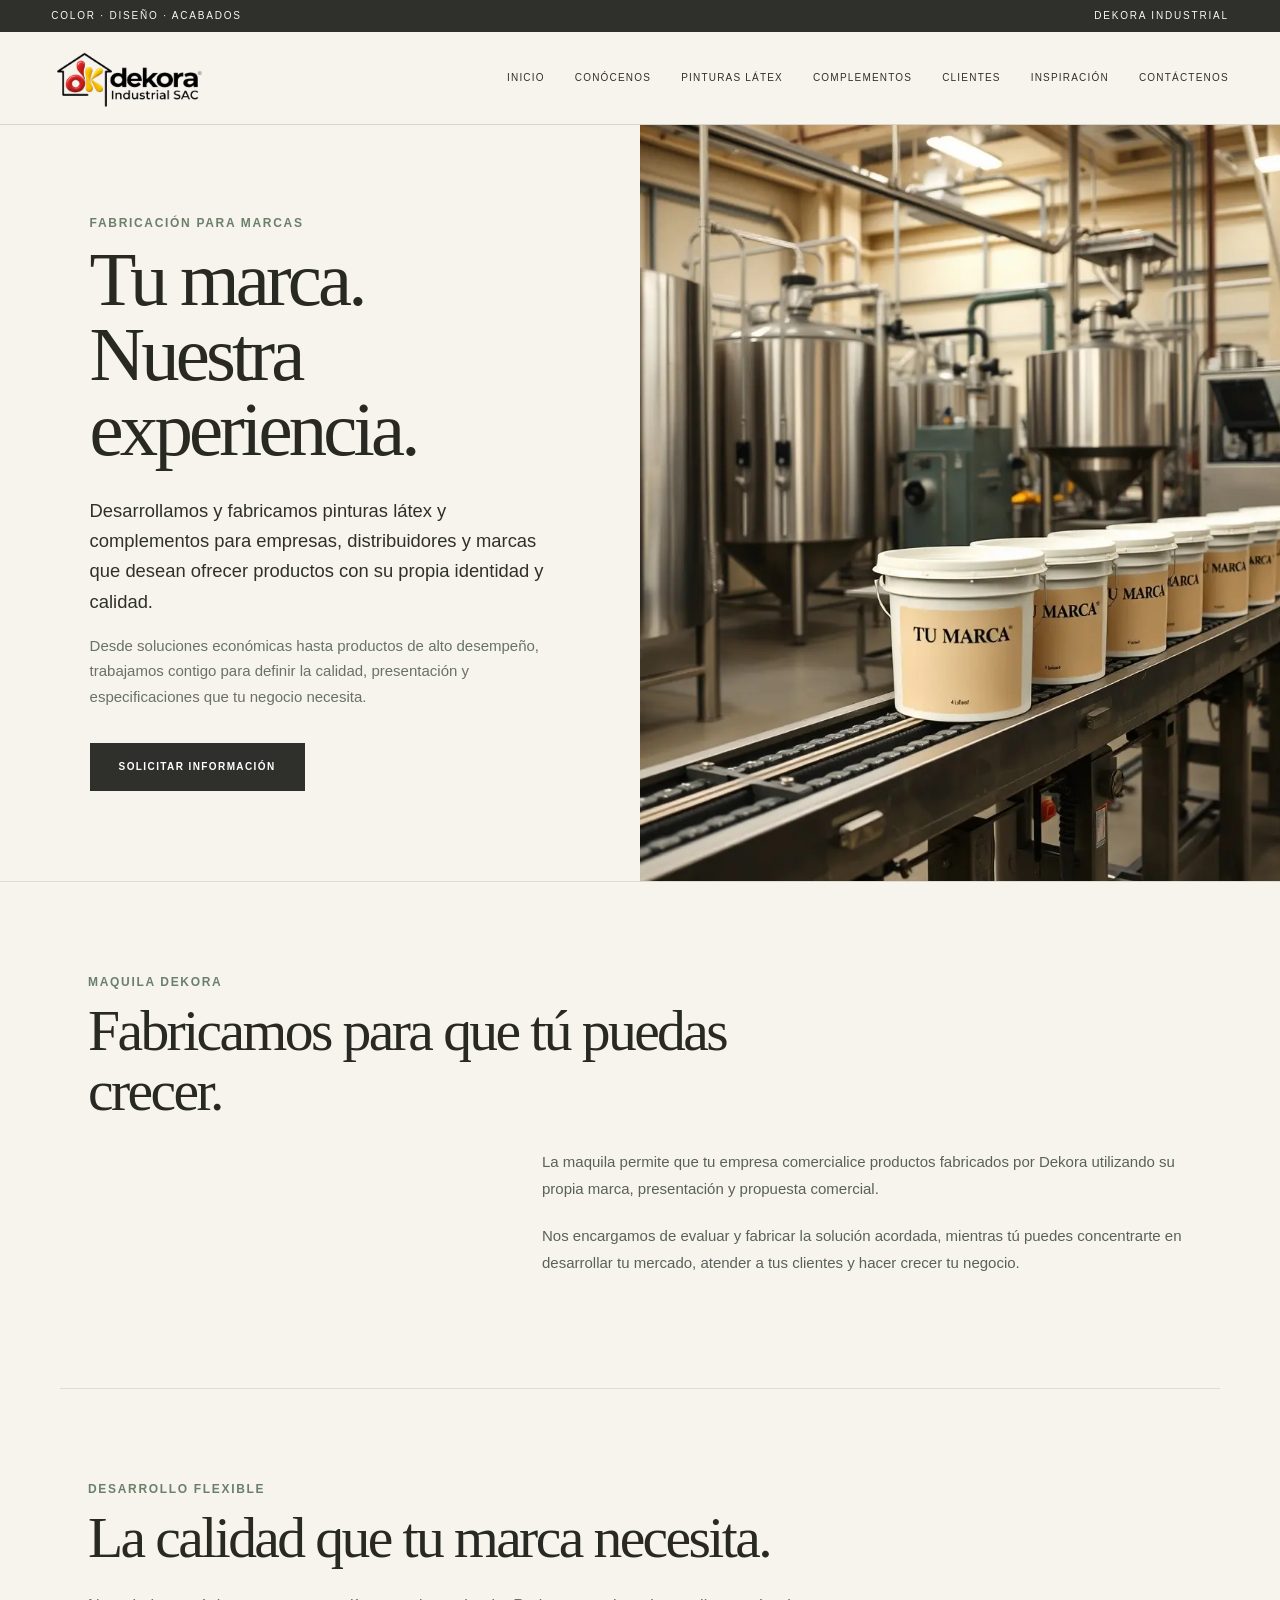
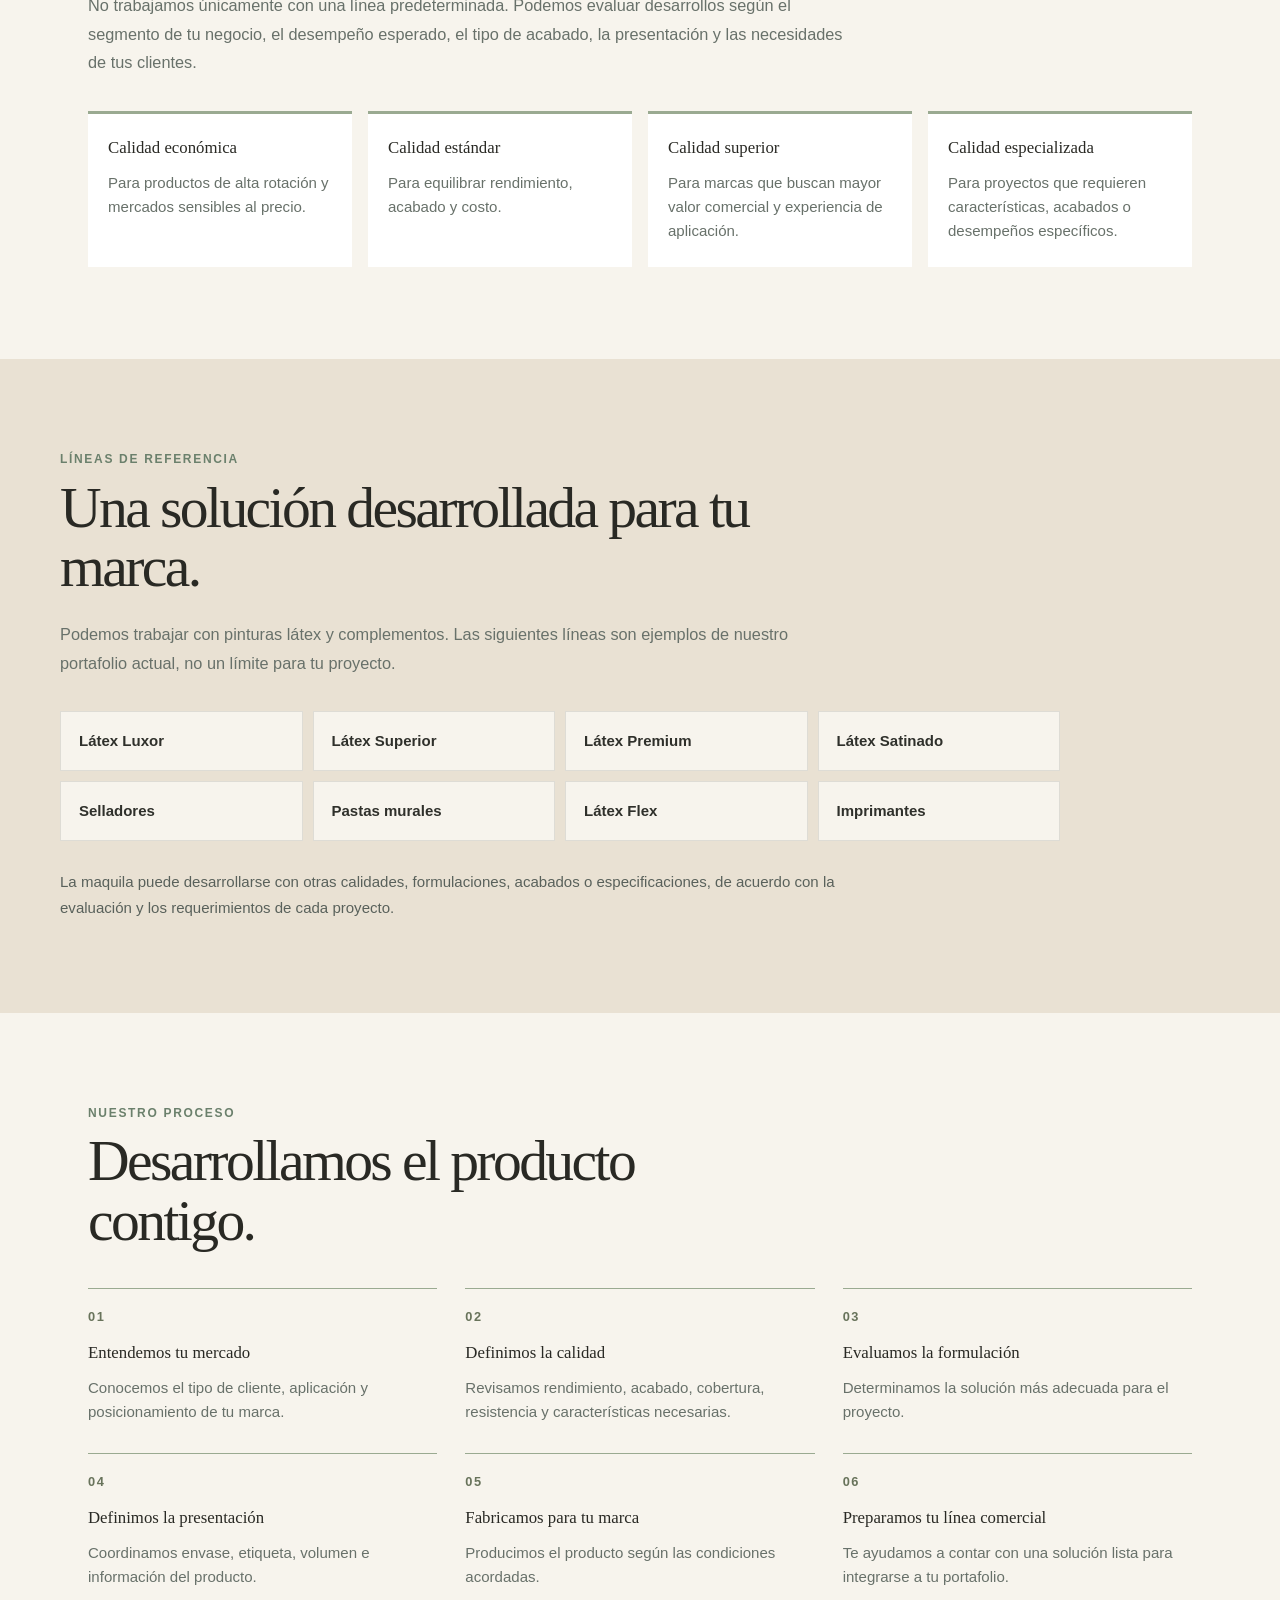
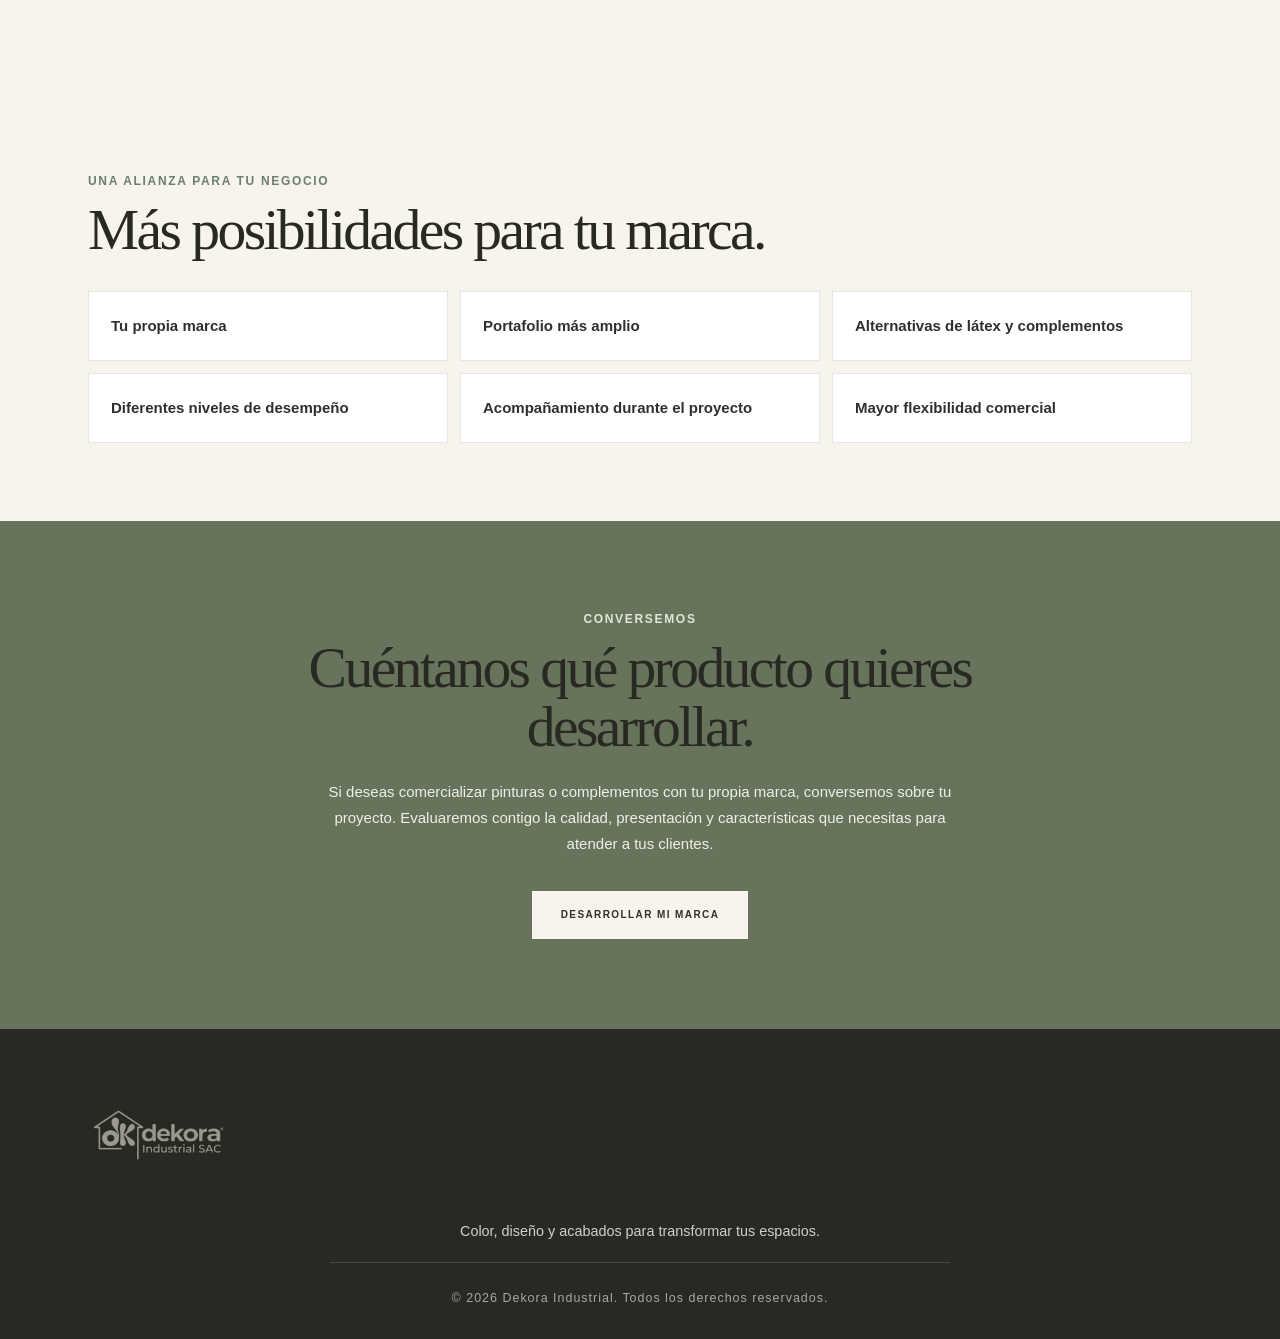
<file: maquila.html>
<!-- Dekora Maquila page. This page explains private-label manufacturing and quality flexibility. -->
<!DOCTYPE html>
<html lang="es">

<head>
  <meta charset="utf-8">
  <meta name="viewport" content="width=device-width, initial-scale=1.0">

  <title>Fabricación de Pinturas Látex y Complementos por Maquila y Marcas Propias | Dekora</title>
  <meta name="description"
    content="Desarrollamos y fabricamos pinturas látex y complementos bajo tu propia marca. Soluciones flexibles y de calidad para empresas y distribuidores en el Perú.">

  <!-- Open Graph (Igual para todas las páginas para mantener la marca en WhatsApp/Redes) -->
  <meta property="og:title" content="Dekora Industrial S.A.C. | Calidad y Color en Pinturas">
  <meta property="og:description"
    content="Líderes en fabricación de pinturas látex, selladores y recubrimientos para el sector construcción e industrial en el Perú.">
  <meta property="og:image" content="assets/img/logo-2026.png">
  <meta property="og:type" content="website">
  <meta property="og:locale" content="es_PE">

  <!-- Tus estilos habituales -->
  <link href="assets/css/estilos.css" rel="stylesheet">
</head>
<script async src="https://www.googletagmanager.com/gtm.js?id=GTM-TJSDSMM5"></script>
<script>
  window.dataLayer = window.dataLayer || [];
  function gtag() { dataLayer.push(arguments); }
  gtag('js', new Date());
</script>

<body>
  <div id="contenedor">
    <header class="site-header">
      <div class="top-bar"><span>Color · Diseño · Acabados</span><span>DEKORA INDUSTRIAL</span></div>
      <div class="main-header">
        <a href="index.html" class="logo" aria-label="Dekora - Inicio"><img src="assets/img/logo-2026.png"
            alt="Dekora"></a>
        <nav class="main-nav" aria-label="Navegación principal">
          <a href="index.html">Inicio</a>
          <a href="conocenos.html">Conócenos</a>
          <a href="latex.html">Pinturas látex</a>
          <a href="complementos.html">Complementos</a>
          <a href="clientes.html">Clientes</a>
          <a href="ideas.html">Inspiración</a>
          <a href="contactenos.html">Contáctenos</a>
        </nav>
      </div>
    </header>

    <main class="maquila-page">
      <section class="maquila-hero">
        <div class="maquila-hero-copy">
          <p class="eyebrow">Fabricación para marcas</p>
          <h1>Tu marca.<br>Nuestra experiencia.</h1>
          <p class="maquila-hero-lead">Desarrollamos y fabricamos pinturas látex y complementos para empresas,
            distribuidores y marcas que desean ofrecer productos con su propia identidad y calidad.</p>
          <p class="maquila-hero-support">Desde soluciones económicas hasta productos de alto desempeño, trabajamos
            contigo para definir la calidad, presentación y especificaciones que tu negocio necesita.</p>
          <a class="button maquila-button" href="contactenos.html">Solicitar información</a>
        </div>
        <div class="maquila-hero-visual" aria-label="Espacio reservado para la imagen principal de maquila">
          <img src="assets/img/maquilados.webp" alt="Fabricación de productos para marcas propias">
        </div>
      </section>

      <section class="maquila-section maquila-intro">
        <div class="maquila-section-heading">
          <p class="eyebrow">Maquila Dekora</p>
          <h2>Fabricamos para que tú puedas crecer.</h2>
        </div>
        <div class="maquila-section-text">
          <p>La maquila permite que tu empresa comercialice productos fabricados por Dekora utilizando su propia marca,
            presentación y propuesta comercial.</p>
          <p>Nos encargamos de evaluar y fabricar la solución acordada, mientras tú puedes concentrarte en desarrollar
            tu mercado, atender a tus clientes y hacer crecer tu negocio.</p>
        </div>
      </section>

      <section class="maquila-section maquila-quality">
        <div class="maquila-section-heading">
          <p class="eyebrow">Desarrollo flexible</p>
          <h2>La calidad que tu marca necesita.</h2>
        </div>
        <p class="maquila-section-intro">No trabajamos únicamente con una línea predeterminada. Podemos evaluar
          desarrollos según el segmento de tu negocio, el desempeño esperado, el tipo de acabado, la presentación y las
          necesidades de tus clientes.</p>
        <div class="maquila-quality-grid">
          <article>
            <h3>Calidad económica</h3>
            <p>Para productos de alta rotación y mercados sensibles al precio.</p>
          </article>
          <article>
            <h3>Calidad estándar</h3>
            <p>Para equilibrar rendimiento, acabado y costo.</p>
          </article>
          <article>
            <h3>Calidad superior</h3>
            <p>Para marcas que buscan mayor valor comercial y experiencia de aplicación.</p>
          </article>
          <article>
            <h3>Calidad especializada</h3>
            <p>Para proyectos que requieren características, acabados o desempeños específicos.</p>
          </article>
        </div>
      </section>

      <section class="maquila-section maquila-products">
        <div class="maquila-section-heading">
          <p class="eyebrow">Líneas de referencia</p>
          <h2>Una solución desarrollada para tu marca.</h2>
        </div>
        <p class="maquila-section-intro">Podemos trabajar con pinturas látex y complementos. Las siguientes líneas son
          ejemplos de nuestro portafolio actual, no un límite para tu proyecto.</p>
        <div class="maquila-product-list">
          <span>Látex Luxor</span><span>Látex Superior</span><span>Látex Premium</span><span>Látex Satinado</span>
          <span>Selladores</span><span>Pastas murales</span><span>Látex Flex</span><span>Imprimantes</span>
        </div>
        <p class="maquila-note">La maquila puede desarrollarse con otras calidades, formulaciones, acabados o
          especificaciones, de acuerdo con la evaluación y los requerimientos de cada proyecto.</p>
      </section>

      <section class="maquila-section maquila-process">
        <div class="maquila-section-heading">
          <p class="eyebrow">Nuestro proceso</p>
          <h2>Desarrollamos el producto contigo.</h2>
        </div>
        <div class="maquila-steps">
          <article><b>01</b>
            <h3>Entendemos tu mercado</h3>
            <p>Conocemos el tipo de cliente, aplicación y posicionamiento de tu marca.</p>
          </article>
          <article><b>02</b>
            <h3>Definimos la calidad</h3>
            <p>Revisamos rendimiento, acabado, cobertura, resistencia y características necesarias.</p>
          </article>
          <article><b>03</b>
            <h3>Evaluamos la formulación</h3>
            <p>Determinamos la solución más adecuada para el proyecto.</p>
          </article>
          <article><b>04</b>
            <h3>Definimos la presentación</h3>
            <p>Coordinamos envase, etiqueta, volumen e información del producto.</p>
          </article>
          <article><b>05</b>
            <h3>Fabricamos para tu marca</h3>
            <p>Producimos el producto según las condiciones acordadas.</p>
          </article>
          <article><b>06</b>
            <h3>Preparamos tu línea comercial</h3>
            <p>Te ayudamos a contar con una solución lista para integrarse a tu portafolio.</p>
          </article>
        </div>
      </section>

      <section class="maquila-section maquila-benefits">
        <div class="maquila-section-heading">
          <p class="eyebrow">Una alianza para tu negocio</p>
          <h2>Más posibilidades para tu marca.</h2>
        </div>
        <div class="maquila-benefit-grid">
          <div>Tu propia marca</div>
          <div>Portafolio más amplio</div>
          <div>Alternativas de látex y complementos</div>
          <div>Diferentes niveles de desempeño</div>
          <div>Acompañamiento durante el proyecto</div>
          <div>Mayor flexibilidad comercial</div>
        </div>
      </section>

      <section class="maquila-cta">
        <p class="eyebrow">Conversemos</p>
        <h2>Cuéntanos qué producto quieres desarrollar.</h2>
        <p>Si deseas comercializar pinturas o complementos con tu propia marca, conversemos sobre tu proyecto.
          Evaluaremos contigo la calidad, presentación y características que necesitas para atender a tus clientes.</p>
        <a class="button maquila-button" href="contactenos.html">Desarrollar mi marca</a>
      </section>
    </main>

    <footer id="piepagina" class="site-footer">
      <div class="footer-inner">
        <div class="footer-brand"><img src="assets/img/logo-2026-white_gray.png" alt="Dekora"></div>
        <p>Color, diseño y acabados para transformar tus espacios.</p>
        <p class="copyright">© 2026 Dekora Industrial. Todos los derechos reservados.</p>
      </div>
    </footer>
  </div>
</body>

</html>
</file>
<file: assets/css/estilos.css>
/*
  DEKORA WEBSITE STYLES
  This file contains the shared styles for the website.
  Keep image paths relative to each HTML file, for example:
  assets/img/latex-superior-4lts.webp
*/

/* =========================================================
   DEKORA INDUSTRIAL
   Author: Jose Alvarado
   File: estilos.css
   ========================================================= */

/* =========================================================
   LATEST CHANGES — September 3, 2026
   - Refined the hero section for a more editorial appearance.
   - Improved responsive spacing and typography.
   - Added accessible focus states and safer image behavior.
   - Kept legacy styles for older internal pages.
   ========================================================= */

/*
================================================================
DEKORA INDUSTRIAL — 2026
Premium editorial visual system
Paint · Color · Finishes · Inspiration

This stylesheet controls the redesigned homepage and keeps a
small compatibility layer for older internal pages.

IMPORTANT:
- index.html does NOT load the old global.css.
- The old jQuery slideshow is no longer used by the homepage.
- Legacy classes are retained at the bottom until internal pages
  are redesigned.
================================================================
*/


/* ==============================================================
   1. COLOR PALETTE
   ============================================================== */

:root {
    --cream: #F4F0E8;
    --warm-white: #FAF8F3;
    --olive: #65705A;
    --deep-green: #34443A;
    --terracotta: #A66A52;
    --charcoal: #292924;
    --soft-grey: #D8D3C8;
    --white: #FFFFFF;

    --content-width: 1240px;
    --wide-width: 1400px;
}


/* ==============================================================
   2. RESET / BASE
   ============================================================== */

*,
*::before,
*::after {
    box-sizing: border-box;
}

html {
    margin: 0;
    padding: 0;
    scroll-behavior: smooth;
}

body {
    margin: 0;
    padding: 0;

    background: var(--cream);
    color: var(--charcoal);

    font-family: "Montserrat", Arial, Helvetica, sans-serif;
    font-size: 15px;
    line-height: 1.6;

    -webkit-font-smoothing: antialiased;
    text-rendering: optimizeLegibility;
}

img {
    display: block;
    max-width: 100%;
    height: auto;
}

a {
    color: inherit;
    text-decoration: none;
}

button,
input,
textarea,
select {
    font: inherit;
}

ul,
ol {
    margin: 0;
    padding: 0;
    list-style: none;
}

p {
    margin: 0 0 20px;
}


/* ==============================================================
   3. TYPOGRAPHY
   ============================================================== */

h1,
h2,
h3,
h4,
h5,
h6 {
    margin: 0;
    padding: 0;

    color: var(--charcoal);

    font-family:
        "Cormorant Garamond",
        Georgia,
        "Times New Roman",
        serif;

    font-weight: 500;
    line-height: 1.05;
}

h1 {
    font-size: clamp(50px, 7vw, 96px);
}

h2 {
    font-size: clamp(42px, 5.5vw, 74px);
}

h3 {
    font-size: 34px;
}

h4 {
    font-size: 28px;
}

p {
    font-size: 15px;
    line-height: 1.8;
}

.eyebrow {
    margin-bottom: 18px;

    font-family: "Montserrat", Arial, Helvetica, sans-serif;
    font-size: 10px;
    font-weight: 600;
    line-height: 1.4;

    letter-spacing: 0.20em;
    text-transform: uppercase;
}

.texto_blanco {
    color: var(--white);
}


/* ==============================================================
   4. MAIN WEBSITE CONTAINER
   ============================================================== */

#contenedor {
    width: 100%;
    max-width: 100%;
    margin: 0 auto;

    overflow: hidden;
}


/* ==============================================================
   5. HEADER
   ============================================================== */

#cabecera,
.site-header {
    width: 100%;

    background: var(--warm-white);

    border-bottom: 1px solid rgba(41, 41, 36, 0.12);
}

.top-bar {
    width: 100%;
    min-height: 32px;

    padding: 7px 4%;

    display: flex;
    align-items: center;
    justify-content: space-between;

    background: var(--deep-green);
    color: var(--warm-white);

    font-family: "Montserrat", Arial, Helvetica, sans-serif;
    font-size: 10px;
    letter-spacing: 0.12em;
    text-transform: uppercase;
}

.main-header {
    width: min(var(--wide-width), 92%);
    min-height: 108px;

    margin: 0 auto;
    padding: 18px 0;

    display: flex;
    align-items: center;
    justify-content: space-between;

    gap: 40px;
}

.logo {
    width: auto;
    height: auto;

    margin: 0;
    padding: 0;

    flex-shrink: 0;
}

.logo img {
    width: auto;
    max-width: 155px;
    max-height: 78px;

    object-fit: contain;
}

#menu,
.main-nav {
    width: auto;
    height: auto;

    margin: 0;
    padding: 0;

    display: flex;
    align-items: center;
    justify-content: flex-end;

    gap: 30px;

    float: none;
}

#menu ul {
    display: flex;
    align-items: center;
    gap: 30px;
}

#menu li {
    margin: 0;
    padding: 0;
}

#menu li a,
.main-nav a {
    display: inline-block;

    padding: 10px 0;

    color: var(--charcoal);

    font-family: "Montserrat", Arial, Helvetica, sans-serif;
    font-size: 10px;
    font-weight: 500;
    line-height: 1.2;

    letter-spacing: 0.14em;
    text-align: center;
    text-transform: uppercase;

    border-bottom: 1px solid transparent;

    transition:
        color 0.25s ease,
        border-color 0.25s ease;
}

#menu li a:hover,
#menu li.selection a,
.main-nav a:hover,
.main-nav a.active {
    color: var(--olive);
    border-bottom-color: var(--olive);
}

/* Container for your nav links */
.nav-links,
header nav {
    display: flex;
    align-items: center;
    gap: 2rem;
    /* Controls the exact space between each link consistently */
}

/* Individual navigation links */
.nav-links a,
header nav a {
    font-family: inherit;
    /* Inherits your main site font family */
    font-size: 0.95rem;
    /* Fixes a uniform font size across all tabs */
    font-weight: 500;
    /* Ensures consistent font weight */
    text-transform: uppercase;
    /* If your design uses uppercase */
    letter-spacing: 0.5px;
    text-decoration: none;
    color: #333;
    /* Adjust to your text color */
    padding: 0.5rem 0;
    /* Consistent vertical padding */
    transition: color 0.2s ease;
}

/* Active tab style */
.nav-links a.active,
header nav a.active {
    font-weight: 700;
    /* Makes the current tab bold */
    border-bottom: 2px solid currentColor;
    /* Optional: standard active indicator */
}

/* ==============================================================
   6. HERO
   --------------------------------------------------------------
   The current image is temporary. The layout is ready for the
   future 2026 editorial hero photograph.
   ============================================================== */

#banner,
.hero {
    position: relative;

    width: 100%;
    height: 78vh;
    min-height: 560px;
    max-height: 850px;

    overflow: hidden;

    background: var(--deep-green);
}

.hero>img {
    width: 100%;
    height: 100%;

    object-fit: cover;
    object-position: center;
}

.hero::after {
    content: "";

    position: absolute;
    inset: 0;
    z-index: 1;

    background: rgba(0, 0, 0, 0.18);

    pointer-events: none;
}

.hero-content {
    position: absolute;
    z-index: 2;

    left: 8%;
    bottom: 12%;

    width: min(680px, 82%);
}

.hero-content .eyebrow {
    color: var(--white);
}

.hero-content h1 {
    max-width: 700px;
    margin-bottom: 28px;

    color: var(--white);
}

.hero-description {
    max-width: 480px;

    margin: 0 0 30px;

    color: var(--white);

    font-family: "Montserrat", Arial, Helvetica, sans-serif;
    font-size: 16px;
    font-weight: 300;
    line-height: 1.7;
}


/* ==============================================================
   7. BUTTONS
   ============================================================== */

.button {
    display: inline-block;

    padding: 15px 28px;

    background: var(--warm-white);
    color: var(--charcoal);

    border: 1px solid var(--warm-white);

    font-family: "Montserrat", Arial, Helvetica, sans-serif;
    font-size: 10px;
    font-weight: 600;

    letter-spacing: 0.14em;
    text-transform: uppercase;

    transition:
        background 0.25s ease,
        color 0.25s ease,
        border-color 0.25s ease;
}

.button:hover {
    background: transparent;
    color: var(--white);
    border-color: var(--white);
}


/* ==============================================================
   8. GENERAL SECTION UTILITY
   ============================================================== */

section {
    position: relative;
}

.section-container {
    width: min(1200px, 88%);
    margin: 0 auto;
}


/* ==============================================================
   9. INTRODUCTION / MAIN PAINT
   ============================================================== */

.intro {
    width: min(var(--content-width), 88%);

    margin: 0 auto;
    padding: 125px 0;

    display: grid;
    grid-template-columns: 1.08fr 0.92fr;
    align-items: center;

    gap: 90px;
}

.intro-image {
    min-height: 620px;

    display: flex;
    align-items: center;
    justify-content: center;

    overflow: hidden;

    background: var(--cream);
}

.intro-image img {
    width: 100%;
    height: 620px;

    padding: 45px;

    object-fit: contain;
    object-position: center;

    filter: drop-shadow(0 18px 25px rgba(0, 0, 0, 0.10));
}

.intro-text {
    padding: 20px 0;
}

.intro-text .eyebrow {
    color: var(--olive);
}

.intro-text h2 {
    max-width: 600px;
    margin-bottom: 30px;
}

.intro-text p {
    max-width: 500px;
}

.text-link {
    display: inline-block;

    margin-top: 8px;
    padding-bottom: 5px;

    border-bottom: 1px solid var(--charcoal);

    font-family: "Montserrat", Arial, Helvetica, sans-serif;
    font-size: 10px;
    font-weight: 600;

    letter-spacing: 0.13em;
    text-transform: uppercase;

    transition:
        color 0.25s ease,
        border-color 0.25s ease;
}

.text-link:hover {
    color: var(--olive);
    border-color: var(--olive);
}


/* ==============================================================
   10. BRAND STATEMENT
   ============================================================== */

.statement {
    padding: 135px 8%;

    background: var(--olive);
    color: var(--warm-white);

    text-align: center;
}

.statement .eyebrow {
    color: var(--warm-white);
}

.statement h2 {
    max-width: 1000px;
    margin: 0 auto;

    color: var(--warm-white);
}


/* ==============================================================
   11. PRODUCTS
   ============================================================== */

.products-section {
    padding: 125px 0;

    background: var(--warm-white);
}

.products-header {
    width: min(900px, 88%);

    margin: 0 auto 75px;

    text-align: center;
}

.products-header .eyebrow {
    color: var(--olive);
}

.products-header h2 {
    margin-bottom: 25px;
}

.products-header p {
    max-width: 700px;
    margin-left: auto;
    margin-right: auto;
}

.products-grid {
    width: min(1240px, 88%);

    margin: 0 auto;

    display: grid;
    grid-template-columns: repeat(3, 1fr);

    gap: 28px;
}

.product-card {
    position: relative;

    overflow: hidden;

    background: var(--cream);
}

.product-card img {
    width: 100%;
    height: 510px;

    object-fit: cover;

    transition: transform 0.6s ease;
}

/* The paint container is a transparent PNG, not a photograph. */
.product-card:first-child img {
    object-fit: contain;

    padding: 45px;

    background: var(--cream);

    filter: drop-shadow(0 18px 25px rgba(0, 0, 0, 0.10));
}

.product-card:hover img {
    transform: scale(1.025);
}

.product-card-content {
    padding: 26px 10px 40px;
}

.product-card-content .eyebrow {
    color: var(--olive);
}

.product-card-content h3 {
    margin-bottom: 12px;
}

.product-card-content p {
    margin-bottom: 12px;
}


/* ==============================================================
   12. PROFESSIONAL SERVICES
   ============================================================== */

.services {
    width: 100%;

    display: grid;
    grid-template-columns: repeat(2, 1fr);
}

.service {
    position: relative;

    min-height: 650px;

    overflow: hidden;

    background: var(--deep-green);
}

.service img {
    width: 100%;
    height: 100%;
    min-height: 650px;

    object-fit: cover;

    transition: transform 0.6s ease;
}

.service:hover img {
    transform: scale(1.025);
}

.service-content {
    position: absolute;
    z-index: 2;

    left: 8%;
    right: 8%;
    bottom: 9%;
}

.service-content::before {
    content: "";

    position: absolute;
    z-index: -1;

    inset: -45px -35px -35px;

    background: rgba(0, 0, 0, 0.28);
}

.service-content .eyebrow,
.service-content h2,
.service-content p {
    color: var(--white);
}

.service-content h2 {
    margin-bottom: 20px;
}

.service-content p {
    max-width: 480px;
}


/* ==============================================================
   13. INSPIRATION
   ============================================================== */

.inspiration {
    padding: 125px 0;

    background: var(--cream);
}

.inspiration-header {
    width: min(900px, 88%);

    margin: 0 auto 65px;

    text-align: center;
}

.inspiration-header .eyebrow {
    color: var(--olive);
}

.inspiration-header h2 {
    margin-bottom: 25px;
}

.inspiration-header p {
    max-width: 700px;
    margin-left: auto;
    margin-right: auto;
}

.inspiration-image {
    width: min(1400px, 92%);
    height: 700px;

    margin: 0 auto;

    overflow: hidden;
}

.inspiration-image img {
    width: 100%;
    height: 100%;

    object-fit: cover;

    transition: transform 0.6s ease;
}

.inspiration-image:hover img {
    transform: scale(1.015);
}


/* ==============================================================
   14. CONTACT CTA
   ============================================================== */

.cta {
    padding: 125px 8%;

    background: var(--deep-green);
    color: var(--warm-white);

    text-align: center;
}

.cta .eyebrow {
    color: var(--warm-white);
}

.cta h2 {
    max-width: 900px;

    margin: 0 auto 35px;

    color: var(--warm-white);
}

.cta p {
    max-width: 650px;

    margin: 0 auto 35px;

    color: var(--warm-white);
}


/* ==============================================================
   15. FOOTER
   ============================================================== */

#piepagina,
.site-footer {
    width: 100%;
    min-height: 300px;

    padding: 70px 6% 30px;

    background: var(--charcoal);
    color: var(--warm-white);
}

.site-footer a {
    color: var(--warm-white);

    transition: opacity 0.25s ease;
}

.site-footer a:hover {
    opacity: 0.6;
}

.footer-brand {
    margin-bottom: 50px;
}

.footer-brand img {
    width: 150px;
    max-height: 78px;

    object-fit: contain;
}

.footer-columns {
    display: grid;
    grid-template-columns: repeat(3, 1fr);

    gap: 60px;

    margin-bottom: 60px;
}

.footer-columns h3 {
    margin-bottom: 20px;

    color: var(--warm-white);

    font-family: "Montserrat", Arial, Helvetica, sans-serif;
    font-size: 10px;
    font-weight: 600;

    letter-spacing: 0.15em;
    text-transform: uppercase;
}

.footer-columns a {
    display: block;

    margin-bottom: 10px;

    font-size: 13px;
}

.footer-columns p {
    max-width: 320px;
    color: var(--warm-white);
}

.copyright {
    padding-top: 25px;

    border-top: 1px solid rgba(255, 255, 255, 0.15);

    color: rgba(255, 255, 255, 0.6);

    font-size: 10px;
    letter-spacing: 0.08em;
}


/* ==============================================================
   16. LEGACY DEKORA CLASSES
   --------------------------------------------------------------
   Keep these until the older internal pages are redesigned.
   ============================================================== */

.caja_negra {
    width: 100%;
    height: auto;

    padding: 100px 8%;

    background: var(--deep-green);
}

.caja_cuerpo {
    width: 100%;
    height: auto;

    padding: 100px 8%;

    background: var(--cream);
}

.img_bienvenidos,
.img_ofrecemos {
    max-width: 1200px;
    margin: 30px auto 0;
}

.titulos {
    width: auto;
}

.caja_interior {
    margin: 40px 0;
}


/* ==============================================================
   17. CONTACT PAGE COMPATIBILITY
   ============================================================== */

.caja_contactenos {
    width: 100%;
    max-width: 500px;
    float: none;
}

#contacto {
    margin-top: 40px;
    float: none;
}

.rotulos {
    width: 120px;

    display: block;
    float: left;

    padding: 5px 10px 5px 0;

    color: var(--charcoal);

    font-family: "Montserrat", Arial, Helvetica, sans-serif;
    font-size: 12px;
    text-align: right;
}

.campos {
    width: calc(100% - 130px);

    display: block;
    float: left;

    padding: 5px;
}

.campo {
    width: 100%;
    padding: 10px;

    background: var(--warm-white);
    border: 1px solid var(--soft-grey);

    font-family: "Montserrat", Arial, Helvetica, sans-serif;
    font-size: 13px;

    outline: none;
}

.campo:focus {
    border-color: var(--olive);
}

.boton {
    width: 160px;

    padding: 12px 20px;

    background: var(--olive);
    color: var(--white);

    border: none;

    font-family: "Montserrat", Arial, Helvetica, sans-serif;
    font-size: 10px;
    font-weight: 600;

    letter-spacing: 0.1em;
    text-transform: uppercase;

    cursor: pointer;

    transition: background 0.25s ease;
}

.boton:hover {
    background: var(--deep-green);
}

[required] {
    border: 1px solid var(--soft-grey);
}


/* ==============================================================
   18. MAP
   ============================================================== */

.mapa {
    width: 100%;
    max-width: 100%;

    height: 450px;

    margin: 40px 0;

    float: none;
}


/* ==============================================================
   19. ACCORDION
   ============================================================== */

.accordion {
    width: 100%;
    max-width: 1100px;

    margin: 40px auto;

    border-bottom: 1px solid var(--soft-grey);
}

.accordion h3 {
    margin: 0;
    padding: 18px 20px;

    background: var(--warm-white);
    color: var(--charcoal);

    font-family: "Montserrat", Arial, Helvetica, sans-serif;
    font-size: 14px;
    font-weight: 500;

    letter-spacing: 0.04em;

    border: 1px solid var(--soft-grey);
    border-bottom: none;

    cursor: pointer;

    transition:
        background 0.25s ease,
        color 0.25s ease;
}

.accordion h3:hover,
.accordion h3.active {
    background: var(--olive);
    color: var(--white);
}

.accordion p {
    margin: 0;
    padding: 20px;

    background: var(--warm-white);

    border-left: 1px solid var(--soft-grey);
    border-right: 1px solid var(--soft-grey);

    font-family: "Montserrat", Arial, Helvetica, sans-serif;
    font-size: 13px;
    line-height: 1.7;
}


/* ==============================================================
   20. CLIENT IMAGES
   ============================================================== */

.img_clientes {
    width: 100%;
    margin-top: 40px;
}


/* ==============================================================
   21. FLOAT CLEARING
   ============================================================== */

.limpiar {
    clear: both;
}


/* ==============================================================
   22. RESPONSIVE — TABLETS
   ============================================================== */

@media (max-width: 1000px) {

    .main-header {
        width: 90%;

        flex-direction: column;
        justify-content: center;

        padding: 25px 0;

        gap: 20px;
    }

    #menu,
    .main-nav {
        justify-content: center;
    }

    #menu ul {
        flex-wrap: wrap;
        justify-content: center;

        gap: 10px 25px;
    }

    #menu li a,
    .main-nav a {
        font-size: 10px;
    }

    .intro {
        grid-template-columns: 1fr;
        gap: 55px;
    }

    .intro-image {
        min-height: 0;
    }

    .intro-image img {
        height: 540px;
    }

    .intro-text {
        padding: 0;
    }

    .products-grid {
        grid-template-columns: repeat(2, 1fr);
    }

    .services {
        grid-template-columns: 1fr;
    }

    .service,
    .service img {
        min-height: 560px;
    }

    .inspiration-image {
        height: 570px;
    }

    .footer-columns {
        grid-template-columns: repeat(2, 1fr);
    }
}


/* ==============================================================
   23. RESPONSIVE — MOBILE
   ============================================================== */

@media (max-width: 700px) {

    body {
        font-size: 14px;
    }

    .top-bar {
        padding: 8px 5%;
        font-size: 8px;
        letter-spacing: 0.08em;
    }

    /* Hide the second top-bar label on narrow screens. */
    .top-bar span:last-child {
        display: none;
    }

    .main-header {
        width: 90%;
        min-height: auto;

        padding: 24px 0 20px;
    }

    .logo img {
        max-width: 145px;
        max-height: 72px;
    }

    #menu,
    .main-nav {
        width: 100%;
    }

    #menu ul {
        width: 100%;
        gap: 5px 18px;
    }

    #menu li a,
    .main-nav a {
        font-size: 9px;
        letter-spacing: 0.08em;
    }

    .hero {
        height: 72vh;
        min-height: 500px;
    }

    .hero-content {
        left: 7%;
        bottom: 10%;

        width: 86%;
    }

    .hero-content h1 {
        font-size: clamp(46px, 13vw, 70px);
    }

    .hero-description {
        max-width: 420px;
        font-size: 14px;
        line-height: 1.7;
    }

    .intro {
        width: 86%;
        padding: 80px 0;
    }

    .intro-image img {
        height: 410px;
        padding: 30px;
    }

    .statement {
        padding: 90px 7%;
    }

    .statement h2 {
        font-size: 44px;
    }

    .products-section {
        padding: 85px 0;
    }

    .products-grid {
        width: 86%;

        grid-template-columns: 1fr;

        gap: 20px;
    }

    .product-card img {
        height: 450px;
    }

    .product-card:first-child img {
        padding: 30px;
    }

    .services {
        grid-template-columns: 1fr;
    }

    .service,
    .service img {
        min-height: 500px;
    }

    .inspiration {
        padding: 85px 0;
    }

    .inspiration-image {
        width: 86%;
        height: 450px;
    }

    .cta {
        padding: 90px 7%;
    }

    #piepagina,
    .site-footer {
        padding: 60px 7% 25px;
    }

    .footer-columns {
        grid-template-columns: 1fr;
        gap: 40px;
    }

    .rotulos {
        width: 100%;
        float: none;

        padding: 5px 0;

        text-align: left;
    }

    .campos {
        width: 100%;
        float: none;

        padding: 5px 0 15px;
    }
}


/* ==============================================================
   24. RESPONSIVE — VERY SMALL SCREENS
   ============================================================== */

@media (max-width: 450px) {

    .main-nav {
        gap: 10px;
    }

    #menu ul {
        gap: 4px 12px;
    }

    #menu li a,
    .main-nav a {
        font-size: 8px;
    }

    .hero-content h1 {
        font-size: 46px;
    }

    .hero-description {
        font-size: 13px;
    }

    .intro-image img {
        height: 330px;
        padding: 20px;
    }

    .statement h2 {
        font-size: 39px;
    }

    .product-card img {
        height: 350px;
    }

    .service,
    .service img {
        min-height: 420px;
    }

    .inspiration-image {
        height: 350px;
    }

    .button {
        padding: 13px 20px;
        font-size: 9px;
    }
}

/* ==============================================================
   25. FINAL HOMEPAGE REFINEMENTS
   These rules improve the visual hierarchy without changing the
   HTML structure. They are easy to adjust as the new photography
   is added later.
   ============================================================== */

/* Keep hero text readable over both light and dark photographs. */
.hero::after {
    background:
        linear-gradient(90deg, rgba(20, 25, 20, 0.52) 0%, rgba(20, 25, 20, 0.18) 58%, rgba(20, 25, 20, 0.04) 100%);
}

/* Give the hero a more intentional editorial composition. */
.hero-content {
    max-width: 760px;
    padding: 0 0 8px;
}

.hero-content h1 {
    max-width: 760px;
    letter-spacing: -0.025em;
    text-wrap: balance;
}

.hero-description {
    max-width: 420px;
}

/* Make buttons feel lighter and more refined. */
.button {
    border-radius: 0;
    transition: background 0.25s ease, color 0.25s ease, border-color 0.25s ease, transform 0.25s ease;
}

.button:hover {
    transform: translateY(-2px);
}

/* Keep image containers stable while photographs are replaced. */
.hero>img,
.inspiration-image img,
.service>img,
.product-card img {
    backface-visibility: hidden;
}

/* Improve reading width and vertical rhythm on medium screens. */
@media (max-width: 1000px) {
    .hero {
        height: 72vh;
        min-height: 520px;
    }

    .hero-content {
        left: 7%;
        width: 82%;
    }

    .intro,
    .products-section,
    .inspiration {
        padding-top: 100px;
        padding-bottom: 100px;
    }
}

/* Mobile layout: keep the headline prominent without crowding. */
@media (max-width: 700px) {
    .hero {
        height: 76vh;
        min-height: 520px;
    }

    .hero::after {
        background: linear-gradient(180deg, rgba(20, 25, 20, 0.08) 0%, rgba(20, 25, 20, 0.56) 72%, rgba(20, 25, 20, 0.68) 100%);
    }

    .hero-content {
        left: 7%;
        bottom: 9%;
        width: 86%;
    }

    .hero-content h1 {
        max-width: 560px;
        margin-bottom: 22px;
        letter-spacing: -0.015em;
    }

    .hero-description {
        max-width: 360px;
        margin-bottom: 26px;
    }

    .intro-text h2,
    .statement h2,
    .products-header h2,
    .inspiration-header h2,
    .cta h2 {
        text-wrap: balance;
    }
}

/* Very small screens: prevent oversized text and cramped buttons. */
@media (max-width: 450px) {
    .hero {
        min-height: 500px;
    }

    .hero-content {
        bottom: 8%;
    }

    .hero-content h1 {
        font-size: clamp(42px, 13vw, 58px);
    }

    .button {
        padding: 13px 20px;
    }
}

/* Visible keyboard focus helps visitors navigate without a mouse. */
.button:focus-visible,
.text-link:focus-visible,
.main-nav a:focus-visible {
    outline: 2px solid var(--terracotta);
    outline-offset: 5px;
}

/* Respect visitors who prefer reduced motion. */
@media (prefers-reduced-motion: reduce) {
    html {
        scroll-behavior: auto;
    }

    *,
    *::before,
    *::after {
        transition-duration: 0.01ms !important;
        animation-duration: 0.01ms !important;
    }
}

/* =========================================================
   STAGE 5 — PRODUCT COMPARISON REFINEMENT
   Keeps the latex range easy to compare before the artwork update.
   ========================================================= */

.product-card-latex .product-card-content {
    gap: 0.85rem;
}

.latex-product-list {
    display: grid;
    gap: 0.35rem;
    margin: 0.35rem 0 0.25rem;
    padding: 0.85rem 0;
    border-top: 1px solid rgba(31, 41, 35, 0.14);
    border-bottom: 1px solid rgba(31, 41, 35, 0.14);
}

.latex-product-list p {
    margin: 0;
    font-size: 0.92rem;
    line-height: 1.45;
}

.latex-product-list strong {
    font-weight: 700;
}

@media (max-width: 600px) {
    .latex-product-list {
        padding: 0.7rem 0;
    }

    .latex-product-list p {
        font-size: 0.88rem;
    }
}

/* =========================================================
   STAGE 5 — PRODUCT COMPARISON REFINEMENT
   Keeps the latex range easy to compare before the artwork update.
   ========================================================= */
.product-card-latex .product-card-content {
    gap: 0.85rem;
}

.latex-product-list {
    display: grid;
    gap: .35rem;
    margin: .35rem 0 .25rem;
    padding: .85rem 0;
    border-top: 1px solid rgba(31, 41, 35, .14);
    border-bottom: 1px solid rgba(31, 41, 35, .14);
}

.latex-product-list p {
    margin: 0;
    font-size: .92rem;
    line-height: 1.45;
}

.latex-product-list strong {
    font-weight: 700;
}

@media (max-width:600px) {
    .latex-product-list {
        padding: .7rem 0;
    }

    .latex-product-list p {
        font-size: .88rem;
    }
}


/* COMPLEMENTOS — catálogo independiente */
.catalog-page {
    max-width: 1180px;
    margin: 0 auto;
    padding: 72px 24px;
}

.catalog-intro {
    max-width: 720px;
    margin-bottom: 42px;
}

.catalog-intro h1 {
    margin: 8px 0 16px;
    font-size: clamp(2rem, 4vw, 3.6rem);
    line-height: 1.05;
}

.catalog-intro>p:last-child {
    max-width: 620px;
    font-size: 1.08rem;
    line-height: 1.75;
}

.complementos-grid {
    display: grid;
    grid-template-columns: repeat(2, minmax(0, 1fr));
    gap: 28px;
}

.complementos-grid .product-card {
    overflow: hidden;
}

.complementos-grid .product-card img {
    width: 100%;
    height: 260px;
    object-fit: cover;
}

.complementos-grid .product-card h2 {
    margin: 8px 0 12px;
}

.product-meta {
    margin-top: 18px;
    font-size: .82rem;
    text-transform: uppercase;
    letter-spacing: .08em;
    opacity: .65;
}

@media (max-width: 700px) {
    .catalog-page {
        padding: 48px 18px;
    }

    .complementos-grid {
        grid-template-columns: 1fr;
    }

    .complementos-grid .product-card img {
        height: 220px;
    }
}


/* =========================================================
   ETAPA 10 — CATÁLOGO TÉCNICO Y NAVEGACIÓN
   - Menú separado para Pinturas látex y Complementos.
   - Fichas técnicas legibles y consistentes con el sitio.
   - Mantiene temporalmente las imágenes actuales.
   ========================================================= */
.catalog-detail-page {
    max-width: 1180px;
    margin: 0 auto;
    padding: 72px 28px 90px;
}

.catalog-detail-intro {
    max-width: 760px;
    margin-bottom: 44px;
}

.catalog-detail-intro h1 {
    margin: 8px 0 18px;
}

.catalog-detail-intro p {
    max-width: 680px;
    line-height: 1.8;
}

.catalog-detail-grid {
    display: grid;
    grid-template-columns: repeat(2, minmax(0, 1fr));
    gap: 28px;
}

.catalog-detail-card {
    background: #fffdf9;
    border: 1px solid rgba(40, 48, 40, .14);
    padding: 0;
}

.catalog-detail-card .product-card-media {
    background: #f0eee7;
    min-height: 260px;
    display: flex;
    align-items: center;
    justify-content: center;
    padding: 24px;
}

.catalog-detail-card .product-card-media img {
    max-width: 100%;
    height: 260px;
    object-fit: contain;
}

.catalog-detail-card-content {
    padding: 30px;
}

.catalog-detail-card h2 {
    margin: 6px 0 10px;
}

.product-lead {
    font-size: 1.05rem;
    line-height: 1.75;
    margin-bottom: 24px;
}

.spec-section {
    border-top: 1px solid rgba(40, 48, 40, .14);
    padding-top: 22px;
    margin-top: 24px;
}

.spec-section h3 {
    font-size: .82rem;
    letter-spacing: .12em;
    text-transform: uppercase;
    margin: 0 0 12px;
    color: #56634f;
}

.spec-section p {
    line-height: 1.75;
    margin: 0 0 14px;
}

.spec-section ul {
    margin: 0;
    padding-left: 20px;
}

.spec-section li {
    line-height: 1.7;
    margin-bottom: 6px;
}

.spec-table {
    width: 100%;
    border-collapse: collapse;
    margin-top: 8px;
}

.spec-table td {
    border-bottom: 1px solid rgba(40, 48, 40, .12);
    padding: 10px 0;
    vertical-align: top;
    line-height: 1.55;
}

.spec-table td:first-child {
    width: 42%;
    font-weight: 600;
    padding-right: 14px;
    color: #394337;
}

@media (max-width: 760px) {
    .catalog-detail-page {
        padding: 48px 18px 64px;
    }

    .catalog-detail-grid {
        grid-template-columns: 1fr;
        gap: 22px;
    }

    .catalog-detail-card-content {
        padding: 22px;
    }

    .catalog-detail-card .product-card-media {
        min-height: 220px;
    }

    .catalog-detail-card .product-card-media img {
        height: 220px;
    }
}


/* ==========================================================
   26. TECHNICAL PRODUCT CATALOG
   Consistent typography and spacing for product descriptions.
   ========================================================== */
.catalog-detail-page {
    width: min(1240px, 88%);
    margin: 0 auto;
    padding: 110px 0;
}

.catalog-detail-intro {
    max-width: 760px;
    margin-bottom: 70px;
}

.catalog-detail-intro h1 {
    margin-bottom: 24px;
}

.catalog-detail-grid {
    display: grid;
    grid-template-columns: repeat(2, minmax(0, 1fr));
    gap: 32px;
}

.catalog-detail-card {
    background: var(--cream);
    border: 1px solid var(--soft-grey);
    overflow: hidden;
}

.product-card-media {
    background: var(--warm-white);
    min-height: 300px;
    display: flex;
    align-items: center;
    justify-content: center;
}

.product-card-media img {
    width: 100%;
    height: 300px;
    object-fit: cover;
}

.catalog-detail-card-content {
    padding: 32px;
}

.catalog-detail-card-content h2 {
    margin-bottom: 16px;
}

.product-lead {
    font-size: 15px;
    line-height: 1.8;
    margin-bottom: 30px;
}

.spec-section h3 {
    margin: 28px 0 10px;
    font-size: 13px;
    letter-spacing: .08em;
    text-transform: uppercase;
}

.spec-section p,
.spec-section li {
    font-family: "Montserrat", Arial, sans-serif;
    font-size: 13px;
    line-height: 1.8;
}

.spec-section ul {
    margin: 0 0 18px;
    padding-left: 20px;
}

@media (max-width: 800px) {
    .catalog-detail-page {
        padding: 75px 0;
    }

    .catalog-detail-grid {
        grid-template-columns: 1fr;
    }

    .catalog-detail-card-content {
        padding: 24px;
    }
}


/* =========================================================
   ETAPA 13 — PÁGINAS INSTITUCIONALES E IDEAS
   Mantiene el mismo lenguaje visual de la página principal.
   ========================================================= */
.site-footer {
    padding: 34px 24px;
    background: #304238;
    color: #f7f4ee;
    text-align: center;
}

.footer-inner {
    max-width: 1120px;
    margin: 0 auto;
}

/* Footer logo: preserve the original white and gray artwork */
.site-footer .footer-brand img {
    width: 150px;
    height: auto;
    max-height: 78px;
    object-fit: contain;
    filter: none;
    opacity: 1;
}

.site-footer p {
    margin: 10px auto 0;
    max-width: 620px;
    color: rgba(247, 244, 238, .82);
    font-size: .9rem;
    line-height: 1.7;
}

.site-footer .copyright {
    margin-top: 18px;
    font-size: .78rem;
    color: rgba(247, 244, 238, .62);
}

.ideas-page {
    max-width: 1180px;
    margin: 0 auto;
    padding: 76px 24px 90px;
}

.ideas-hero {
    max-width: 760px;
    margin: 0 auto 46px;
    text-align: center;
}

.ideas-hero h1 {
    margin: 10px 0 18px;
}

.ideas-hero>p:last-child {
    font-size: 1.08rem;
    line-height: 1.8;
    color: #5e625d;
}

.ideas-grid {
    display: grid;
    grid-template-columns: repeat(2, minmax(0, 1fr));
    gap: 22px;
}

.idea-card {
    padding: 30px;
    background: #f8f6f1;
    border: 1px solid rgba(48, 66, 56, .14);
    border-radius: 2px;
}

.idea-card h2 {
    margin: 8px 0 14px;
    font-size: 1.35rem;
    line-height: 1.25;
    color: #28352d;
}

.idea-card p {
    line-height: 1.75;
    color: #555c55;
}

.idea-card .idea-product {
    margin-top: 18px;
    padding-top: 14px;
    border-top: 1px solid rgba(48, 66, 56, .14);
    font-size: .92rem;
}

.ideas-sources {
    margin: 42px auto 0;
    max-width: 850px;
    padding-top: 24px;
    border-top: 1px solid rgba(48, 66, 56, .18);
}

.ideas-sources h2 {
    font-size: 1.15rem;
    margin-bottom: 10px;
}

.ideas-sources p {
    font-size: .86rem;
    line-height: 1.7;
    color: #666;
}

@media (max-width:760px) {
    .ideas-page {
        padding: 52px 18px 64px
    }

    .ideas-grid {
        grid-template-columns: 1fr
    }

    .idea-card {
        padding: 24px
    }

    .site-footer {
        padding: 28px 18px
    }
}

/* =========================================================
   STAGE 14 — CLIENTES E IDEAS
   Presentación institucional coherente con la página principal.
   ========================================================= */
.clientes-page .section-intro {
    max-width: 760px;
    margin: 0 auto 32px;
    text-align: center
}

.eyebrow {
    margin: 0 0 10px;
    text-transform: uppercase;
    letter-spacing: .14em;
    font-size: .75rem;
    font-weight: 700;
    color: #6b806c
}

.lead {
    font-size: 1.08rem;
    line-height: 1.75;
    color: #59615b
}

.clientes-feature {
    display: grid;
    grid-template-columns: minmax(0, 1.05fr) minmax(0, .95fr);
    gap: 36px;
    align-items: center
}

.clientes-feature>img {
    width: 100%;
    height: auto;
    display: block;
    border-radius: 2px
}

.clientes-copy h2 {
    margin: 0 0 14px;
    font-size: clamp(1.6rem, 3vw, 2.3rem);
    line-height: 1.15
}

.clientes-copy p {
    line-height: 1.75;
    color: #59615b
}

.clientes-pilares {
    display: grid;
    gap: 16px;
    margin-top: 24px
}

.clientes-pilares div {
    padding-left: 16px;
    border-left: 2px solid #b8c5b5
}

.clientes-pilares strong,
.clientes-pilares span {
    display: block
}

.clientes-pilares strong {
    margin-bottom: 4px
}

.clientes-pilares span {
    font-size: .95rem;
    color: #68716a;
    line-height: 1.5
}

.ideas-note {
    margin-top: 28px;
    padding: 18px 22px;
    border-left: 3px solid #8a9d84;
    background: #f3f5f0;
    color: #59615b
}

.ideas-note strong {
    display: block;
    margin-bottom: 6px;
    color: #26342a
}

.ideas-note p {
    margin: 0;
    line-height: 1.6
}

@media(max-width:760px) {
    .clientes-feature {
        grid-template-columns: 1fr;
        gap: 24px
    }

    .clientes-page .section-intro {
        margin-bottom: 24px
    }
}


/* STAGE 15 — Listado de clientes y página institucional */
.clientes-intro-card {
    max-width: 900px;
    margin: 0 auto 34px;
    padding: 24px 28px;
    background: #f8f6f0;
    border-left: 3px solid #9aaa91;
    color: #59615b;
    line-height: 1.75;
    text-align: center
}

.clientes-listado {
    display: grid;
    grid-template-columns: repeat(3, minmax(0, 1fr));
    gap: 22px;
    align-items: start
}

.clientes-grupo {
    height: 100%;
    padding: 26px 24px;
    background: #fff;
    border: 1px solid rgba(40, 48, 40, .12);
    border-top: 3px solid #9aaa91
}

.clientes-grupo h2 {
    margin: 0 0 18px;
    font-size: 1.35rem;
    line-height: 1.2;
    color: #304238
}

.clientes-grupo ul {
    margin: 0;
    padding: 0;
    list-style: none
}

.clientes-grupo li {
    padding: 8px 0;
    border-bottom: 1px solid rgba(40, 48, 40, .09);
    font-size: .88rem;
    line-height: 1.45;
    color: #59615b
}

.clientes-grupo li:last-child {
    border-bottom: 0
}

.conocenos-page .section-intro {
    max-width: 760px;
    margin: 0 auto 34px;
    text-align: center
}

.conocenos-grid {
    display: grid;
    grid-template-columns: repeat(2, minmax(0, 1fr));
    gap: 22px;
    max-width: 1000px;
    margin: 0 auto
}

.conocenos-card {
    padding: 30px;
    background: #fff;
    border: 1px solid rgba(40, 48, 40, .12);
    border-top: 3px solid #9aaa91
}

.conocenos-card h2 {
    margin: 0 0 14px;
    font-size: clamp(1.35rem, 2.5vw, 1.8rem);
    line-height: 1.2;
    color: #304238
}

.conocenos-card p {
    margin: 0 0 14px;
    color: #59615b;
    line-height: 1.75
}

.conocenos-card p:last-child {
    margin-bottom: 0
}

.conocenos-card-principal {
    grid-column: span 2;
    background: #f8f6f0
}

.conocenos-card-beneficios ul {
    margin: 0;
    padding-left: 20px;
    color: #59615b
}

.conocenos-card-beneficios li {
    margin-bottom: 10px;
    line-height: 1.6
}

@media(max-width:900px) {
    .clientes-listado {
        grid-template-columns: 1fr 1fr
    }

    .conocenos-grid {
        grid-template-columns: 1fr
    }

    .conocenos-card-principal {
        grid-column: auto
    }
}

@media(max-width:600px) {
    .clientes-listado {
        grid-template-columns: 1fr
    }

    .clientes-grupo,
    .conocenos-card {
        padding: 24px 20px
    }

    .clientes-intro-card {
        padding: 20px
    }

    .conocenos-page .section-intro {
        margin-bottom: 24px
    }
}


/* ==============================================================
   ETAPA 16 · DIRECCIÓN EDITORIAL 2026
   Inspiración: composición de catálogo, tonos naturales y
   fotografía de ambientes. No copia la identidad de terceros.
   ============================================================== */
:root {
    --editorial-ink: #2f302b;
    --editorial-olive: #68735b;
    --editorial-sage: #dfe4d8;
    --editorial-paper: #f7f4ed;
    --editorial-sand: #e9e1d3;
}

body {
    background: var(--editorial-paper);
    color: var(--editorial-ink);
}

.site-header {
    background: rgba(247, 244, 237, .98);
    border-bottom: 1px solid rgba(47, 48, 43, .16);
}

.top-bar {
    background: var(--editorial-ink);
    letter-spacing: .18em;
}

.main-header {
    min-height: 92px;
    padding: 14px 0;
}

.main-nav a {
    color: var(--editorial-ink);
    font-size: 10px;
    letter-spacing: .12em;
}

.main-nav a:hover,
.main-nav a.active {
    color: var(--editorial-olive);
    border-bottom-color: var(--editorial-olive);
}

.hero {
    height: min(76vh, 760px);
    min-height: 520px;
    background: var(--editorial-sand);
}

.hero::after {
    background: linear-gradient(90deg, rgba(24, 28, 22, .58), rgba(24, 28, 22, .08) 70%);
}

.hero-content {
    left: 8%;
    bottom: 13%;
    max-width: 620px;
}

.hero-content h1 {
    font-size: clamp(42px, 5.8vw, 82px);
    line-height: .98;
    letter-spacing: -.045em;
}

.hero-description {
    max-width: 430px;
    font-size: 15px;
}

.button {
    background: var(--editorial-ink);
    border-color: var(--editorial-ink);
    color: #fff;
}

.button:hover {
    background: transparent;
    color: var(--editorial-ink);
    border-color: var(--editorial-ink);
}

.catalog-detail-page {
    background: var(--editorial-paper);
}

.catalog-detail-intro {
    max-width: 850px;
    padding-top: 78px;
    padding-bottom: 42px;
}

.catalog-detail-intro h1 {
    max-width: 760px;
    font-size: clamp(38px, 5vw, 68px);
    line-height: 1.02;
    letter-spacing: -.045em;
}

.catalog-detail-grid {
    gap: 28px;
}

.catalog-detail-card {
    background: #fff;
    border: 1px solid rgba(47, 48, 43, .14);
    box-shadow: none;
}

.product-card-media {
    background: linear-gradient(145deg, #f2eee6, #e4ded2);
    min-height: 300px;
    display: grid;
    place-items: center;
    padding: 24px;
}

.product-card-media img {
    width: 100%;
    height: 290px;
    object-fit: contain;
    mix-blend-mode: multiply;
}

.catalog-detail-card-content {
    padding: 30px;
}

.catalog-detail-card-content h2 {
    font-size: clamp(30px, 3vw, 44px);
    line-height: 1;
    letter-spacing: -.035em;
}

.product-artwork-note {
    max-width: 1120px;
    margin: 0 auto 28px;
    padding: 18px 22px;
    display: flex;
    gap: 14px;
    align-items: baseline;
    background: var(--editorial-sage);
    border-left: 4px solid var(--editorial-olive);
    font-size: 13px;
}

.product-img {
    width: 100%;
    max-width: 350px;
    /* Keeps a uniform maximum width */
    height: 280px;
    /* Forces a consistent image box height */
    object-fit: contain;
    /* Preserves original proportions without stretching */
    display: block;
    margin: 0 auto;
    /* Centers the image */
}

.product-artwork-note strong {
    font-family: "Montserrat", Arial, sans-serif;
    font-size: 11px;
    letter-spacing: .12em;
    text-transform: uppercase;
    white-space: nowrap;
}

.product-artwork-note span {
    color: #5b6155;
}

.site-footer {
    background: var(--editorial-ink);
    color: #f7f4ed;
}

@media (max-width: 760px) {
    .main-header {
        align-items: flex-start;
        flex-direction: column;
        gap: 18px;
    }

    .main-nav {
        width: 100%;
        justify-content: flex-start;
        flex-wrap: wrap;
        gap: 12px 20px;
    }

    .hero-content {
        left: 7%;
        width: 86%;
    }

    .hero-content h1 {
        font-size: clamp(38px, 12vw, 58px);
    }

    .product-artwork-note {
        display: block;
    }

    .product-artwork-note strong,
    .product-artwork-note span {
        display: block;
    }

    .product-artwork-note span {
        margin-top: 8px;
    }
}

/* ETAPA 17 — Página comercial de maquila */
.maquila-page {
    background: var(--editorial-paper);
    color: var(--editorial-ink)
}

.maquila-hero {
    display: grid;
    grid-template-columns: minmax(0, 1fr) minmax(0, 1fr);
    min-height: 590px;
    border-bottom: 1px solid rgba(47, 48, 43, .12)
}

.maquila-hero-copy {
    padding: 90px clamp(28px, 7vw, 100px);
    display: flex;
    flex-direction: column;
    justify-content: center;
    align-items: flex-start
}

.maquila-hero-copy h1 {
    font-size: clamp(44px, 6vw, 78px);
    line-height: .98;
    letter-spacing: -.05em;
    margin: 0 0 28px;
    max-width: 650px
}

.maquila-hero-lead {
    font-size: 1.15rem;
    line-height: 1.65;
    max-width: 540px;
    margin: 0 0 16px
}

.maquila-hero-support {
    color: #68716a;
    line-height: 1.7;
    max-width: 500px;
    margin: 0 0 30px
}

.maquila-hero-visual {
    min-height: 590px;
    background: #e9e1d3;
    overflow: hidden
}

.maquila-hero-visual img {
    width: 100%;
    height: 100%;
    object-fit: cover;
    display: block
}

.maquila-button {
    display: inline-block;
    text-decoration: none;
    margin-top: 4px
}

.maquila-section {
    max-width: 1160px;
    margin: 0 auto;
    padding: 92px 28px
}

.maquila-section-heading {
    max-width: 700px
}

.maquila-section-heading h2,
.maquila-cta h2 {
    font-size: clamp(32px, 4.5vw, 58px);
    line-height: 1.03;
    letter-spacing: -.045em;
    margin: 0
}

.maquila-section-text {
    max-width: 650px;
    margin: 28px 0 0 auto;
    color: #59615b;
    line-height: 1.8;
    font-size: 1.02rem
}

.maquila-section-intro {
    max-width: 760px;
    color: #68716a;
    line-height: 1.75;
    font-size: 1.02rem;
    margin: 24px 0 34px
}

.maquila-quality {
    border-top: 1px solid rgba(47, 48, 43, .12)
}

.maquila-quality-grid {
    display: grid;
    grid-template-columns: repeat(4, minmax(0, 1fr));
    gap: 16px
}

.maquila-quality-grid article {
    padding: 24px 20px;
    background: #fff;
    border-top: 3px solid #9aaa91
}

.maquila-quality-grid h3,
.maquila-steps h3 {
    font-size: 1.05rem;
    line-height: 1.25;
    margin: 0 0 12px
}

.maquila-quality-grid p,
.maquila-steps p {
    color: #68716a;
    line-height: 1.6;
    margin: 0;
    font-size: .94rem
}

.maquila-products {
    background: #e9e1d3;
    max-width: none;
    padding-left: max(28px, calc((100% - 1160px)/2));
    padding-right: max(28px, calc((100% - 1160px)/2))
}

.maquila-product-list {
    display: grid;
    grid-template-columns: repeat(4, minmax(0, 1fr));
    gap: 10px;
    max-width: 1000px
}

.maquila-product-list span {
    background: #f7f4ed;
    padding: 17px 18px;
    border: 1px solid rgba(47, 48, 43, .12);
    font-weight: 600
}

.maquila-note {
    max-width: 850px;
    margin: 28px 0 0;
    color: #59615b;
    line-height: 1.7;
    font-size: .94rem
}

.maquila-steps {
    display: grid;
    grid-template-columns: repeat(3, minmax(0, 1fr));
    gap: 28px;
    margin-top: 38px
}

.maquila-steps article {
    border-top: 1px solid #9aaa91;
    padding-top: 18px
}

.maquila-steps b {
    display: block;
    color: #68735b;
    font-size: .8rem;
    letter-spacing: .12em;
    margin-bottom: 16px
}

.maquila-benefits {
    padding-bottom: 78px
}

.maquila-benefit-grid {
    display: grid;
    grid-template-columns: repeat(3, minmax(0, 1fr));
    gap: 12px;
    margin-top: 32px
}

.maquila-benefit-grid div {
    padding: 22px;
    background: #fff;
    border: 1px solid rgba(47, 48, 43, .12);
    font-weight: 600
}

.maquila-cta {
    background: #68735b;
    color: #f7f4ed;
    text-align: center;
    padding: 90px 28px
}

.maquila-cta .eyebrow {
    color: #e0e6d8
}

.maquila-cta h2 {
    max-width: 760px;
    margin: 0 auto 22px
}

.maquila-cta p:not(.eyebrow) {
    max-width: 650px;
    margin: 0 auto 30px;
    line-height: 1.75;
    color: #edf0e9
}

.maquila-cta .maquila-button {
    background: #f7f4ed;
    color: #2f302b;
    border-color: #f7f4ed
}

.maquila-cta .maquila-button:hover {
    background: transparent;
    color: #f7f4ed;
    border-color: #f7f4ed
}

@media(max-width:900px) {
    .maquila-hero {
        grid-template-columns: 1fr
    }

    .maquila-hero-visual {
        min-height: 380px;
        order: -1
    }

    .maquila-hero-copy {
        padding: 62px 28px
    }

    .maquila-quality-grid {
        grid-template-columns: repeat(2, minmax(0, 1fr))
    }

    .maquila-product-list {
        grid-template-columns: repeat(2, minmax(0, 1fr))
    }

    .maquila-steps {
        grid-template-columns: repeat(2, minmax(0, 1fr))
    }

    .maquila-benefit-grid {
        grid-template-columns: repeat(2, minmax(0, 1fr))
    }
}

@media(max-width:600px) {
    .maquila-section {
        padding: 64px 20px
    }

    .maquila-hero-copy {
        padding: 52px 20px
    }

    .maquila-hero-visual {
        min-height: 280px
    }

    .maquila-quality-grid,
    .maquila-product-list,
    .maquila-steps,
    .maquila-benefit-grid {
        grid-template-columns: 1fr
    }

    .maquila-section-heading h2,
    .maquila-cta h2 {
        font-size: clamp(32px, 10vw, 46px)
    }
}

/*
  Product image frame — Látex Superior
  The wrapper gives the product a stable 4:3 area.
  object-fit: cover removes unnecessary white margins from the source image.
  The modest scale makes the bucket prominent without changing the label.
*/
.product-image-frame {
    width: 100%;
    aspect-ratio: 4 / 3;
    overflow: hidden;
    display: flex;
    align-items: center;
    justify-content: center;
    background: #ffffff;
}

.product-image-frame img {
    width: 100%;
    height: 100%;
    object-fit: cover;
    object-position: center;
    display: block;
    transform: scale(1.22);
}

/* =========================================================
   CONTACTENOS — modern editorial contact page
   These classes belong only to contactenos.html.
   The layout is two columns on desktop and one column on mobile.
   ========================================================= */
.contact-page {
    background: var(--editorial-paper);
    color: var(--editorial-ink);
}

.contact-hero {
    display: grid;
    grid-template-columns: minmax(0, 1fr) minmax(0, 1fr);
    min-height: 500px;
    border-bottom: 1px solid rgba(47, 48, 43, .12);
}

.contact-hero-copy {
    padding: 84px clamp(24px, 7vw, 100px);
    display: flex;
    flex-direction: column;
    justify-content: center;
}

.contact-hero-copy h1 {
    margin: 0 0 24px;
    max-width: 650px;
    font-size: clamp(44px, 6vw, 76px);
    line-height: .98;
    letter-spacing: -.05em;
}

.contact-hero-lead {
    max-width: 540px;
    margin: 0;
    font-size: 1.12rem;
    line-height: 1.7;
    color: #59615b;
}

.contact-hero-image {
    min-height: 500px;
    overflow: hidden;
    background: #e9e1d3;
}

.contact-hero-image img {
    width: 100%;
    height: 100%;
    object-fit: cover;
    display: block;
}

.contact-section {
    max-width: 1160px;
    margin: 0 auto;
    padding: 88px 28px;
}

.contact-main-grid {
    display: grid;
    grid-template-columns: minmax(0, 1fr) minmax(0, 1fr);
    gap: 72px;
    align-items: start;
}

.contact-information h2,
.contact-form h2,
.contact-section-heading h2,
.contact-location-copy h2 {
    margin: 0;
    font-size: clamp(30px, 4vw, 52px);
    line-height: 1.04;
    letter-spacing: -.04em;
}

.contact-intro {
    max-width: 480px;
    color: #68716a;
    line-height: 1.75;
    margin: 24px 0 34px;
}

.contact-details {
    border-top: 1px solid rgba(47, 48, 43, .16);
}

.contact-detail {
    padding: 20px 0;
    border-bottom: 1px solid rgba(47, 48, 43, .16);
    display: flex;
    flex-direction: column;
    gap: 6px;
}

.contact-detail-label {
    color: #68735b;
    font-size: .74rem;
    letter-spacing: .13em;
    text-transform: uppercase;
    font-weight: 700;
}

.contact-detail strong,
.contact-detail a {
    color: var(--editorial-ink);
    font-size: 1rem;
    text-decoration: none;
}

.contact-detail a:hover,
.contact-map-link:hover {
    text-decoration: underline;
}

.contact-form {
    background: #fff;
    padding: 36px;
    border: 1px solid rgba(47, 48, 43, .13);
}

.contact-form h2 {
    font-size: clamp(28px, 3vw, 42px);
    margin-bottom: 28px;
}

.contact-form label {
    display: block;
    margin: 18px 0 7px;
    font-size: .86rem;
    font-weight: 700;
}

.contact-form label span {
    color: #68716a;
    font-weight: 400;
}

.contact-form input,
.contact-form textarea {
    width: 100%;
    box-sizing: border-box;
    border: 1px solid rgba(47, 48, 43, .25);
    background: #fbfaf7;
    color: var(--editorial-ink);
    padding: 13px 14px;
    font: inherit;
    border-radius: 0;
}

.contact-form input:focus,
.contact-form textarea:focus {
    outline: 2px solid #9aaa91;
    outline-offset: 2px;
}

.contact-form textarea {
    resize: vertical;
    min-height: 120px;
}

.contact-form button {
    margin-top: 24px;
    border: 1px solid var(--editorial-ink);
    background: var(--editorial-ink);
    color: #fff;
    padding: 14px 24px;
    font: inherit;
    font-weight: 700;
    cursor: pointer;
}

.contact-form button:hover {
    background: #68735b;
    border-color: #68735b;
}

.contact-reasons {
    border-top: 1px solid rgba(47, 48, 43, .12);
}

.contact-section-heading {
    max-width: 650px;
    margin-bottom: 36px;
}

.contact-reason-grid {
    display: grid;
    grid-template-columns: repeat(3, minmax(0, 1fr));
    gap: 16px;
}

.contact-reason-grid article {
    background: #fff;
    border-top: 3px solid #9aaa91;
    padding: 25px 22px;
}

.contact-reason-grid span {
    color: #68735b;
    font-size: .78rem;
    letter-spacing: .12em;
    font-weight: 700;
}

.contact-reason-grid h3 {
    margin: 24px 0 12px;
    font-size: 1.15rem;
}

.contact-reason-grid p {
    margin: 0;
    color: #68716a;
    line-height: 1.65;
}

.contact-location {
    display: grid;
    grid-template-columns: minmax(0, .8fr) minmax(0, 1.2fr);
    gap: 0;
    background: #e9e1d3;
}

.contact-location-copy {
    padding: 70px clamp(28px, 7vw, 100px);
    display: flex;
    flex-direction: column;
    justify-content: center;
}

.contact-location-copy p:not(.eyebrow) {
    color: #59615b;
    line-height: 1.7;
    margin: 24px 0;
}

.contact-map-link {
    color: var(--editorial-ink);
    font-weight: 700;
    text-decoration: none;
}

.contact-map {
    min-height: 360px;
}

.contact-map iframe {
    display: block;
    width: 100%;
    height: 100%;
    min-height: 360px;
    border: 0;
}

@media (max-width:900px) {

    .contact-hero,
    .contact-main-grid,
    .contact-location {
        grid-template-columns: 1fr;
    }

    .contact-hero-image {
        min-height: 360px;
        order: -1;
    }

    .contact-main-grid {
        gap: 42px;
    }

    .contact-reason-grid {
        grid-template-columns: 1fr;
    }

    .contact-location-copy {
        padding: 60px 28px;
    }
}

@media (max-width:600px) {
    .contact-hero-copy {
        padding: 56px 20px;
    }

    .contact-section {
        padding: 64px 20px;
    }

    .contact-form {
        padding: 25px 20px;
    }

    .contact-hero-image {
        min-height: 280px;
    }

    .contact-map,
    .contact-map iframe {
        min-height: 280px;
    }
}

/* =========================================================
   CLIENTES: página editorial de confianza comercial
   ========================================================= */
.clientes-page-shell {
    background: var(--dekora-cream, #f5f1e8);
}

.clientes-hero {
    max-width: 1180px;
    margin: 0 auto;
    padding: 72px 32px 48px;
    display: grid;
    grid-template-columns: minmax(0, 0.9fr) minmax(0, 1.1fr);
    gap: 56px;
    align-items: center;
}

.clientes-hero-copy {
    max-width: 520px;
}

.clientes-hero-copy .lead {
    max-width: 480px;
}

.clientes-hero-visual {
    min-height: 360px;
    border-radius: 2px;
    background: linear-gradient(90deg, rgba(245, 241, 232, .05), rgba(245, 241, 232, 0)), url('../img/inspiracion.webp') center/cover;
}

.clientes-page {
    max-width: 1180px;
    margin: 0 auto;
    padding: 28px 32px 80px;
}

.clientes-intro-card {
    max-width: 760px;
    padding: 42px 0 56px;
}

.clientes-intro-card h2,
.clientes-cta h2 {
    max-width: 650px;
    margin: 8px 0 14px;
    font-size: clamp(28px, 4vw, 48px);
    line-height: 1.08;
    font-weight: 500;
}

.clientes-intro-card p:last-child {
    max-width: 650px;
    font-size: 18px;
    line-height: 1.7;
}

.clientes-listado {
    display: grid;
    grid-template-columns: repeat(3, minmax(0, 1fr));
    gap: 24px;
}

.clientes-grupo {
    background: #fffdf8;
    border-top: 3px solid #7b8461;
    padding: 28px 26px 30px;
    min-width: 0;
}

.clientes-grupo h2 {
    margin: 8px 0 12px;
    font-size: 30px;
    line-height: 1.1;
    font-weight: 500;
}

.clientes-grupo-intro {
    color: #68685f;
    line-height: 1.6;
    min-height: 78px;
}

.clientes-grupo ul {
    list-style: none;
    padding: 18px 0 0;
    margin: 0;
    border-top: 1px solid #ddd8cc;
}

.clientes-grupo li {
    padding: 8px 0;
    border-bottom: 1px solid #eeeae1;
    font-size: 14px;
    line-height: 1.45;
}

.clientes-cta {
    margin-top: 56px;
    padding: 36px 0 0;
    border-top: 1px solid #d7d1c4;
    display: flex;
    align-items: center;
    justify-content: space-between;
    gap: 24px;
}

.clientes-cta h2 {
    font-size: clamp(26px, 3vw, 38px);
    margin-bottom: 0;
}

.clientes-cta .button {
    display: inline-block;
    padding: 14px 22px;
    text-decoration: none;
    white-space: nowrap;
}

@media (max-width: 850px) {
    .clientes-hero {
        grid-template-columns: 1fr;
        gap: 28px;
        padding-top: 48px;
    }

    .clientes-hero-visual {
        min-height: 280px;
    }

    .clientes-listado {
        grid-template-columns: 1fr;
    }

    .clientes-grupo-intro {
        min-height: auto;
    }

    .clientes-cta {
        align-items: flex-start;
        flex-direction: column;
    }
}

@media (max-width: 520px) {

    .clientes-hero,
    .clientes-page {
        padding-left: 20px;
        padding-right: 20px;
    }

    .clientes-hero-visual {
        min-height: 220px;
    }

    .clientes-intro-card {
        padding-top: 24px;
    }
}


/* =========================================================
   Conócenos page
   These rules create the same editorial layout used by the
   newer Dekora pages: spacious, responsive and easy to read.
   ========================================================= */
.conocenos-hero {
    display: grid;
    grid-template-columns: minmax(0, .9fr) minmax(0, 1.1fr);
    min-height: 430px;
    background: #eee9df;
}

.conocenos-hero .page-hero-copy {
    padding: clamp(2.5rem, 6vw, 6rem);
    display: flex;
    flex-direction: column;
    justify-content: center;
}

.conocenos-hero h1 {
    margin: .2rem 0 1rem;
}

.conocenos-hero .page-hero-media {
    min-height: 330px;
}

.conocenos-hero .page-hero-media img {
    width: 100%;
    height: 100%;
    object-fit: cover;
    display: block;
}

.story-section {
    display: grid;
    grid-template-columns: minmax(0, 1.35fr) minmax(220px, .65fr);
    gap: 4rem;
    align-items: end;
    padding: clamp(3rem, 7vw, 6rem) 0;
}

.story-copy {
    max-width: 720px;
}

.story-copy h2,
.values-section h2,
.promise-section h2 {
    margin: .25rem 0 1.25rem;
}

.story-copy p,
.promise-section p {
    max-width: 680px;
}

.story-note {
    border-top: 1px solid rgba(65, 72, 55, .35);
    padding-top: 1.25rem;
}

.story-number {
    display: block;
    font-size: clamp(3.5rem, 8vw, 6rem);
    line-height: .9;
    color: #6d7658;
    font-weight: 600;
}

.values-section {
    padding: 0 0 clamp(3rem, 7vw, 6rem);
}

.section-intro.compact {
    margin-bottom: 2rem;
}

.values-grid {
    display: grid;
    grid-template-columns: repeat(3, minmax(0, 1fr));
    gap: 1.5rem;
}

.value-card {
    border-top: 1px solid rgba(65, 72, 55, .35);
    padding-top: 1.25rem;
}

.value-index {
    color: #6d7658;
    font-weight: 600;
    letter-spacing: .08em;
}

.value-card h3 {
    margin: .5rem 0 .75rem;
}

.promise-section {
    display: grid;
    grid-template-columns: minmax(0, 1fr) minmax(0, 1fr);
    gap: 3rem;
    padding: clamp(2.5rem, 5vw, 4rem);
    background: #e8e4d9;
}

.button-link {
    display: inline-block;
    margin-top: 1rem;
    padding: .8rem 1.2rem;
    background: #697356;
    color: #fff;
    text-decoration: none;
    border-radius: 999px;
}

.button-link:hover {
    background: #566044;
}

@media (max-width: 760px) {

    .conocenos-hero,
    .story-section,
    .promise-section {
        grid-template-columns: 1fr;
    }

    .conocenos-hero .page-hero-copy {
        padding: 2.5rem 1.5rem;
    }

    .story-section {
        gap: 2rem;
    }

    .values-grid {
        grid-template-columns: 1fr;
        gap: 2rem;
    }
}

/* =========================================================
   CARTA DE COLORES
   A calm editorial layout for the colour catalogue.
   The original carta.webp remains unchanged as the colour reference.
   ========================================================= */
.carta-page {
    background: var(--dekora-cream, #f5f1e8);
}

.carta-hero {
    max-width: 1180px;
    margin: 0 auto;
    padding: 72px 32px 56px;
    display: grid;
    grid-template-columns: minmax(0, .9fr) minmax(0, 1.1fr);
    gap: 56px;
    align-items: center;
}

.carta-hero-copy {
    max-width: 540px;
}

.carta-hero h1 {
    margin: .25rem 0 1.25rem;
    font-size: clamp(2.5rem, 5vw, 4.8rem);
    line-height: 1.03;
    font-weight: 500;
}

.carta-hero .lead {
    font-size: 1.08rem;
    line-height: 1.75;
}

.carta-note {
    margin-top: 1.5rem;
    color: #68685f;
    font-size: .92rem;
    line-height: 1.6;
}

.carta-hero-media {
    background: #fffdf8;
    padding: 14px;
    box-shadow: 0 12px 35px rgba(65, 72, 55, .08);
}

.carta-hero-media img {
    display: block;
    width: 100%;
    height: 390px;
    object-fit: cover;
    object-position: center;
}

.carta-library {
    max-width: 1180px;
    margin: 0 auto;
    padding: 24px 32px 72px;
}

.carta-library .section-intro {
    max-width: 680px;
    margin-bottom: 28px;
}

.carta-library h2 {
    margin: .25rem 0 1rem;
    font-size: clamp(2rem, 4vw, 3.5rem);
    line-height: 1.08;
    font-weight: 500;
}

.carta-library .section-intro p:last-child {
    line-height: 1.7;
}

.carta-image-frame {
    background: #fff;
    padding: clamp(10px, 2vw, 22px);
    overflow: hidden;
    box-shadow: 0 10px 30px rgba(65, 72, 55, .06);
}

.carta-image-frame img {
    display: block;
    width: 100%;
    height: auto;
}

.carta-cta {
    max-width: 1116px;
    margin: 0 auto 72px;
    padding: 38px 32px;
    background: #e8e4d9;
    display: flex;
    align-items: center;
    justify-content: space-between;
    gap: 28px;
}

.carta-cta h2 {
    max-width: 650px;
    margin: .25rem 0 0;
    font-size: clamp(1.8rem, 3vw, 3rem);
    line-height: 1.1;
    font-weight: 500;
}

.carta-cta .button-link {
    flex-shrink: 0;
}

@media (max-width: 820px) {
    .carta-hero {
        grid-template-columns: 1fr;
        gap: 32px;
        padding-top: 48px;
    }

    .carta-hero-copy {
        max-width: 720px;
    }

    .carta-hero-media img {
        height: auto;
        max-height: 420px;
    }

    .carta-cta {
        align-items: flex-start;
        flex-direction: column;
        margin-left: 20px;
        margin-right: 20px;
    }
}

@media (max-width: 520px) {

    .carta-hero,
    .carta-library {
        padding-left: 20px;
        padding-right: 20px;
    }

    .carta-hero h1 {
        font-size: 2.55rem;
    }

    .carta-hero-media {
        padding: 8px;
    }

    .carta-library {
        padding-bottom: 48px;
    }

    .carta-cta {
        padding: 30px 22px;
    }
}

/* =========================================================
   HOMEPAGE — carta de colores y refinamientos comerciales
   ========================================================= */
.product-card .color-card-image {
    width: 100%;
    height: 510px;
    display: block;
    object-fit: cover;
    object-position: 58% center;
    background: var(--cream);
}

.product-card-latex .product-image-frame {
    min-height: 510px;
}

.product-card-latex .product-image-frame img {
    min-height: 510px;
}

.products-header>p:last-child {
    max-width: 620px;
}

.services .service-content p:not(.eyebrow) {
    max-width: 520px;
}

.cta h2 {
    max-width: 820px;
}

@media (max-width: 700px) {
    .product-card .color-card-image {
        height: 360px;
        object-position: 58% center;
    }

    .product-card-latex .product-image-frame,
    .product-card-latex .product-image-frame img {
        min-height: 360px;
    }
}


/* Carta de colores: fotografía editorial en el hero y carta completa solo una vez. */
.carta-hero-media img {
    object-position: center center;
    aspect-ratio: 16 / 9;
    height: auto;
    min-height: 0;
}

.carta-image-frame {
    max-width: 980px;
    margin: 0 auto;
}

.carta-image-frame img {
    object-fit: contain;
}

@media (max-width: 820px) {
    .carta-hero-media img {
        aspect-ratio: 16 / 10;
    }
}


/* INDEX — keep the first Látex Superior bucket balanced beside the product link.
   Unlike catalog cards, this image must show the complete bucket without cropping. */
.intro .intro-superior-image {
    aspect-ratio: 1 / 1;
    width: 100%;
    max-width: 560px;
    justify-self: center;
    overflow: hidden;
    background: var(--cream);
}

.intro .intro-superior-image img {
    width: 100%;
    height: 100%;
    min-height: 0;
    padding: clamp(28px, 4vw, 54px);
    object-fit: contain;
    object-position: center;
    transform: scale(0.88);
}

@media (max-width: 700px) {
    .intro .intro-superior-image {
        max-width: 440px;
    }

    .intro .intro-superior-image img {
        padding: 24px;
        transform: scale(0.9);
    }
}

.whatsapp-link-inline {
    display: inline-flex;
    align-items: center;
    gap: 8px;
    /* Espacio proporcionado entre el icono y el texto */
    text-decoration: none;
    font-weight: 500;
    color: inherit;
    transition: color 0.2s ease;
}

.whatsapp-link-inline:hover {
    color: #25D366;
    /* Realce sutil en tono WhatsApp al hacer hover */
}

.whatsapp-icon {
    flex-shrink: 0;
    vertical-align: middle;
}

/* Botón flotante fijo de WhatsApp */
.whatsapp-float-btn {
    position: fixed;
    bottom: 25px;
    right: 25px;
    background-color: #25D366;
    color: #ffffff;
    width: 55px;
    height: 55px;
    border-radius: 50%;
    display: flex;
    align-items: center;
    justify-content: center;
    box-shadow: 0 4px 12px rgba(0, 0, 0, 0.2);
    z-index: 9999;
    transition: transform 0.3s ease, background-color 0.3s ease, box-shadow 0.3s ease;
    text-decoration: none;
}

.whatsapp-float-btn:hover {
    background-color: #20ba5a;
    transform: scale(1.08);
    box-shadow: 0 6px 16px rgba(0, 0, 0, 0.3);
}

.whatsapp-float-icon {
    width: 32px;
    height: 32px;
    fill: #ffffff;
}
</file>
